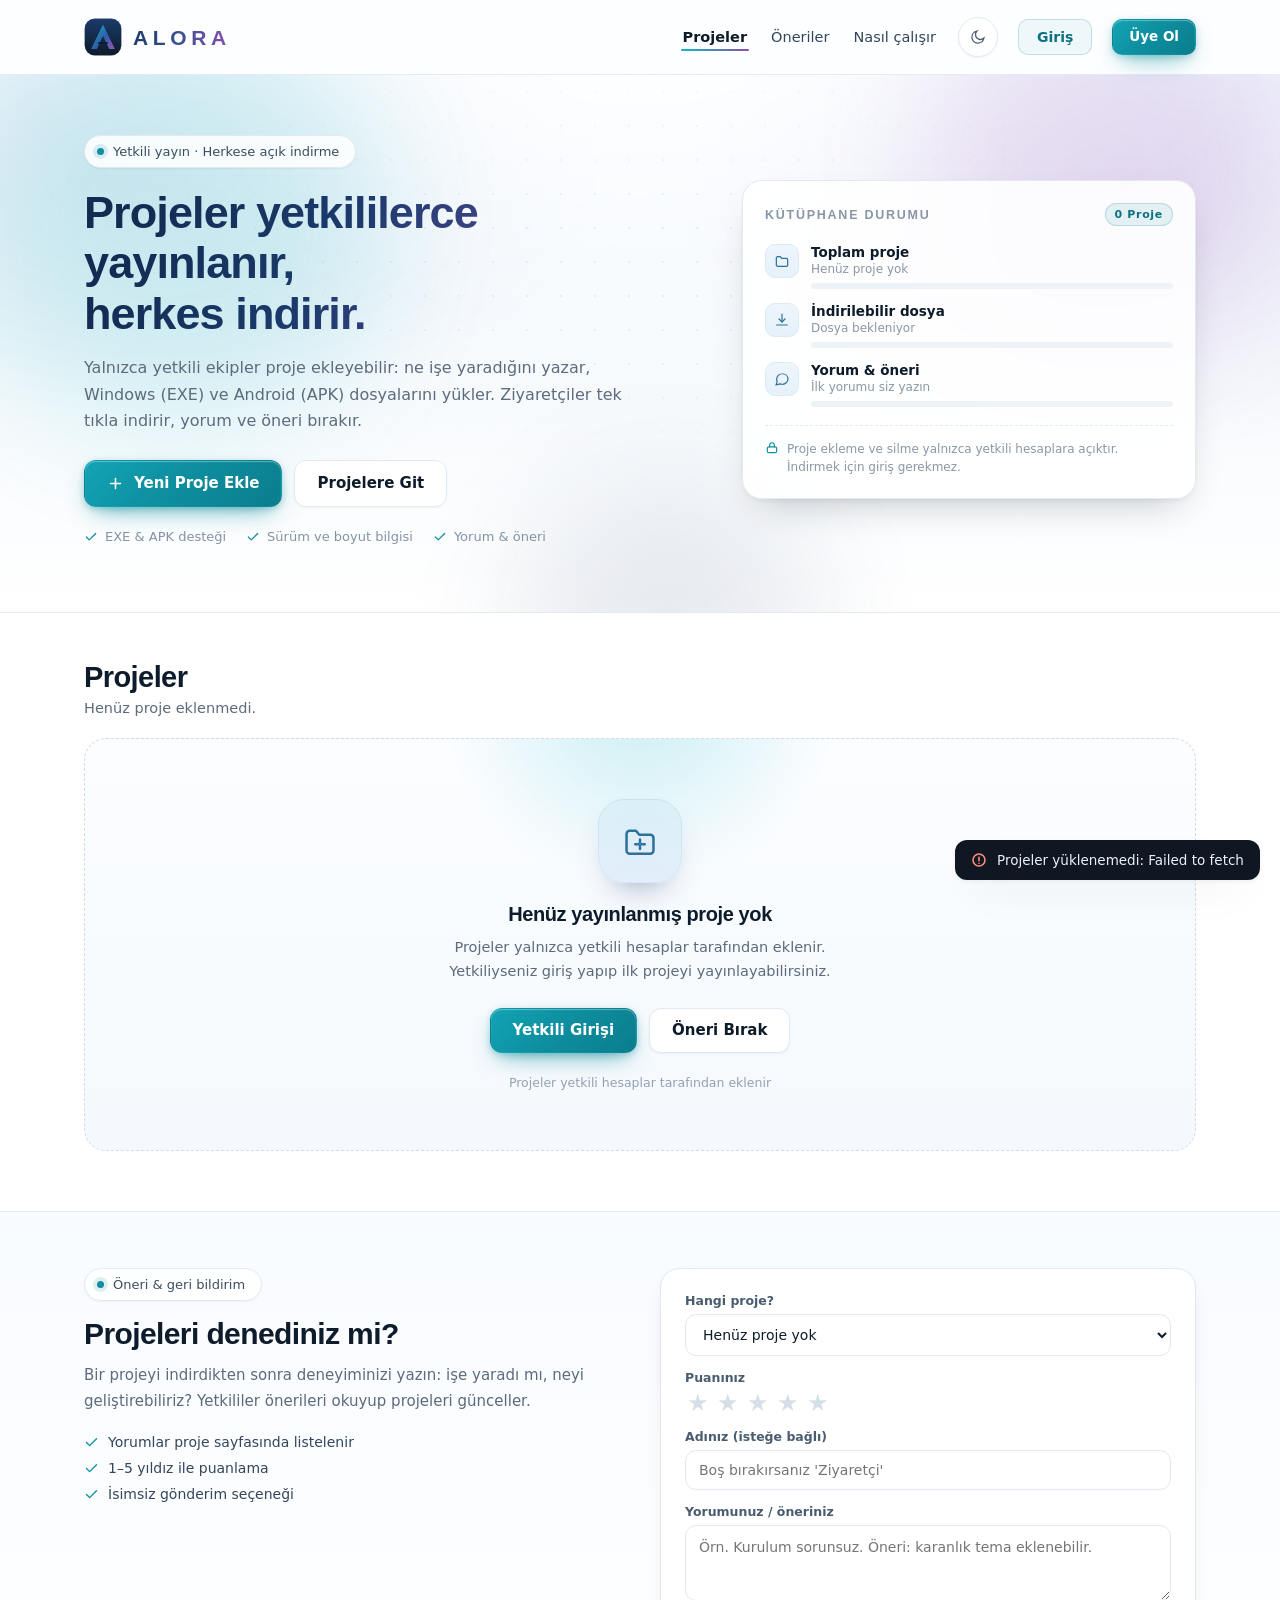
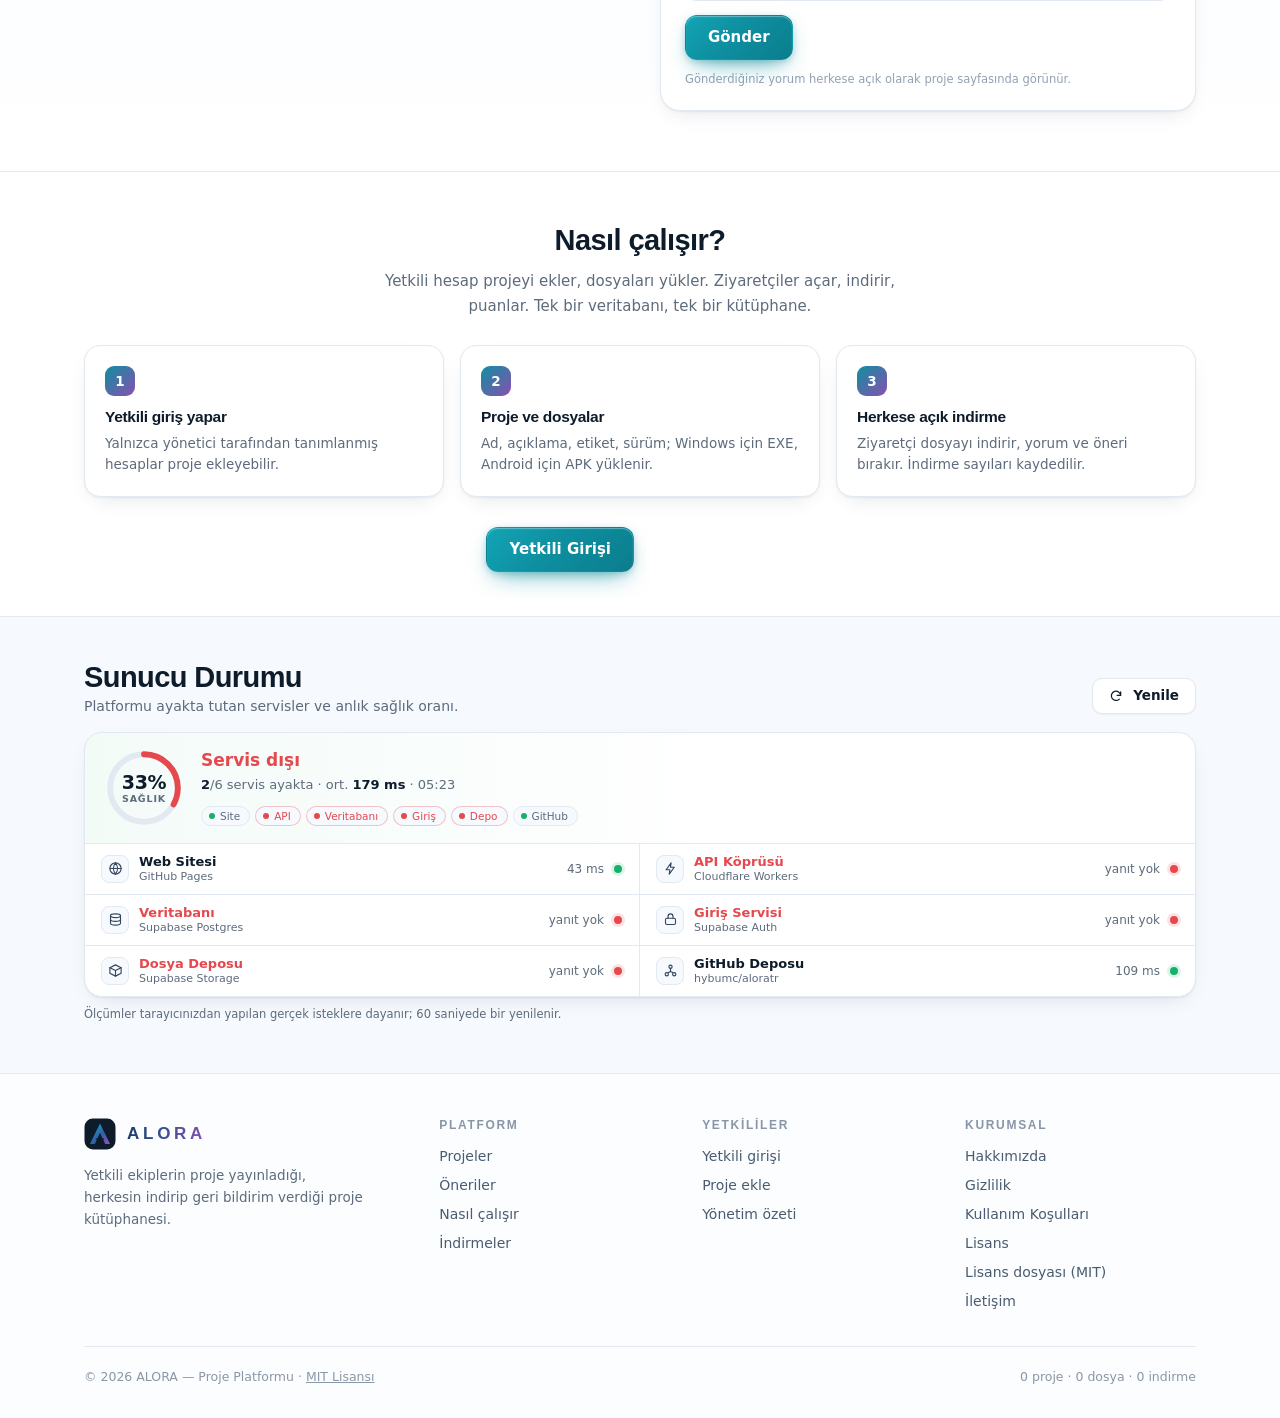
<file: index.html>
<!DOCTYPE html>
<html lang="tr">
<head>
<meta charset="utf-8" />
<meta name="viewport" content="width=device-width, initial-scale=1" />
<title>ALORA — Proje Kütüphanesi</title>
<meta name="description" content="ALORA proje kütüphanesi: yetkili ekip tarafından yayınlanan projeleri keşfedin, indirin ve geri bildirim bırakın." />
<link rel="icon" href="data:image/svg+xml,%3Csvg xmlns='http://www.w3.org/2000/svg' viewBox='0 0 64 64'%3E%3Crect width='64' height='64' rx='16' fill='%230d1b2a'/%3E%3Cpath d='M32 12 51 51h-9.4L32 31 22.4 51H13Z' fill='%2357c7d6'/%3E%3C/svg%3E" />
<style>
/* ALORA — stil dosyası */
:root{
  --ink:#0d1b2a;--ink-2:#33465c;--muted:#5d6b7c;--line:#e3e9f0;--bg:#f6f9fd;--card:#fff;
  --teal:#0e8fa0;--teal-l:#12b8c8;--teal-d:#0a7280;--navy:#1b3a6b;--purple:#8a4fb0;
  --shadow-sm:0 1px 2px rgba(13,27,42,.06), 0 8px 24px -12px rgba(13,27,42,.18);
  --shadow-md:0 2px 4px rgba(13,27,42,.05), 0 18px 40px -18px rgba(13,27,42,.28);
  --shadow-lg:0 30px 70px -30px rgba(13,27,42,.45);
  --r:14px;--ease:cubic-bezier(.2,.8,.3,1);
}
*{box-sizing:border-box}
section[id]{scroll-margin-top:88px}
html{scroll-behavior:smooth}
body{margin:0;font-family:'Inter',system-ui,-apple-system,sans-serif;color:var(--ink);background:var(--bg);-webkit-font-smoothing:antialiased;overflow-x:hidden}
h1,h2,h3,h4,.display{font-family:'Space Grotesk','Inter',sans-serif;letter-spacing:-.02em;margin:0}
a{color:inherit;text-decoration:none}
.wrap{max-width:1160px;margin:0 auto;padding:0 24px}
::selection{background:rgba(14,143,160,.22)}
.is-hidden{display:none!important}
.muted-small{color:var(--muted);font-size:13px}

#progress{position:fixed;top:0;left:0;height:2.5px;width:0%;z-index:100;background:linear-gradient(90deg,var(--teal-l),var(--navy) 55%,var(--purple));box-shadow:0 0 14px rgba(14,143,160,.7)}

/* header */
header{position:sticky;top:0;z-index:50;background:rgba(255,255,255,.8);backdrop-filter:blur(16px) saturate(150%);border-bottom:1px solid rgba(227,233,240,.9);transition:box-shadow .25s ease}
header.scrolled{box-shadow:0 10px 30px -22px rgba(13,27,42,.6)}
.nav{display:flex;align-items:center;gap:24px;height:74px}
.brand{display:flex;align-items:center;gap:11px;flex:0 0 auto}
.brand svg.logo{width:38px;height:38px;display:block;transition:transform .5s var(--ease)}
.brand:hover svg.logo{transform:rotate(-8deg) scale(1.06)}
.brand-name{font-family:'Space Grotesk',sans-serif;font-weight:700;font-size:21px;letter-spacing:.22em;line-height:1;background:linear-gradient(100deg,#1b3a6b,#3a4f92 45%,#8a4fb0);-webkit-background-clip:text;background-clip:text;color:transparent}
.nav-links{display:flex;gap:20px;margin-left:auto;align-items:center}
.nav-links a.navlink{font-size:14.5px;color:var(--ink-2);font-weight:500;padding:8px 2px;position:relative;transition:color .15s ease}
.nav-links a.navlink::after{content:"";position:absolute;left:0;right:0;bottom:2px;height:2px;border-radius:2px;background:linear-gradient(90deg,var(--teal-l),var(--purple));transform:scaleX(0);transform-origin:left;transition:transform .25s var(--ease)}
.nav-links a.navlink:hover{color:var(--ink)}
.nav-links a.navlink:hover::after{transform:scaleX(1)}
.nav-links a.navlink.active{color:var(--ink);font-weight:600}
.nav-links a.navlink.active::after{transform:scaleX(1)}

/* butonlar */
.btn{position:relative;display:inline-flex;align-items:center;justify-content:center;gap:10px;font-weight:600;font-size:15px;line-height:1;padding:14px 22px;border-radius:12px;border:1px solid transparent;cursor:pointer;text-decoration:none;white-space:nowrap;font-family:inherit;transition:transform .16s var(--ease),box-shadow .22s ease,background-color .22s ease,border-color .22s ease,color .22s ease,opacity .2s ease;-webkit-tap-highlight-color:transparent;overflow:hidden;isolation:isolate}
.btn:focus-visible{outline:none;box-shadow:0 0 0 3px #fff,0 0 0 5.5px var(--teal)}
.btn:active{transform:translateY(1px) scale(.995)}
.btn svg{flex:0 0 auto}
.btn-primary{color:#fff;background:linear-gradient(135deg,#12a4b5 0%,#0e8fa0 45%,#0b7d8d 100%);box-shadow:0 1px 1px rgba(255,255,255,.35) inset,0 10px 24px -10px rgba(14,143,160,.85),0 2px 6px rgba(11,125,141,.25)}
.btn-primary::before{content:"";position:absolute;inset:0;z-index:-1;background:linear-gradient(110deg,transparent 20%,rgba(255,255,255,.4) 45%,transparent 65%);transform:translateX(-120%);transition:transform .7s cubic-bezier(.3,.7,.2,1)}
.btn-primary:hover{transform:translateY(-2px);box-shadow:0 1px 1px rgba(255,255,255,.4) inset,0 18px 34px -12px rgba(14,143,160,.9),0 4px 10px rgba(11,125,141,.28)}
.btn-primary:hover::before{transform:translateX(120%)}
.arrow{transition:transform .22s var(--ease)}
.btn-primary:hover .arrow{transform:translateX(4px)}
.btn-secondary{color:var(--ink);background:#fff;border-color:var(--line);box-shadow:0 1px 2px rgba(13,27,42,.05)}
.btn-secondary:hover{transform:translateY(-2px);border-color:#c8d6e5;box-shadow:0 10px 22px -14px rgba(13,27,42,.5),0 2px 6px rgba(13,27,42,.06)}
.btn-ghost{padding:10px 18px;font-size:14px;border-radius:10px;color:#0b7180;background:rgba(14,143,160,.06);border-color:rgba(14,143,160,.22)}
.btn-ghost:hover{background:rgba(14,143,160,.12);border-color:rgba(14,143,160,.4);transform:translateY(-1px)}
.btn-icon{width:40px;height:40px;padding:0;border-radius:50%;color:#4a5c70;background:#fff;border-color:var(--line);box-shadow:0 1px 2px rgba(13,27,42,.05);overflow:visible}
.btn-icon:hover{color:var(--ink);transform:translateY(-1px);box-shadow:var(--shadow-sm)}
.btn-icon svg{transition:transform .45s var(--ease)}
.btn-icon:hover svg{transform:rotate(-28deg)}
.btn-sm{padding:10px 16px;font-size:13.5px;border-radius:10px}
.btn[disabled],.btn.is-disabled{opacity:.5;cursor:not-allowed;transform:none!important;box-shadow:none!important}
.btn[disabled]::before,.btn.is-disabled::before{display:none}

/* kullanıcı çipi */
.user-chip{display:flex;align-items:center;gap:10px;padding:6px 8px 6px 6px;border-radius:999px;background:#fff;border:1px solid var(--line);box-shadow:0 1px 2px rgba(13,27,42,.05)}
.uc-avatar{width:32px;height:32px;border-radius:50%;display:grid;place-items:center;font-weight:700;font-size:13px;color:#fff;background:linear-gradient(135deg,#12a4b5,#8a4fb0)}
.uc-main{display:flex;flex-direction:column;line-height:1.15}
.uc-main strong{font-size:13px}
.uc-main small{font-size:11px;color:var(--muted)}
.uc-out{width:28px;height:28px;border-radius:50%;border:1px solid var(--line);background:#fff;color:#6b7787;cursor:pointer;display:grid;place-items:center;transition:all .18s ease}
.uc-out:hover{color:#c0392b;border-color:#f0c4bd;background:#fdf3f2}

/* hero */
.hero{position:relative;overflow:hidden;padding:60px 0 68px;background:radial-gradient(900px 420px at 50% -8%,#fff 0%,rgba(255,255,255,0) 70%),radial-gradient(700px 380px at 12% 18%,rgba(27,58,107,.07),transparent 65%),radial-gradient(700px 380px at 88% 24%,rgba(138,79,176,.09),transparent 65%),linear-gradient(180deg,#f4f9ff 0%,#f7fafd 60%,#fff 100%);border-bottom:1px solid var(--line)}
.hero::before{content:"";position:absolute;inset:0;background-image:radial-gradient(rgba(27,58,107,.13) 1px,transparent 1px);background-size:34px 34px;-webkit-mask-image:radial-gradient(ellipse 70% 60% at 50% 35%,#000 20%,transparent 78%);mask-image:radial-gradient(ellipse 70% 60% at 50% 35%,#000 20%,transparent 78%);opacity:.55;pointer-events:none}
.aurora{position:absolute;inset:-20% -10%;pointer-events:none;filter:blur(60px);opacity:.5}
.aurora span{position:absolute;display:block;border-radius:50%;animation:float 18s ease-in-out infinite}
.aurora .a1{width:420px;height:420px;left:6%;top:6%;background:rgba(18,184,200,.3)}
.aurora .a2{width:360px;height:360px;right:8%;top:2%;background:rgba(138,79,176,.26);animation-delay:-6s}
.aurora .a3{width:300px;height:300px;left:42%;bottom:-8%;background:rgba(27,58,107,.2);animation-delay:-12s}
@keyframes float{0%,100%{transform:translate3d(0,0,0) scale(1)}33%{transform:translate3d(30px,-26px,0) scale(1.08)}66%{transform:translate3d(-24px,18px,0) scale(.95)}}
.particles{position:absolute;inset:0;overflow:hidden;pointer-events:none}
.particles i{position:absolute;width:4px;height:4px;border-radius:50%;background:radial-gradient(circle at 30% 30%,#7fd8e4,#1b6f9a);opacity:0;animation:rise 12s linear infinite}
@keyframes rise{0%{opacity:0;transform:translateY(20px) scale(.6)}12%{opacity:.9}80%{opacity:.5}100%{opacity:0;transform:translateY(-320px) scale(1.1)}}

.hero-inner{position:relative;z-index:2;display:grid;grid-template-columns:1.15fr .85fr;gap:44px;align-items:center}
.hero-copy{text-align:left}
.pill{display:inline-flex;align-items:center;gap:9px;padding:8px 16px 8px 12px;border-radius:999px;background:rgba(255,255,255,.85);border:1px solid var(--line);font-size:13px;font-weight:500;color:#3b4d61;box-shadow:0 1px 2px rgba(13,27,42,.05),0 10px 24px -18px rgba(13,27,42,.5);backdrop-filter:blur(8px)}
.pill .dot{width:7px;height:7px;border-radius:50%;background:var(--teal);box-shadow:0 0 0 4px rgba(14,143,160,.14);animation:pulse 2.4s ease-in-out infinite}
@keyframes pulse{0%,100%{box-shadow:0 0 0 3px rgba(14,143,160,.18)}50%{box-shadow:0 0 0 7px rgba(14,143,160,.04)}}
.hero h1{font-size:clamp(29px,4.3vw,45px);line-height:1.12;font-weight:700;margin:20px 0 0;background:linear-gradient(120deg,#132b52 10%,#1b3a6b 40%,#5b4a9e 80%);-webkit-background-clip:text;background-clip:text;color:transparent;animation:tiltIn .8s var(--ease) both}
@keyframes tiltIn{from{opacity:0;transform:translateY(16px)}to{opacity:1;transform:none}}
.hero p.lead{margin:16px 0 0;color:var(--muted);font-size:16px;line-height:1.65;max-width:54ch}
.hero-cta{display:flex;gap:12px;flex-wrap:wrap;margin-top:26px}
.hero-note{margin-top:22px;display:flex;gap:20px;flex-wrap:wrap;font-size:13px;color:#8493a4}
.hero-note span{display:inline-flex;align-items:center;gap:7px}
.hero-note svg{color:var(--teal)}

.hero-panel{position:relative;background:rgba(255,255,255,.88);border:1px solid var(--line);border-radius:20px;padding:22px;box-shadow:var(--shadow-md);backdrop-filter:blur(10px);animation:panelIn .9s var(--ease) .15s both}
@keyframes panelIn{from{opacity:0;transform:translateY(22px) scale(.98)}to{opacity:1;transform:none}}
.panel-head{display:flex;align-items:center;justify-content:space-between;gap:12px;margin-bottom:18px}
.panel-head h3{font-size:12.5px;letter-spacing:.14em;text-transform:uppercase;color:#8896a6;font-weight:600}
.panel-badge{font-size:11px;font-weight:700;letter-spacing:.06em;padding:4px 9px;border-radius:999px;background:rgba(14,143,160,.1);color:#0b7180;border:1px solid rgba(14,143,160,.22);white-space:nowrap}
.panel-rows{display:flex;flex-direction:column;gap:14px}
.panel-row{display:flex;align-items:flex-start;gap:12px}
.panel-row .pr-icon{width:34px;height:34px;border-radius:10px;display:grid;place-items:center;flex:0 0 auto;background:linear-gradient(180deg,#eef6fc,#e6f1fa);border:1px solid #dceaf6;color:#2f6f9a}
.panel-row .pr-main{flex:1;min-width:0}
.panel-row .pr-title{font-size:13.5px;font-weight:600;color:var(--ink)}
.panel-row .pr-sub{font-size:12px;color:#8a97a6;margin-top:2px}
.panel-bar{height:6px;border-radius:999px;background:#eef3f8;overflow:hidden;margin-top:7px}
.panel-bar i{display:block;height:100%;border-radius:999px;width:0;background:linear-gradient(90deg,var(--teal-l),var(--purple));transition:width 1s var(--ease)}
.panel-foot{margin-top:18px;padding-top:14px;border-top:1px dashed var(--line);font-size:12px;color:#8a97a6;display:flex;align-items:flex-start;gap:8px;line-height:1.5}
.panel-foot .lock{color:var(--teal);flex:0 0 auto;margin-top:1px}

/* projeler */
.projects{padding:48px 0 60px;background:#fff;border-bottom:1px solid var(--line)}
.bar-top{display:flex;align-items:flex-end;justify-content:space-between;gap:24px;flex-wrap:wrap;margin-bottom:22px}
.bar-top h2{font-size:clamp(23px,3.1vw,29px);font-weight:600}
.bar-top p{margin:6px 0 0;color:var(--muted);font-size:14.5px}
.toolbar{display:flex;gap:12px;align-items:center;flex-wrap:wrap;padding:14px;background:var(--bg);border:1px solid var(--line);border-radius:16px;margin-bottom:22px}
.search{position:relative;flex:1;min-width:200px}
.search svg{position:absolute;left:13px;top:50%;transform:translateY(-50%);color:#9aa8b6;pointer-events:none}
.search input{width:100%;height:42px;border-radius:11px;border:1px solid var(--line);background:#fff;padding:0 14px 0 40px;font-size:14px;color:var(--ink);font-family:inherit;transition:border-color .18s ease,box-shadow .18s ease}
.search input::placeholder{color:#9aa8b6}
.search input:focus{outline:none;border-color:rgba(14,143,160,.55);box-shadow:0 0 0 3px rgba(14,143,160,.14)}
.chips{display:flex;gap:8px;flex-wrap:wrap}
.chip{height:42px;padding:0 15px;border-radius:11px;border:1px solid var(--line);background:#fff;font-size:13.5px;font-weight:500;color:#4a5c70;cursor:pointer;font-family:inherit;display:inline-flex;align-items:center;gap:7px;transition:all .18s var(--ease)}
.chip:hover{border-color:#c8d6e5;color:var(--ink);transform:translateY(-1px)}
.chip:focus-visible{outline:none;box-shadow:0 0 0 3px rgba(14,143,160,.3)}
.chip[aria-pressed="true"]{background:linear-gradient(135deg,#12a4b5,#0b7d8d);color:#fff;border-color:transparent;box-shadow:0 8px 18px -10px rgba(14,143,160,.9)}
.chip .cnt{font-size:11px;font-weight:700;padding:1px 6px;border-radius:6px;background:rgba(13,27,42,.06);color:#4a5c70}
.chip[aria-pressed="true"] .cnt{background:rgba(255,255,255,.22);color:#fff}

.grid{display:grid;grid-template-columns:repeat(3,minmax(0,1fr));gap:18px}
.skeleton-grid{display:grid;grid-template-columns:repeat(3,minmax(0,1fr));gap:18px}
.sk-card{height:216px;border-radius:18px;border:1px solid var(--line);background:linear-gradient(100deg,#f4f7fb 30%,#eaf1f8 50%,#f4f7fb 70%);background-size:220% 100%;animation:shimmer 1.3s linear infinite}
@keyframes shimmer{to{background-position:-120% 0}}

.p-card{position:relative;background:#fff;border:1px solid var(--line);border-radius:18px;padding:20px;display:flex;flex-direction:column;gap:12px;box-shadow:var(--shadow-sm);transition:transform .25s var(--ease),box-shadow .25s ease,border-color .25s ease}
.p-card::before{content:"";position:absolute;inset:-1px;border-radius:inherit;padding:1px;background:linear-gradient(135deg,rgba(18,184,200,.7),rgba(138,79,176,.55),transparent 70%);-webkit-mask:linear-gradient(#000 0 0) content-box,linear-gradient(#000 0 0);mask:linear-gradient(#000 0 0) content-box,linear-gradient(#000 0 0);-webkit-mask-composite:xor;mask-composite:exclude;opacity:0;transition:opacity .3s ease;pointer-events:none}
.p-card:hover{transform:translateY(-5px);box-shadow:var(--shadow-md);border-color:transparent}
.p-card:hover::before{opacity:1}
.p-top{display:flex;align-items:flex-start;gap:12px}
.p-thumb{width:44px;height:44px;border-radius:13px;flex:0 0 auto;display:grid;place-items:center;color:#fff;font-family:'Space Grotesk',sans-serif;font-weight:700;font-size:17px;background:linear-gradient(135deg,#12a4b5,#2f5fa8 55%,#8a4fb0);box-shadow:0 10px 20px -12px rgba(27,58,107,.8);transition:transform .3s var(--ease)}
.p-card:hover .p-thumb{transform:rotate(-6deg) scale(1.05)}
.p-title{font-family:'Space Grotesk',sans-serif;font-size:16.5px;font-weight:600;line-height:1.25;word-break:break-word}
.p-meta{margin-top:6px;font-size:12px;color:#8a97a6;display:flex;gap:8px;flex-wrap:wrap;align-items:center}
.p-meta .sep{width:3px;height:3px;border-radius:50%;background:#c3ced9}
.p-desc{margin:0;font-size:14px;color:var(--muted);line-height:1.6;flex:1;display:-webkit-box;-webkit-line-clamp:3;-webkit-box-orient:vertical;overflow:hidden}
.tags{display:flex;gap:6px;flex-wrap:wrap}
.tag{font-size:11.5px;font-weight:500;padding:4px 9px;border-radius:7px;background:#f2f6fa;border:1px solid #e5edf5;color:#5d6b7c}
.p-actions{display:flex;gap:8px;margin-top:2px;align-items:center;flex-wrap:wrap}
.p-actions .btn{flex:1;min-width:0}
.os{display:inline-flex;align-items:center;gap:5px;font-size:11px;font-weight:700;padding:3px 7px;border-radius:6px;border:1px solid}
.os.windows{color:#1f6feb;background:#eff5ff;border-color:#d6e6ff}
.os.android{color:#0f9d58;background:#eefaf2;border-color:#cdeeda}
.os.other{color:#6b5bd2;background:#f4f2ff;border-color:#e2ddff}
.status{display:inline-flex;align-items:center;gap:6px;font-size:11.5px;font-weight:600;padding:4px 9px;border-radius:999px;letter-spacing:.02em}
.status i{width:6px;height:6px;border-radius:50%;display:block}
.status.yayinda{background:rgba(14,143,160,.1);color:#0b7180}
.status.yayinda i{background:#0e8fa0}
.status.bakimda{background:#fff7e6;color:#9a6b00}
.status.bakimda i{background:#e8a33d}
.notes-box{margin:0 0 16px;padding:14px 16px;border-radius:12px;border:1px solid #e6edf5;background:#f8fbff}
.notes-box strong{display:block;font-size:12px;letter-spacing:.08em;text-transform:uppercase;color:#8a97a6;margin-bottom:6px}
.notes-box p{margin:0;font-size:13.5px;line-height:1.6;color:var(--ink-2);white-space:pre-wrap}
html[data-theme="dark"] .notes-box{background:#0d1721;border-color:#1e2c39}
.status.arsiv{background:#f2f4f7;color:#6b7787}
.status.arsiv i{background:#9aa8b6}
.stars-mini{color:#e8a33d;font-size:12px;letter-spacing:1px}

.empty{position:relative;text-align:center;padding:60px 28px;border-radius:22px;border:1px dashed #cfdcea;background:linear-gradient(180deg,#fbfdff,#f5f9fd);overflow:hidden}
.empty::after{content:"";position:absolute;width:420px;height:420px;left:50%;top:-260px;transform:translateX(-50%);border-radius:50%;background:radial-gradient(circle,rgba(18,184,200,.22),transparent 65%);filter:blur(10px);pointer-events:none}
.empty-illust{position:relative;width:84px;height:84px;margin:0 auto 20px;border-radius:26px;display:grid;place-items:center;color:#2f6f9a;background:linear-gradient(180deg,#eef6fc,#e3eefa);border:1px solid #d9e8f6;box-shadow:0 18px 36px -22px rgba(27,58,107,.7);animation:bob 4.5s ease-in-out infinite}
@keyframes bob{0%,100%{transform:translateY(0)}50%{transform:translateY(-7px)}}
.empty h3{position:relative;font-size:20px;font-weight:600;margin:0 0 10px}
.empty p{position:relative;margin:0 auto 24px;max-width:48ch;color:var(--muted);font-size:14.5px;line-height:1.65}
.empty-actions{position:relative;display:flex;gap:12px;justify-content:center;flex-wrap:wrap}
.empty-hint{position:relative;margin-top:22px;font-size:12.5px;color:#93a1b1}

/* öneriler */
.suggest{padding:56px 0 60px;background:linear-gradient(180deg,#f8fbff,#fff);border-bottom:1px solid var(--line)}
.suggest-inner{display:grid;grid-template-columns:1fr 1fr;gap:40px;align-items:start}
.suggest-copy h2{font-size:clamp(23px,3vw,30px);margin:16px 0 12px;font-weight:600}
.suggest-copy p{color:var(--muted);font-size:15px;line-height:1.7;margin:0}
.suggest-list{list-style:none;padding:0;margin:20px 0 0;display:flex;flex-direction:column;gap:10px}
.suggest-list li{display:flex;align-items:center;gap:9px;font-size:14px;color:var(--ink-2)}
.suggest-list svg{color:var(--teal)}
.suggest-card{background:#fff;border:1px solid var(--line);border-radius:20px;padding:24px;box-shadow:var(--shadow-sm)}
.suggest-note{margin:12px 0 0;font-size:11.5px;color:#93a1b1}
.stars{display:flex;gap:4px}
.stars button{background:none;border:0;padding:0 2px;font-size:24px;line-height:1;color:#d6dfe8;cursor:pointer;transition:transform .15s var(--ease),color .15s ease}
.stars button:hover{transform:scale(1.12)}
.stars button.on{color:#f2b134}
.stars-sm button{font-size:20px}

/* band */
.band{padding:52px 0 44px;background:#fff}
.band-inner{position:relative;text-align:center}
.band-inner h2{position:relative;color:var(--ink);font-size:clamp(22px,3vw,29px);margin:0 0 12px;font-weight:600}
.band-inner p{position:relative;color:var(--muted);margin:0 auto 26px;max-width:56ch;font-size:15px;line-height:1.65}
.band-inner .btn-secondary{background:rgba(255,255,255,.1);color:#fff;border-color:rgba(255,255,255,.28);box-shadow:none;backdrop-filter:blur(6px)}
.band-inner .btn-secondary:hover{background:rgba(255,255,255,.18);border-color:rgba(255,255,255,.5)}
.band-cta{position:relative;display:flex;gap:12px;justify-content:center;flex-wrap:wrap}
.steps{position:relative;display:grid;grid-template-columns:repeat(3,1fr);gap:16px;margin:0 0 30px;text-align:left}
.step{background:var(--card);border:1px solid var(--line);border-radius:16px;padding:20px;box-shadow:var(--shadow-sm);transition:transform .25s var(--ease),box-shadow .25s var(--ease)}
.step:hover{transform:translateY(-3px);box-shadow:var(--shadow-md)}
.step-no{display:inline-grid;place-items:center;width:30px;height:30px;border-radius:9px;background:linear-gradient(135deg,var(--teal),var(--purple));color:#fff;font-weight:700;font-size:13.5px;margin-bottom:12px}
.step h3{color:var(--ink);font-size:15.5px;margin:0 0 7px;font-weight:650}
.step p{color:var(--muted);font-size:13.5px;line-height:1.6;margin:0}

.legal-card{max-width:680px}
.legal-body{max-height:64vh;overflow-y:auto;padding:4px 2px 2px;color:var(--ink-2);font-size:14.5px;line-height:1.75}
.legal-body h4{margin:18px 0 6px;font-size:14.5px;color:var(--ink);font-weight:700}
.legal-body p{margin:0 0 10px}
.legal-body ul{margin:0 0 12px;padding-left:20px}
.legal-body li{margin-bottom:6px}
.legal-body a{color:var(--brand,#2b7fff);text-decoration:underline}
.legal-note{margin-top:18px;padding-top:12px;border-top:1px solid var(--line);font-size:12.5px;color:var(--ink-3,#8794a3)}
html[data-theme="dark"] .legal-body{color:#b9c6d3}
html[data-theme="dark"] .legal-body h4{color:#e8eff6}
/* footer */
footer{border-top:1px solid var(--line);background:#fbfdff;padding:44px 0 34px}
.foot{display:grid;grid-template-columns:1.4fr 1fr 1fr 1fr;gap:32px}
.foot-brand{display:flex;flex-direction:column;gap:14px;max-width:280px}
.foot-brand p{margin:0;font-size:13.5px;color:var(--muted);line-height:1.65}
.foot h4{margin:0 0 14px;font-family:'Space Grotesk',sans-serif;font-size:12px;font-weight:600;letter-spacing:.14em;text-transform:uppercase;color:#8896a6}
.foot ul{list-style:none;margin:0;padding:0;display:flex;flex-direction:column;gap:10px}
.foot ul a{font-size:14px;color:#4a5c70;transition:color .15s ease,transform .2s var(--ease);display:inline-block;cursor:pointer}
.foot ul a:hover{color:var(--teal);transform:translateX(3px)}
.foot-bottom{margin-top:36px;padding-top:22px;border-top:1px solid var(--line);display:flex;justify-content:space-between;gap:16px;flex-wrap:wrap;font-size:12.5px;color:#8a97a6}

/* modal */
.modal{position:fixed;inset:0;z-index:200;display:none;align-items:center;justify-content:center;padding:24px}
.modal.open{display:flex}
.modal-back{position:absolute;inset:0;background:rgba(13,27,42,.5);backdrop-filter:blur(6px);animation:fadeIn .25s ease both}
@keyframes fadeIn{from{opacity:0}to{opacity:1}}
.modal-card{position:relative;width:100%;max-width:520px;background:#fff;border-radius:20px;border:1px solid var(--line);box-shadow:var(--shadow-lg);padding:26px;animation:modalIn .3s var(--ease) both;max-height:calc(100vh - 48px);overflow:auto}
.detail-card{max-width:680px}
@keyframes modalIn{from{opacity:0;transform:translateY(16px) scale(.97)}to{opacity:1;transform:none}}
.modal-head{display:flex;align-items:flex-start;justify-content:space-between;gap:16px;margin-bottom:20px}
.modal-head h3{font-size:19px;font-weight:600}
.modal-head p{margin:6px 0 0;font-size:13.5px;color:var(--muted)}
.field{display:flex;flex-direction:column;gap:6px;margin-bottom:14px}
.field label{font-size:12.5px;font-weight:600;color:#4a5c70}
.field input,.field textarea,.field select{font-family:inherit;font-size:14px;color:var(--ink);background:#fff;border:1px solid var(--line);border-radius:11px;padding:11px 13px;width:100%;transition:border-color .18s ease,box-shadow .18s ease}
.field textarea{resize:vertical;min-height:76px;line-height:1.55}
.field input:focus,.field textarea:focus,.field select:focus{outline:none;border-color:rgba(14,143,160,.55);box-shadow:0 0 0 3px rgba(14,143,160,.14)}
.field .hint{font-size:11.5px;color:#93a1b1}
.field.invalid input,.field.invalid textarea,.field.invalid select{border-color:#e06a6a}
.grid-2{display:grid;grid-template-columns:1fr 140px;gap:12px}
.form-error{background:#fdf1f0;border:1px solid #f3cdc8;color:#a3372b;font-size:13px;padding:10px 12px;border-radius:10px;margin-bottom:12px}
.drop{display:block;border:1.5px dashed #cfdcea;border-radius:13px;padding:14px;text-align:center;background:#f8fbfe;color:#7b8a9a;font-size:12.5px;cursor:pointer;transition:border-color .18s ease,background .18s ease,color .18s ease}
.drop:hover,.drop.dragover{border-color:rgba(14,143,160,.6);background:#f0f8fb;color:#0b7180}
.drop strong{color:var(--ink);font-weight:600}
.drop .fname{display:block;margin-top:6px;font-size:12px;color:#0b7180;font-weight:600;word-break:break-all}
.uploads{display:flex;flex-direction:column;gap:10px;margin:4px 0 16px}
.upload-row{display:grid;grid-template-columns:170px 1fr;gap:12px;align-items:center}
.upload-label{display:flex;align-items:center;gap:10px}
.upload-label div{display:flex;flex-direction:column;line-height:1.25}
.upload-label strong{font-size:12.5px}
.upload-label small{font-size:11px;color:#93a1b1}
.os-badge{width:30px;height:30px;border-radius:9px;display:grid;place-items:center;flex:0 0 auto}
.os-badge.win{background:#eff5ff;color:#1f6feb;border:1px solid #d6e6ff}
.os-badge.and{background:#eefaf2;color:#0f9d58;border:1px solid #cdeeda}
.os-badge.oth{background:#f4f2ff;color:#6b5bd2;border:1px solid #e2ddff}
.modal-foot{display:flex;gap:10px;justify-content:flex-end;margin-top:20px}
.modal-note{margin-top:14px;font-size:11.5px;color:#93a1b1;line-height:1.5;display:flex;gap:8px;align-items:flex-start}
.modal-note svg{margin-top:1px;flex:0 0 auto}

/* detay */
.detail-body p{font-size:14px;color:var(--ink-2);line-height:1.7;margin:0 0 16px;white-space:pre-wrap}
.dl-list{display:flex;flex-direction:column;gap:10px;margin-bottom:22px}
.dl-row{display:flex;align-items:center;gap:12px;padding:12px 14px;border:1px solid var(--line);border-radius:13px;background:#fbfdff;flex-wrap:wrap}
.dl-row .dl-main{flex:1;min-width:140px}
.dl-row .dl-name{font-size:13.5px;font-weight:600;word-break:break-all}
.dl-row .dl-sub{font-size:11.5px;color:#8a97a6;margin-top:3px}
.detail-comments{border-top:1px solid var(--line);padding-top:18px;margin-top:6px}
.detail-comments h4{font-size:14px;font-weight:600;margin:0 0 14px;display:flex;align-items:center;gap:8px}
.mini-count{font-size:11px;font-weight:700;background:#eef3f8;color:#4a5c70;padding:2px 7px;border-radius:999px}
.comment-list{display:flex;flex-direction:column;gap:12px;margin-bottom:18px;max-height:300px;overflow:auto}
.comment{padding:12px 14px;border-radius:12px;background:#f8fbfe;border:1px solid #eaf1f8}
.comment-head{display:flex;align-items:center;gap:8px;flex-wrap:wrap;margin-bottom:6px}
.comment-head strong{font-size:13px}
.comment-head .staff{font-size:10px;font-weight:700;letter-spacing:.04em;text-transform:uppercase;color:#0b7180;background:rgba(14,143,160,.12);padding:2px 6px;border-radius:5px}
.comment-head time{font-size:11.5px;color:#9aa8b6;margin-left:auto}
.comment p{margin:0;font-size:13.5px;color:var(--ink-2);line-height:1.6;white-space:pre-wrap;word-break:break-word}
.comment-form{display:grid;grid-template-columns:1fr;gap:10px}
.comment-form input,.comment-form textarea{font-family:inherit;font-size:13.5px;border:1px solid var(--line);border-radius:11px;padding:10px 12px;background:#fff;color:var(--ink)}
.comment-form textarea{min-height:70px;resize:vertical}
.comment-form .btn{justify-self:start}

/* toast */
.toast-wrap{position:fixed;right:20px;bottom:20px;z-index:300;display:flex;flex-direction:column;gap:10px}
.toast{display:flex;align-items:center;gap:10px;padding:12px 16px;border-radius:12px;background:#0f1822;color:#eaf1f8;font-size:13.5px;box-shadow:var(--shadow-md);animation:toastIn .3s var(--ease) both;max-width:340px}
.toast svg{color:#12b8c8;flex:0 0 auto}
.toast.err svg{color:#ff8b7d}
.toast.out{animation:toastOut .25s ease forwards}
@keyframes toastIn{from{opacity:0;transform:translateY(14px) scale(.97)}to{opacity:1;transform:none}}
@keyframes toastOut{to{opacity:0;transform:translateY(10px) scale(.97)}}


@media (max-width:1080px){
  .grid,.skeleton-grid{grid-template-columns:repeat(2,minmax(0,1fr))}
  .foot{grid-template-columns:1fr 1fr}
  .hero-inner{grid-template-columns:1fr;gap:30px}
  .hero-panel{max-width:520px}
  .suggest-inner{grid-template-columns:1fr;gap:26px}
  .steps{grid-template-columns:1fr}
}
@media (max-width:860px){
  .nav-links{gap:12px}
  .nav-links a.navlink.hide-sm{display:none}
  .uc-main{display:none}
}
@media (max-width:640px){
  .wrap{padding:0 18px}
  .nav{height:64px;gap:10px}
  .nav-links a.navlink{display:none}
  .brand-name{font-size:17px;letter-spacing:.16em}
  .hero{padding:42px 0 50px}
  .hero-cta .btn{width:100%}
  .grid,.skeleton-grid{grid-template-columns:1fr}
  .toolbar{padding:12px}
  .chip{height:38px;font-size:12.5px;padding:0 12px}
  .search input{height:38px}
  .band-inner{padding:38px 22px}
  .foot{grid-template-columns:1fr;gap:26px}
  .modal{padding:12px}
  .modal-card{padding:20px}
  .grid-2{grid-template-columns:1fr}
  .upload-row{grid-template-columns:1fr}
  .empty{padding:46px 18px}
  .btn-ghost{padding:9px 12px;font-size:13px}
}
@media (prefers-reduced-motion:reduce){
  *,*::before,*::after{transition:none!important;animation:none!important}
  .reveal{opacity:1;transform:none}
}

/* karanlık tema */
html[data-theme="dark"]{
  --ink:#eaf1f8;--ink-2:#b7c6d6;--muted:#93a4b7;--line:#22303f;--bg:#080e15;--card:#0f1822;
  --shadow-sm:0 1px 2px rgba(0,0,0,.5),0 8px 24px -12px rgba(0,0,0,.7);
  --shadow-md:0 2px 6px rgba(0,0,0,.5),0 22px 44px -20px rgba(0,0,0,.85);
}
html[data-theme="dark"] body{background:var(--bg);color:var(--ink)}
html[data-theme="dark"] .projects,html[data-theme="dark"] .band,html[data-theme="dark"] .status-sec{background:var(--bg)}
html[data-theme="dark"] .suggest{background:linear-gradient(180deg,#0a1219,#0b141d);border-bottom-color:#1a2733}
html[data-theme="dark"] .suggest-card{background:#0f1822;border-color:#1e2c39}
html[data-theme="dark"] .step{background:#0f1822;border-color:#1e2c39}
html[data-theme="dark"] .status-panel{background:#0f1822;border-color:#1e2c39}
html[data-theme="dark"] footer{background:#0b131c;border-top-color:#1a2733}
html[data-theme="dark"] .foot ul a{color:#b7c6d6}
html[data-theme="dark"] .foot h4{color:#7e8d9d}
html[data-theme="dark"] .foot-bottom{color:#8794a3;border-top-color:#1a2733}
html[data-theme="dark"] .foot-brand p{color:#8794a3}
html[data-theme="dark"] header{background:rgba(8,14,21,.8);border-bottom-color:#1a2733}
html[data-theme="dark"] .nav-links a.navlink{color:#b7c6d6}
html[data-theme="dark"] .nav-links a.navlink.active{color:#eaf1f8}
html[data-theme="dark"] .btn-secondary{background:#111c26;border-color:#25333f;color:#eaf1f8}
html[data-theme="dark"] .btn-secondary:hover{border-color:#3a4d5e;background:#14202c}
html[data-theme="dark"] .btn-icon{background:#111c26;border-color:#25333f;color:#a9bbcb}
html[data-theme="dark"] .btn-ghost{background:rgba(18,184,200,.1);border-color:rgba(18,184,200,.32);color:#6fdfe9}
html[data-theme="dark"] .user-chip{background:#111c26;border-color:#25333f}
html[data-theme="dark"] .uc-out{background:#0f1822;border-color:#25333f;color:#a9bbcb}
html[data-theme="dark"] .hero{background:radial-gradient(900px 420px at 50% -8%,rgba(30,60,90,.55) 0%,rgba(0,0,0,0) 70%),radial-gradient(700px 380px at 12% 18%,rgba(27,110,160,.22),transparent 65%),radial-gradient(700px 380px at 88% 24%,rgba(138,79,176,.2),transparent 65%),linear-gradient(180deg,#070d13 0%,#0a121a 60%,#080e15 100%);border-bottom-color:#1a2733}
html[data-theme="dark"] .hero::before{background-image:radial-gradient(rgba(120,190,220,.16) 1px,transparent 1px)}
html[data-theme="dark"] .hero h1{background:linear-gradient(120deg,#9fe4ee 10%,#7fb0e8 45%,#c79bea 90%);-webkit-background-clip:text;background-clip:text}
html[data-theme="dark"] .pill{background:rgba(20,32,44,.85);border-color:#25333f;color:#c4d3e1}
html[data-theme="dark"] .hero-panel{background:rgba(15,24,34,.9);border-color:#1e2c39}
html[data-theme="dark"] .panel-row .pr-icon{background:linear-gradient(180deg,#132330,#101c26);border-color:#1f3141;color:#6fbfd8}
html[data-theme="dark"] .panel-bar{background:#182634}
html[data-theme="dark"] .panel-badge{background:rgba(18,184,200,.12);border-color:rgba(18,184,200,.3);color:#6fdfe9}
html[data-theme="dark"] .projects{background:#0a121a;border-bottom-color:#1a2733}
html[data-theme="dark"] .toolbar{background:#0d1721;border-color:#1e2c39}
html[data-theme="dark"] .search input{background:#111c26;border-color:#25333f;color:#eaf1f8}
html[data-theme="dark"] .chip{background:#111c26;border-color:#25333f;color:#b7c6d6}
html[data-theme="dark"] .chip .cnt{background:rgba(255,255,255,.08);color:#b7c6d6}
html[data-theme="dark"] .p-card{background:#0f1822;border-color:#1e2c39}
html[data-theme="dark"] .p-card:hover{border-color:#2c3f4f}
html[data-theme="dark"] .tag{background:#131f2b;border-color:#22323f;color:#9db0c2}
html[data-theme="dark"] .sk-card{background:linear-gradient(100deg,#0f1a24 30%,#16232f 50%,#0f1a24 70%);background-size:220% 100%;border-color:#1e2c39}
html[data-theme="dark"] .empty{border-color:#25333f;background:linear-gradient(180deg,#0c1620,#0a121a)}
html[data-theme="dark"] .empty-illust{background:linear-gradient(180deg,#132330,#101c26);border-color:#1f3141;color:#6fbfd8}
html[data-theme="dark"] .suggest{background:linear-gradient(180deg,#0a121a,#080e15);border-bottom-color:#1a2733}
html[data-theme="dark"] .suggest-card{background:#0f1822;border-color:#1e2c39}
html[data-theme="dark"] .band{background:#0a121a}
html[data-theme="dark"] .modal-card{background:#0f1822;border-color:#1e2c39}
html[data-theme="dark"] .field input,html[data-theme="dark"] .field textarea,html[data-theme="dark"] .field select{background:#111c26;border-color:#25333f;color:#eaf1f8}
html[data-theme="dark"] .drop{background:#0d1721;border-color:#25333f;color:#8a9cad}
html[data-theme="dark"] .drop:hover{background:#101d29;color:#6fdfe9}
html[data-theme="dark"] .status.arsiv{background:#131f2b;color:#9db0c2}
html[data-theme="dark"] .dl-row{background:#0d1721;border-color:#1e2c39}
html[data-theme="dark"] .comment{background:#0d1721;border-color:#1e2c39}
html[data-theme="dark"] .comment-form input,html[data-theme="dark"] .comment-form textarea{background:#111c26;border-color:#25333f;color:#eaf1f8}
html[data-theme="dark"] .mini-count{background:#16232f;color:#9db0c2}
html[data-theme="dark"] footer{background:#070d13;border-top-color:#1a2733}
html[data-theme="dark"] .foot ul a{color:#a9bbcb}
html[data-theme="dark"] .foot-bottom{border-top-color:#1a2733;color:#6f8194}
html[data-theme="dark"] .hero-note,html[data-theme="dark"] .p-meta{color:#7a8c9e}
html[data-theme="dark"] .toast{background:#152330;color:#eaf1f8}


.legal-card{max-width:680px}
.legal-body{max-height:64vh;overflow-y:auto;padding:4px 2px 2px;color:var(--ink-2);font-size:14.5px;line-height:1.75}
.legal-body h4{margin:18px 0 6px;font-size:14.5px;color:var(--ink);font-weight:700}
.legal-body p{margin:0 0 10px}
.legal-body ul{margin:0 0 12px;padding-left:20px}
.legal-body li{margin-bottom:6px}
.legal-body a{color:#2b7fff;text-decoration:underline}
.legal-note{margin-top:18px;padding-top:12px;border-top:1px solid var(--line);font-size:12.5px;color:var(--muted)}
html[data-theme="dark"] .legal-body{color:#b9c6d3}
html[data-theme="dark"] .legal-body h4{color:#e8eff6}


/* ---- sunucu durumu ---- */
.status-sec{padding:44px 0 52px;border-top:1px solid var(--line);background:var(--bg)}
.status-sec .bar-top{margin-bottom:18px}
.status-sec .bar-top h2{margin:0 0 4px}
.status-sec .bar-top p{margin:0;color:var(--muted);font-size:14px}
.status-panel{background:var(--card);border:1px solid var(--line);border-radius:18px;box-shadow:var(--shadow-sm);overflow:hidden}
.sp-hero{display:flex;align-items:center;gap:18px;padding:16px 20px;border-bottom:1px solid var(--line);background:linear-gradient(90deg,rgba(23,178,106,.05),transparent 60%)}
.sp-gauge{position:relative;width:78px;height:78px;flex:0 0 78px}
.sp-gauge svg{width:78px;height:78px;transform:rotate(-90deg)}
.sp-track{fill:none;stroke:var(--line);stroke-width:9}
.sp-fill{fill:none;stroke:#17b26a;stroke-width:9;stroke-linecap:round;stroke-dasharray:327;stroke-dashoffset:327;transition:stroke-dashoffset .9s cubic-bezier(.4,0,.2,1),stroke .3s}
.sp-gauge-c{position:absolute;inset:0;display:flex;flex-direction:column;align-items:center;justify-content:center}
.sp-gauge-c strong{font-size:19px;font-weight:800;color:var(--ink);letter-spacing:-.02em;font-variant-numeric:tabular-nums}
.sp-gauge-c span{font-size:9.5px;text-transform:uppercase;letter-spacing:.09em;color:var(--muted);font-weight:650}
.sp-hero-txt{min-width:0}
.sp-state{font-size:17px;font-weight:750;color:var(--ink);margin-bottom:5px}
.sp-state.is-bad{color:#e5484d}
.sp-sub{font-size:13px;color:var(--muted);line-height:1.5}
.sp-sub b{color:var(--ink);font-variant-numeric:tabular-nums}
.sp-bars{display:flex;gap:5px;margin-top:11px;flex-wrap:wrap}
.sp-bar{display:flex;align-items:center;gap:5px;font-size:10.5px;color:var(--muted);background:var(--bg);border:1px solid var(--line);border-radius:20px;padding:3px 9px 3px 7px;white-space:nowrap}
.sp-bar i{width:6px;height:6px;border-radius:50%;background:#9aa8b6;flex:0 0 auto}
.sp-bar.up i{background:#17b26a}
.sp-bar.down i{background:#e5484d}
.sp-bar.down{color:#e5484d;border-color:rgba(229,72,77,.3)}
/* duzenleme: dosya listesi */
.edit-files{display:flex;flex-direction:column;gap:7px;margin-bottom:10px}
.edit-files .ef-row{display:flex;align-items:center;gap:9px;padding:8px 10px;border:1px solid var(--line);border-radius:9px;background:var(--bg);font-size:12.5px}
.edit-files .ef-row .ef-n{flex:1;min-width:0;overflow:hidden;text-overflow:ellipsis;white-space:nowrap}
.edit-files .ef-row .ef-s{color:var(--muted);font-size:11.5px;flex:0 0 auto}
.edit-files .ef-row .ef-x{border:0;background:transparent;color:#e5484d;cursor:pointer;font-size:15px;line-height:1;padding:2px 5px;border-radius:6px}
.edit-files .ef-row .ef-x:hover{background:rgba(229,72,77,.12)}
.edit-files .ef-empty{font-size:12.5px;color:var(--muted)}
.edit-addfile{display:flex;gap:8px;align-items:stretch}
.edit-addfile select{flex:0 0 auto;min-width:150px}
.edit-addfile .drop{flex:1;min-height:46px;margin:0}
.drop-sm{font-size:12.5px}
/* yukleme cubugu (modal ici) */
.up-bar{height:6px;border-radius:99px;background:var(--line);overflow:hidden;margin-top:10px}
.up-bar i{display:block;height:100%;width:0;background:linear-gradient(90deg,#0fb6a6,#1f8fdd);transition:width .18s ease}
.up-meta{display:flex;justify-content:space-between;font-size:11.5px;color:var(--muted);margin-top:5px}
.up-meta b{color:var(--text)}
/* dosya satiri boyut etiketi */
.dl-size{font-size:11.5px;color:var(--muted);font-weight:600;white-space:nowrap}
.sp-list{display:grid;grid-template-columns:1fr 1fr;gap:0}
.sp-row{display:grid;grid-template-columns:28px 1fr auto 9px;align-items:center;gap:10px;padding:10px 16px;border-bottom:1px solid var(--line)}
.sp-row:nth-child(odd){border-right:1px solid var(--line)}
.sp-row:nth-last-child(-n+2){border-bottom:none}
.sp-ic{width:28px;height:28px;display:grid;place-items:center;border-radius:8px;background:var(--bg);border:1px solid var(--line);color:var(--ink-2)}
.sp-n{display:flex;flex-direction:column;min-width:0}
.sp-n b,.sp-n{font-size:13px;font-weight:650;color:var(--ink);line-height:1.25}
.sp-n small{font-size:11px;color:var(--muted);font-weight:400}
.sp-v{font-size:12px;color:var(--muted);font-variant-numeric:tabular-nums;white-space:nowrap}
.sp-d{width:8px;height:8px;border-radius:50%;background:var(--line);transition:background .3s}
.sp-row.is-up .sp-d{background:#17b26a;box-shadow:0 0 0 3px rgba(23,178,106,.15)}
.sp-row.is-down .sp-d{background:#e5484d;box-shadow:0 0 0 3px rgba(229,72,77,.15)}
.sp-row.is-down .sp-n{color:#e5484d}
.sp-row.is-wait .sp-d{background:#9aa8b6;animation:spPulse 1.4s infinite}
@keyframes spPulse{0%{opacity:1}50%{opacity:.3}100%{opacity:1}}
.sp-note{margin:10px 0 0;font-size:11.5px;color:var(--muted)}
html[data-theme="dark"] .sp-hero{background:linear-gradient(90deg,rgba(23,178,106,.07),transparent 60%)}
@media(max-width:820px){
  .sp-list{grid-template-columns:1fr}
  .sp-row:nth-child(odd){border-right:none}
  .sp-row:nth-last-child(2){border-bottom:1px solid var(--line)}
  .sp-hero{gap:16px;padding:18px}
  .sp-gauge,.sp-gauge svg{width:80px;height:80px;flex-basis:80px}
}

/* ---- kullanıcı menüsü (v2) ---- */
.um-wrap{position:relative;display:flex;align-items:center;gap:7px}
.um-btn{display:inline-flex;align-items:center;gap:8px;border:1px solid var(--line);background:#fff;color:var(--ink);border-radius:999px;padding:5px 12px 5px 6px;font:inherit;font-size:13px;font-weight:600;cursor:pointer;transition:border-color .16s,box-shadow .16s,transform .16s;text-decoration:none;min-height:38px}
.um-btn:hover{border-color:var(--brand);text-decoration:none}
.um-panel,.um-panel:visited{border-radius:11px;padding:8px 14px;min-height:38px;
  background:linear-gradient(135deg,#12b8c8 0%,#0d8fa0 100%) !important;
  color:#ffffff !important;border:1px solid #0d8fa0 !important;
  font-weight:700;letter-spacing:.01em;
  box-shadow:0 6px 16px -8px rgba(18,184,200,.85);display:inline-flex;align-items:center;gap:6px}
.um-panel span,.um-panel svg{color:#ffffff !important;fill:none}
.um-panel:hover,.um-panel:focus{color:#ffffff !important;background:linear-gradient(135deg,#0f9fb5 0%,#0a7280 100%) !important;
  box-shadow:0 10px 24px -8px rgba(18,184,200,1);text-decoration:none}
.um-panel:active{transform:translateY(1px)}
.um-av{width:28px;height:28px;border-radius:50%;display:grid;place-items:center;font-size:11.5px;font-weight:800;color:#fff;background:linear-gradient(135deg,#12a4b5,#8a4fb0);flex:0 0 auto;letter-spacing:.02em}
.um-av.lg{width:38px;height:38px;font-size:14px}
.um-txt{display:flex;flex-direction:column;line-height:1.15;text-align:left;max-width:120px}
.um-txt strong{font-size:12.5px;white-space:nowrap;overflow:hidden;text-overflow:ellipsis}
.um-role{font-size:10.5px;font-weight:650;text-transform:lowercase;letter-spacing:.02em;color:var(--muted)}
.um-role.admin{color:#8a4fb0}
.um-role.yetkili{color:#0a94a4}
.um-caret{opacity:.6;transition:transform .2s;flex:0 0 auto}
.um-wrap.open .um-caret{transform:rotate(180deg)}
.um-drop{position:absolute;top:calc(100% + 9px);right:0;min-width:230px;background:#fff;border:1px solid var(--line);border-radius:15px;box-shadow:0 18px 44px -18px rgba(13,27,42,.35),0 2px 6px rgba(13,27,42,.06);padding:7px;z-index:200;
  opacity:0;transform:translateY(-8px) scale(.97);pointer-events:none;transition:opacity .17s ease,transform .17s ease;transform-origin:top right}
.um-wrap.open .um-drop{opacity:1;transform:translateY(0) scale(1);pointer-events:auto}
.um-drop-head{display:flex;align-items:center;gap:10px;padding:9px 10px 11px;border-bottom:1px solid var(--line);margin-bottom:6px}
.um-drop-head span:last-child{display:flex;flex-direction:column;line-height:1.25;min-width:0}
.um-drop-head strong{font-size:13px;color:var(--ink);white-space:nowrap;overflow:hidden;text-overflow:ellipsis}
.um-drop-head small{font-size:11.5px;color:var(--muted)}
.um-item{display:flex;align-items:center;gap:9px;width:100%;padding:9px 10px;border-radius:9px;font:inherit;font-size:13px;font-weight:550;color:var(--ink-2);background:transparent;border:0;cursor:pointer;text-decoration:none;text-align:left;transition:background .14s,color .14s}
.um-item:hover{background:rgba(18,184,200,.09);color:var(--brand);text-decoration:none}
.um-item svg{flex:0 0 auto;opacity:.85}
.um-sep{height:1px;background:var(--line);margin:6px 4px}
.um-out{color:#c62b30}
.um-out:hover{background:rgba(229,72,77,.1);color:#c62b30}
html[data-theme="dark"] .um-btn{background:#111c26;border-color:#25333f;color:var(--ink)}
html[data-theme="dark"] .um-panel{background:linear-gradient(135deg,var(--brand),#0f9fb5);border-color:transparent;color:#fff}
html[data-theme="dark"] .um-drop{background:#0f1822;border-color:#25333f;box-shadow:0 22px 50px -18px rgba(0,0,0,.9)}
html[data-theme="dark"] .um-item:hover{background:rgba(94,230,242,.11)}
@media(max-width:560px){ .um-txt{display:none} .um-panel .hide-sm{display:none} }

/* ---- kullanıcı menüsü: mobil ve tema garantileri ---- */
@media (max-width:900px){
  .um-txt{display:none}
  .um-panel{padding:8px 11px;border-radius:10px}
  .um-panel .hide-sm{display:none}
  .um-drop{min-width:212px}
}
@media (max-width:640px){
  .nav-links{gap:8px}
  .um-wrap{margin-left:auto}
  .um-btn{min-height:34px}
  .um-av{width:26px;height:26px;font-size:11px}
}
html[data-theme="dark"] .um-btn{background:#111c26;border-color:#25333f;color:#eaf1f8}
html[data-theme="dark"] .um-txt strong{color:#eaf1f8}
html[data-theme="dark"] .um-panel{background:linear-gradient(135deg,#12b8c8,#0d8fa0) !important;border-color:#0d8fa0 !important;color:#fff !important}
html[data-theme="dark"] .um-panel:hover{color:#fff}
html[data-theme="dark"] .um-drop{background:#0f1822;border-color:#25333f}
html[data-theme="dark"] .um-drop-head{border-color:#25333f}
html[data-theme="dark"] .um-drop-head strong{color:#eaf1f8}
html[data-theme="dark"] .um-item{color:#b7c6d6}
html[data-theme="dark"] .um-item:hover{background:rgba(94,230,242,.12);color:#5ee6f2}
html[data-theme="dark"] .um-sep{background:#25333f}

/* yukleme ilerlemesi */
.up-bar{height:7px;border-radius:6px;background:#e3eaf2;overflow:hidden;margin-top:9px}
.up-bar>i{display:block;height:100%;width:0;border-radius:6px;background:linear-gradient(90deg,#12b8c8,#0d8fa0);transition:width .18s ease}
.up-meta{display:flex;justify-content:space-between;font-size:11.5px;color:#5d6b7c;margin-top:5px;font-variant-numeric:tabular-nums}
.up-meta b{color:#0d8fa0}
</style>
</head>
<body>

<div id="progress" aria-hidden="true"></div>

<header id="hdr">
  <div class="wrap nav">
    <a class="brand" href="#top" aria-label="ALORA ana sayfa">
      <svg class="logo" viewBox="0 0 64 64" role="img" aria-label="ALORA logosu">
        <defs>
          <linearGradient id="lg" x1="0" y1="0" x2="1" y2="1">
            <stop offset="0" stop-color="#12b8c8"/><stop offset=".55" stop-color="#2f5fa8"/><stop offset="1" stop-color="#9a52b8"/>
          </linearGradient>
          <linearGradient id="lg2" x1="0" y1="0" x2="0" y2="1">
            <stop offset="0" stop-color="#1b3a6b"/><stop offset="1" stop-color="#0d1b2a"/>
          </linearGradient>
        </defs>
        <rect x="1" y="1" width="62" height="62" rx="17" fill="url(#lg2)"/>
        <rect x="1" y="1" width="62" height="62" rx="17" fill="none" stroke="rgba(255,255,255,.14)"/>
        <path d="M32 11 52 52h-9.6L32 30.2 21.6 52H12Z" fill="url(#lg)"/>
        <path d="M25 42h14" stroke="#0d1b2a" stroke-width="3.2" stroke-linecap="round" opacity=".85"/>
      </svg>
      <span class="brand-name">ALORA</span>
    </a>

    <nav class="nav-links" aria-label="Ana menü">
      <a href="#projeler" class="navlink active">Projeler</a>
      <a href="#oneriler" class="navlink hide-sm">Öneriler</a>
      <a href="#nasil" class="navlink hide-sm">Nasıl çalışır</a>
      <button class="btn btn-icon" type="button" aria-label="Tema değiştir" id="themeBtn">
        <svg width="17" height="17" viewBox="0 0 24 24" fill="none" stroke="currentColor" stroke-width="1.8" stroke-linecap="round">
          <path d="M21 12.8A8.5 8.5 0 1 1 11.2 3a6.6 6.6 0 0 0 9.8 9.8Z"/>
        </svg>
      </button>

      <a class="btn btn-ghost" href="giris.html" id="loginBtn">
        <svg width="15" height="15" viewBox="0 0 24 24" fill="none" stroke="currentColor" stroke-width="1.8" stroke-linecap="round">
          <rect x="4" y="10" width="16" height="10" rx="2.5"/><path d="M8 10V7a4 4 0 0 1 8 0v3"/>
        </svg>
        Giriş
      </a>
      <a class="btn btn-primary btn-sm" href="kayit.html" id="signupBtn">Üye Ol</a>
      <a class="btn btn-ghost is-hidden" href="ayarlar.html" id="navSettings">Ayarlar</a>
      <button class="btn btn-ghost is-hidden" type="button" id="navLogout">Çıkış</button>
    </nav>
  </div>
</header>

<main id="top">
  <!-- HERO -->
  <section class="hero">
    <div class="aurora" aria-hidden="true"><span class="a1"></span><span class="a2"></span><span class="a3"></span></div>
    <div class="particles" id="particles" aria-hidden="true"></div>

    <div class="wrap hero-inner">
      <div class="hero-copy">
        <span class="pill"><span class="dot"></span> Yetkili yayın · Herkese açık indirme</span>
        <h1>Projeler yetkililerce yayınlanır,<br>herkes indirir.</h1>
        <p class="lead">Yalnızca yetkili ekipler proje ekleyebilir: ne işe yaradığını yazar, Windows (EXE) ve Android (APK) dosyalarını yükler. Ziyaretçiler tek tıkla indirir, yorum ve öneri bırakır.</p>
        <div class="hero-cta">
          <button class="btn btn-primary" type="button" id="heroAddBtn" data-open-add>
            <svg width="17" height="17" viewBox="0 0 24 24" fill="none" stroke="currentColor" stroke-width="2.2" stroke-linecap="round"><path d="M12 5v14M5 12h14"/></svg>
            Yeni Proje Ekle
          </button>
          <a href="#projeler" class="btn btn-secondary">Projelere Git</a>
        </div>
        <div class="hero-note">
          <span><svg width="14" height="14" viewBox="0 0 24 24" fill="none" stroke="currentColor" stroke-width="2.2" stroke-linecap="round" stroke-linejoin="round"><path d="M20 6 9 17l-5-5"/></svg> EXE &amp; APK desteği</span>
          <span><svg width="14" height="14" viewBox="0 0 24 24" fill="none" stroke="currentColor" stroke-width="2.2" stroke-linecap="round" stroke-linejoin="round"><path d="M20 6 9 17l-5-5"/></svg> Sürüm ve boyut bilgisi</span>
          <span><svg width="14" height="14" viewBox="0 0 24 24" fill="none" stroke="currentColor" stroke-width="2.2" stroke-linecap="round" stroke-linejoin="round"><path d="M20 6 9 17l-5-5"/></svg> Yorum &amp; öneri</span>
        </div>
      </div>

      <aside class="hero-panel" aria-label="Kütüphane durumu">
        <div class="panel-head">
          <h3>Kütüphane Durumu</h3>
          <span class="panel-badge" id="libBadge">0 Proje</span>
        </div>
        <div class="panel-rows">
          <div class="panel-row">
            <span class="pr-icon"><svg width="16" height="16" viewBox="0 0 24 24" fill="none" stroke="currentColor" stroke-width="1.8" stroke-linecap="round" stroke-linejoin="round"><path d="M3.5 7.5A2 2 0 0 1 5.5 5.5h4l2 2.5h7a2 2 0 0 1 2 2v8a2 2 0 0 1-2 2h-13a2 2 0 0 1-2-2Z"/></svg></span>
            <div class="pr-main">
              <div class="pr-title">Toplam proje</div>
              <div class="pr-sub" id="statProjects">Yükleniyor…</div>
              <div class="panel-bar"><i id="barProjects" style="--w:0%"></i></div>
            </div>
          </div>
          <div class="panel-row">
            <span class="pr-icon"><svg width="16" height="16" viewBox="0 0 24 24" fill="none" stroke="currentColor" stroke-width="1.8" stroke-linecap="round" stroke-linejoin="round"><path d="M12 3v12"/><path d="M7.5 10.5 12 15l4.5-4.5"/><path d="M4 19.5h16"/></svg></span>
            <div class="pr-main">
              <div class="pr-title">İndirilebilir dosya</div>
              <div class="pr-sub" id="statFiles">Hesaplanıyor…</div>
              <div class="panel-bar"><i id="barFiles" style="--w:0%"></i></div>
            </div>
          </div>
          <div class="panel-row">
            <span class="pr-icon"><svg width="16" height="16" viewBox="0 0 24 24" fill="none" stroke="currentColor" stroke-width="1.8" stroke-linecap="round" stroke-linejoin="round"><path d="M21 11.5a8.4 8.4 0 0 1-9 8.4 9 9 0 0 1-3.3-.6L3 21l1.7-5.1a8.4 8.4 0 0 1-.7-3.4 8.4 8.4 0 0 1 8.4-8.4 8.4 8.4 0 0 1 8.6 7.4Z"/></svg></span>
            <div class="pr-main">
              <div class="pr-title">Yorum &amp; öneri</div>
              <div class="pr-sub" id="statComments">—</div>
              <div class="panel-bar"><i id="barComments" style="--w:0%"></i></div>
            </div>
          </div>
        </div>
        <div class="panel-foot">
          <svg class="lock" width="14" height="14" viewBox="0 0 24 24" fill="none" stroke="currentColor" stroke-width="2" stroke-linecap="round"><rect x="4" y="10" width="16" height="10" rx="2.5"/><path d="M8 10V7a4 4 0 0 1 8 0v3"/></svg>
          <span>Proje ekleme ve silme yalnızca yetkili hesaplara açıktır. İndirmek için giriş gerekmez.</span>
        </div>
      </aside>
    </div>
  </section>

  <!-- PROJECTS -->
  <section class="projects" id="projeler">
    <div class="wrap">
      <div class="bar-top">
        <div>
          <h2>Projeler</h2>
          <p id="projSub">Yükleniyor…</p>
        </div>
        <button class="btn btn-primary btn-sm is-hidden" type="button" id="addProjectBtn" data-open-add>
          <svg width="15" height="15" viewBox="0 0 24 24" fill="none" stroke="currentColor" stroke-width="2.4" stroke-linecap="round"><path d="M12 5v14M5 12h14"/></svg>
          Yeni Proje
        </button>
      </div>

      <div class="toolbar is-hidden" id="toolbar">
        <div class="search">
          <svg width="16" height="16" viewBox="0 0 24 24" fill="none" stroke="currentColor" stroke-width="2" stroke-linecap="round"><circle cx="11" cy="11" r="7"/><path d="M16.5 16.5 21 21"/></svg>
          <input type="search" id="searchInput" placeholder="Proje adı, açıklama veya etiket ara…" aria-label="Projelerde ara" />
        </div>
        <div class="chips" role="group" aria-label="Platforma göre filtrele">
          <button class="chip" type="button" data-platform="all" aria-pressed="true">Tümü <span class="cnt" id="cntAll">0</span></button>
          <button class="chip" type="button" data-platform="windows" aria-pressed="false">
            <svg width="13" height="13" viewBox="0 0 24 24" fill="currentColor"><path d="M3 5.5 10.5 4.4v7.2H3Zm9 -1.4L21 3v8.6h-9ZM3 12.6h7.5v7.1L3 18.6Zm9 0h9V21l-9-1.3Z"/></svg>
            Windows
          </button>
          <button class="chip" type="button" data-platform="android" aria-pressed="false">
            <svg width="13" height="13" viewBox="0 0 24 24" fill="currentColor"><path d="M7 9h10a1 1 0 0 1 1 1v8a2 2 0 0 1-2 2H8a2 2 0 0 1-2-2v-8a1 1 0 0 1 1-1Zm-3 .5a1.5 1.5 0 0 1 3 0v6a1.5 1.5 0 0 1-3 0Zm13 0a1.5 1.5 0 0 1 3 0v6a1.5 1.5 0 0 1-3 0ZM9 19.5h1.5v2a1.5 1.5 0 0 1-3 0Zm4.5 0H15v2a1.5 1.5 0 0 1-3 0ZM7.2 7.5c.3-1.8 1.6-3.2 3.3-3.8l-.8-1.4.7-.4.9 1.5a6.4 6.4 0 0 1 3.4 0l.9-1.5.7.4-.8 1.4c1.7.6 3 2 3.3 3.8Zm3-1.4a.7.7 0 1 0 0-1.4.7.7 0 0 0 0 1.4Zm3.6 0a.7.7 0 1 0 0-1.4.7.7 0 0 0 0 1.4Z"/></svg>
            Android
          </button>
        </div>
      </div>

      <div class="skeleton-grid" id="skeleton">
        <div class="sk-card"></div><div class="sk-card"></div><div class="sk-card"></div>
      </div>

      <div class="empty is-hidden" id="emptyState">
        <div class="empty-illust" aria-hidden="true">
          <svg width="38" height="38" viewBox="0 0 24 24" fill="none" stroke="currentColor" stroke-width="1.6" stroke-linecap="round" stroke-linejoin="round">
            <path d="M3.5 7.5A2 2 0 0 1 5.5 5.5h4l2 2.5h7a2 2 0 0 1 2 2v8a2 2 0 0 1-2 2h-13a2 2 0 0 1-2-2Z"/>
            <path d="M12 11v6M9 14h6" stroke-dasharray="2 2"/>
          </svg>
        </div>
        <h3>Henüz yayınlanmış proje yok</h3>
        <p>Projeler yalnızca yetkili hesaplar tarafından eklenir. Yetkiliyseniz giriş yapıp ilk projeyi yayınlayabilirsiniz.</p>
        <div class="empty-actions">
          <button class="btn btn-primary" type="button" data-open-login id="emptyLoginBtn">Yetkili Girişi</button>
          <a href="#oneriler" class="btn btn-secondary">Öneri Bırak</a>
        </div>
        <div class="empty-hint">Projeler yetkili hesaplar tarafından eklenir</div>
      </div>

      <div class="grid is-hidden" id="grid"></div>

      <div class="empty is-hidden" id="noResults">
        <div class="empty-illust" aria-hidden="true">
          <svg width="36" height="36" viewBox="0 0 24 24" fill="none" stroke="currentColor" stroke-width="1.7" stroke-linecap="round"><circle cx="11" cy="11" r="7"/><path d="M16.5 16.5 21 21"/></svg>
        </div>
        <h3>Aramanıza uygun proje bulunamadı</h3>
        <p>Farklı bir kelime deneyin veya filtreyi "Tümü" yapın.</p>
        <div class="empty-actions"><button class="btn btn-secondary" type="button" id="clearFilters">Filtreleri Temizle</button></div>
      </div>
    </div>
  </section>

  <!-- ÖNERİLER -->
  <section class="suggest" id="oneriler">
    <div class="wrap suggest-inner">
      <div class="suggest-copy">
        <span class="pill"><span class="dot"></span> Öneri &amp; geri bildirim</span>
        <h2>Projeleri denediniz mi?</h2>
        <p>Bir projeyi indirdikten sonra deneyiminizi yazın: işe yaradı mı, neyi geliştirebiliriz? Yetkililer önerileri okuyup projeleri günceller.</p>
        <ul class="suggest-list">
          <li><svg width="15" height="15" viewBox="0 0 24 24" fill="none" stroke="currentColor" stroke-width="2.2" stroke-linecap="round" stroke-linejoin="round"><path d="M20 6 9 17l-5-5"/></svg> Yorumlar proje sayfasında listelenir</li>
          <li><svg width="15" height="15" viewBox="0 0 24 24" fill="none" stroke="currentColor" stroke-width="2.2" stroke-linecap="round" stroke-linejoin="round"><path d="M20 6 9 17l-5-5"/></svg> 1–5 yıldız ile puanlama</li>
          <li><svg width="15" height="15" viewBox="0 0 24 24" fill="none" stroke="currentColor" stroke-width="2.2" stroke-linecap="round" stroke-linejoin="round"><path d="M20 6 9 17l-5-5"/></svg> İsimsiz gönderim seçeneği</li>
        </ul>
      </div>

      <form class="suggest-card" id="suggestForm">
        <div class="field">
          <label for="sgProject">Hangi proje?</label>
          <select id="sgProject"></select>
        </div>
        <div class="field">
          <label>Puanınız</label>
          <div class="stars" id="starRow" role="radiogroup" aria-label="Puan">
            <button type="button" data-star="1" aria-label="1 yıldız">★</button>
            <button type="button" data-star="2" aria-label="2 yıldız">★</button>
            <button type="button" data-star="3" aria-label="3 yıldız">★</button>
            <button type="button" data-star="4" aria-label="4 yıldız">★</button>
            <button type="button" data-star="5" aria-label="5 yıldız">★</button>
            <input type="hidden" id="sgRating" value="0" />
          </div>
        </div>
        <div class="field">
          <label for="sgName">Adınız (isteğe bağlı)</label>
          <input id="sgName" type="text" maxlength="40" placeholder="Boş bırakırsanız 'Ziyaretçi'" />
        </div>
        <div class="field">
          <label for="sgBody">Yorumunuz / öneriniz</label>
          <textarea id="sgBody" maxlength="1200" placeholder="Örn. Kurulum sorunsuz. Öneri: karanlık tema eklenebilir."></textarea>
        </div>
        <button class="btn btn-primary" type="submit" id="sgSubmit">Gönder</button>
        <p class="suggest-note">Gönderdiğiniz yorum herkese açık olarak proje sayfasında görünür.</p>
      </form>
    </div>
  </section>

  <!-- NASIL ÇALIŞIR -->
  <section class="band" id="nasil">
    <div class="wrap">
      <div class="band-inner">
        <h2>Nasıl çalışır?</h2>
        <p>Yetkili hesap projeyi ekler, dosyaları yükler. Ziyaretçiler açar, indirir, puanlar. Tek bir veritabanı, tek bir kütüphane.</p>
        <div class="steps">
          <div class="step"><span class="step-no">1</span><h3>Yetkili giriş yapar</h3><p>Yalnızca yönetici tarafından tanımlanmış hesaplar proje ekleyebilir.</p></div>
          <div class="step"><span class="step-no">2</span><h3>Proje ve dosyalar</h3><p>Ad, açıklama, etiket, sürüm; Windows için EXE, Android için APK yüklenir.</p></div>
          <div class="step"><span class="step-no">3</span><h3>Herkese açık indirme</h3><p>Ziyaretçi dosyayı indirir, yorum ve öneri bırakır. İndirme sayıları kaydedilir.</p></div>
        </div>
        <div class="band-cta">
          <button class="btn btn-primary" type="button" data-open-add>Yeni Proje Ekle
            <svg class="arrow" width="16" height="16" viewBox="0 0 24 24" fill="none" stroke="currentColor" stroke-width="2" stroke-linecap="round" stroke-linejoin="round"><path d="M5 12h14M13 6l6 6-6 6"/></svg>
          </button>
          <button class="btn btn-secondary" type="button" data-open-login>Yetkili Girişi</button>
        </div>
      </div>
    </div>
  </section>

  <!-- SYSTEM STATUS -->
  <section class="status-sec" id="durum">
    <div class="wrap">
      <div class="bar-top">
        <div>
          <h2>Sunucu Durumu</h2>
          <p>Platformu ayakta tutan servisler ve anlık sağlık oranı.</p>
        </div>
        <button class="btn btn-secondary btn-sm" type="button" id="spRefresh">
          <svg width="14" height="14" viewBox="0 0 24 24" fill="none" stroke="currentColor" stroke-width="2.2" stroke-linecap="round" stroke-linejoin="round"><path d="M20 11a8 8 0 1 0-2.3 6.3M20 5v6h-6"/></svg>
          Yenile
        </button>
      </div>
      <div class="status-panel" id="statusPanel">
        <div class="sp-hero">
          <div class="sp-gauge">
            <svg viewBox="0 0 120 120" aria-hidden="true">
              <circle class="sp-track" cx="60" cy="60" r="52"></circle>
              <circle class="sp-fill" id="spRing" cx="60" cy="60" r="52"></circle>
            </svg>
            <div class="sp-gauge-c"><strong id="spPct">…</strong><span>sağlık</span></div>
          </div>
          <div class="sp-hero-txt">
            <div class="sp-state" id="spWord">Ölçülüyor…</div>
            <div class="sp-sub"><b id="spUp">0</b>/<span id="spTotal">6</span> servis ayakta · ort. <b id="spAvg">—</b> · <span id="spTime">—</span></div>
            <div class="sp-bars" id="spBars"></div>
          </div>
        </div>
        <div class="sp-list">
          <div class="sp-row is-wait" data-svc="site">
            <span class="sp-ic"><svg width="15" height="15" viewBox="0 0 24 24" fill="none" stroke="currentColor" stroke-width="1.8" stroke-linecap="round"><circle cx="12" cy="12" r="9"/><path d="M3 12h18M12 3a15 15 0 0 1 0 18 15 15 0 0 1 0-18"/></svg></span>
            <span class="sp-n">Web Sitesi<small>GitHub Pages</small></span>
            <span class="sp-v">…</span><span class="sp-d"></span>
          </div>
          <div class="sp-row is-wait" data-svc="bridge">
            <span class="sp-ic"><svg width="15" height="15" viewBox="0 0 24 24" fill="none" stroke="currentColor" stroke-width="1.8" stroke-linecap="round" stroke-linejoin="round"><path d="M13 3 5 14h6l-1 7 8-11h-6l1-7Z"/></svg></span>
            <span class="sp-n">API Köprüsü<small>Cloudflare Workers</small></span>
            <span class="sp-v">…</span><span class="sp-d"></span>
          </div>
          <div class="sp-row is-wait" data-svc="db">
            <span class="sp-ic"><svg width="15" height="15" viewBox="0 0 24 24" fill="none" stroke="currentColor" stroke-width="1.8" stroke-linecap="round"><ellipse cx="12" cy="6" rx="8" ry="3"/><path d="M4 6v6c0 1.7 3.6 3 8 3s8-1.3 8-3V6"/><path d="M4 12v6c0 1.7 3.6 3 8 3s8-1.3 8-3v-6"/></svg></span>
            <span class="sp-n">Veritabanı<small>Supabase Postgres</small></span>
            <span class="sp-v">…</span><span class="sp-d"></span>
          </div>
          <div class="sp-row is-wait" data-svc="auth">
            <span class="sp-ic"><svg width="15" height="15" viewBox="0 0 24 24" fill="none" stroke="currentColor" stroke-width="1.8" stroke-linecap="round"><rect x="4" y="10" width="16" height="10" rx="2.5"/><path d="M8 10V7a4 4 0 0 1 8 0v3"/></svg></span>
            <span class="sp-n">Giriş Servisi<small>Supabase Auth</small></span>
            <span class="sp-v">…</span><span class="sp-d"></span>
          </div>
          <div class="sp-row is-wait" data-svc="storage">
            <span class="sp-ic"><svg width="15" height="15" viewBox="0 0 24 24" fill="none" stroke="currentColor" stroke-width="1.8" stroke-linecap="round" stroke-linejoin="round"><path d="M12 3 3 7.5v9L12 21l9-4.5v-9L12 3Z"/><path d="M3 7.5 12 12l9-4.5M12 12v9"/></svg></span>
            <span class="sp-n">Dosya Deposu<small>Supabase Storage</small></span>
            <span class="sp-v">…</span><span class="sp-d"></span>
          </div>
          <div class="sp-row is-wait" data-svc="github">
            <span class="sp-ic"><svg width="15" height="15" viewBox="0 0 24 24" fill="none" stroke="currentColor" stroke-width="1.8" stroke-linecap="round"><circle cx="12" cy="6" r="2.6"/><circle cx="6" cy="18" r="2.6"/><circle cx="18" cy="18" r="2.6"/><path d="M12 8.6v3.4a3 3 0 0 1-3 3H8.6M12 12a3 3 0 0 0 3 3h.4"/></svg></span>
            <span class="sp-n">GitHub Deposu<small>hybumc/aloratr</small></span>
            <span class="sp-v">…</span><span class="sp-d"></span>
          </div>
        </div>
      </div>
      <p class="sp-note">Ölçümler tarayıcınızdan yapılan gerçek isteklere dayanır; 60 saniyede bir yenilenir.</p>
    </div>
  </section>

</main>

<footer id="kaynaklar">
  <div class="wrap">
    <div class="foot">
      <div class="foot-brand">
        <a class="brand" href="#top" aria-label="ALORA">
          <svg class="logo" viewBox="0 0 64 64" aria-hidden="true" style="width:32px;height:32px">
            <rect x="1" y="1" width="62" height="62" rx="17" fill="#0d1b2a"/>
            <path d="M32 11 52 52h-9.6L32 30.2 21.6 52H12Z" fill="url(#lg)"/>
            <path d="M25 42h14" stroke="#0d1b2a" stroke-width="3.2" stroke-linecap="round" opacity=".85"/>
          </svg>
          <span class="brand-name" style="font-size:17px">ALORA</span>
        </a>
        <p>Yetkili ekiplerin proje yayınladığı, herkesin indirip geri bildirim verdiği proje kütüphanesi.</p>
      </div>
      <div>
        <h4>Platform</h4>
        <ul>
          <li><a href="#projeler">Projeler</a></li>
          <li><a href="#oneriler">Öneriler</a></li>
          <li><a href="#nasil">Nasıl çalışır</a></li>
          <li><a href="#projeler">İndirmeler</a></li>
        </ul>
      </div>
      <div>
        <h4>Yetkililer</h4>
        <ul>
          <li><a href="#" data-open-login>Yetkili girişi</a></li>
          <li><a href="#" data-open-add>Proje ekle</a></li>
          <li><a href="#" id="adminStatsLink">Yönetim özeti</a></li>
        </ul>
      </div>
      <div>
        <h4>Kurumsal</h4>
        <ul>
          <li><a href="#" data-legal="hakkimizda">Hakkımızda</a></li>
          <li><a href="#" data-legal="gizlilik">Gizlilik</a></li>
          <li><a href="#" data-legal="kosullar">Kullanım Koşulları</a></li>
          <li><a href="#" data-legal="lisans">Lisans</a></li>
          <li><a href="LICENSE">Lisans dosyası (MIT)</a></li>
          <li><a href="#" data-legal="iletisim">İletişim</a></li>
        </ul>
      </div>
    </div>
    <div class="foot-bottom">
      <span>© <span id="year">2026</span> ALORA — Proje Platformu · <a href="#" data-legal="lisans" style="color:inherit;text-decoration:underline">MIT Lisansı</a></span>
      <span id="footStats">Sunucuya bağlanılıyor…</span>
    </div>
  </div>
</footer>

<!-- GİRİŞ MODALI -->
<div class="modal" id="loginModal" role="dialog" aria-modal="true" aria-labelledby="loginTitle">
  <div class="modal-back" data-close-modal></div>
  <div class="modal-card" style="max-width:420px">
    <div class="modal-head">
      <div>
        <h3 id="loginTitle">Yetkili girişi</h3>
        <p>Proje eklemek için yetkili hesabınızla giriş yapın.</p>
      </div>
      <button class="btn btn-icon" type="button" aria-label="Kapat" data-close-modal style="width:34px;height:34px">
        <svg width="16" height="16" viewBox="0 0 24 24" fill="none" stroke="currentColor" stroke-width="2.2" stroke-linecap="round"><path d="M6 6l12 12M18 6 6 18"/></svg>
      </button>
    </div>
    <form id="loginForm" novalidate>
      <div class="field">
        <label for="lgUser">Kullanıcı adı</label>
        <input id="lgUser" type="text" autocomplete="username" required />
      </div>
      <div class="field">
        <label for="lgPass">Şifre</label>
        <input id="lgPass" type="password" autocomplete="current-password" required />
      </div>
      <div class="form-error is-hidden" id="loginError"></div>
      <div class="modal-foot">
        <button class="btn btn-secondary btn-sm" type="button" data-close-modal>Vazgeç</button>
        <button class="btn btn-primary btn-sm" type="submit" id="loginSubmit">Giriş Yap</button>
      </div>
      <div class="modal-note">
        <svg width="14" height="14" viewBox="0 0 24 24" fill="none" stroke="currentColor" stroke-width="2" stroke-linecap="round"><circle cx="12" cy="12" r="9"/><path d="M12 11v5M12 8h.01"/></svg>
        <span>Hesabınız yok mu? Yönetici sizin için hesap açar. İndirmek için giriş gerekmez.</span>
      </div>
    </form>
  </div>
</div>

<!-- PROJE EKLEME MODALI -->
<div class="modal" id="addModal" role="dialog" aria-modal="true" aria-labelledby="addTitle">
  <div class="modal-back" data-close-modal></div>
  <div class="modal-card" style="max-width:620px">
    <div class="modal-head">
      <div>
        <h3 id="addTitle">Yeni proje ekle</h3>
        <p>Projenin ne işe yaradığını yazın, EXE ve/veya APK dosyalarını yükleyin.</p>
      </div>
      <button class="btn btn-icon" type="button" aria-label="Kapat" data-close-modal style="width:34px;height:34px">
        <svg width="16" height="16" viewBox="0 0 24 24" fill="none" stroke="currentColor" stroke-width="2.2" stroke-linecap="round"><path d="M6 6l12 12M18 6 6 18"/></svg>
      </button>
    </div>

    <form id="projectForm" novalidate>
      <div class="grid-2">
        <div class="field">
          <label for="fName">Proje adı *</label>
          <input id="fName" type="text" placeholder="Örn. Saha Görüntü Analizi" required maxlength="80" />
        </div>
        <div class="field">
          <label for="fVersion">Sürüm</label>
          <input id="fVersion" type="text" placeholder="1.0.0" maxlength="24" />
        </div>
      </div>

      <div class="field">
        <label for="fDesc">Ne işe yarar? *</label>
        <textarea id="fDesc" placeholder="Projenin amacını, kimlerin kullanacağını ve nasıl çalıştığını anlatın." maxlength="2000" style="min-height:92px"></textarea>
      </div>

      <div class="field">
        <label for="fTags">Etiketler</label>
        <input id="fTags" type="text" placeholder="görüntü işleme, yapay zeka, depo" />
        <span class="hint">Virgülle ayırın (en fazla 6 etiket).</span>
      </div>

      <div class="field">
        <label for="fStatus">Durum</label>
        <select id="fStatus">
          <option value="yayinda">Yayında (herkes görür)</option>
          <option value="bakimda">Bakımda (uyarı etiketiyle görünür)</option>
          <option value="arsiv">Arşiv (yalnızca yetkililer görür)</option>
        </select>
      </div>

      <div class="field">
        <label for="fNotes">Güncelleme notları</label>
        <textarea id="fNotes" maxlength="4000" placeholder="- Yeni özellikler&#10;- Hata düzeltmeleri" style="min-height:80px"></textarea>
        <span class="hint">Ziyaretçiler proje detayında görür.</span>
      </div>

      <div class="uploads">
        <div class="upload-row">
          <div class="upload-label">
            <span class="os-badge win">
              <svg width="14" height="14" viewBox="0 0 24 24" fill="currentColor"><path d="M3 5.5 10.5 4.4v7.2H3Zm9 -1.4L21 3v8.6h-9ZM3 12.6h7.5v7.1L3 18.6Zm9 0h9V21l-9-1.3Z"/></svg>
            </span>
            <div><strong>Windows (EXE)</strong><small>.exe, .msi, .zip</small></div>
          </div>
          <label class="drop" for="fileWindows">
            <strong>Dosya seç</strong> veya sürükle
            <span class="fname" data-fname="windows"></span>
            <input id="fileWindows" type="file" class="is-hidden" data-platform="windows" accept=".exe,.msi,.zip,.msix,.7z" />
          </label>
        </div>

        <div class="upload-row">
          <div class="upload-label">
            <span class="os-badge and">
              <svg width="14" height="14" viewBox="0 0 24 24" fill="currentColor"><path d="M7 9h10a1 1 0 0 1 1 1v8a2 2 0 0 1-2 2H8a2 2 0 0 1-2-2v-8a1 1 0 0 1 1-1Zm-3 .5a1.5 1.5 0 0 1 3 0v6a1.5 1.5 0 0 1-3 0Zm13 0a1.5 1.5 0 0 1 3 0v6a1.5 1.5 0 0 1-3 0ZM9 19.5h1.5v2a1.5 1.5 0 0 1-3 0Zm4.5 0H15v2a1.5 1.5 0 0 1-3 0ZM7.2 7.5c.3-1.8 1.6-3.2 3.3-3.8l-.8-1.4.7-.4.9 1.5a6.4 6.4 0 0 1 3.4 0l.9-1.5.7.4-.8 1.4c1.7.6 3 2 3.3 3.8Zm3-1.4a.7.7 0 1 0 0-1.4.7.7 0 0 0 0 1.4Zm3.6 0a.7.7 0 1 0 0-1.4.7.7 0 0 0 0 1.4Z"/></svg>
            </span>
            <div><strong>Android (APK)</strong><small>.apk, .aab, .zip</small></div>
          </div>
          <label class="drop" for="fileAndroid">
            <strong>Dosya seç</strong> veya sürükle
            <span class="fname" data-fname="android"></span>
            <input id="fileAndroid" type="file" class="is-hidden" data-platform="android" accept=".apk,.aab,.zip" />
          </label>
        </div>

        <div class="upload-row">
          <div class="upload-label">
            <span class="os-badge oth">
              <svg width="14" height="14" viewBox="0 0 24 24" fill="none" stroke="currentColor" stroke-width="1.9" stroke-linecap="round" stroke-linejoin="round"><path d="M3.5 7.5A2 2 0 0 1 5.5 5.5h4l2 2.5h7a2 2 0 0 1 2 2v8a2 2 0 0 1-2 2h-13a2 2 0 0 1-2-2Z"/></svg>
            </span>
            <div><strong>Diğer</strong><small>Linux, macOS, doküman…</small></div>
          </div>
          <label class="drop" for="fileOther">
            <strong>Dosya seç</strong> veya sürükle
            <span class="fname" data-fname="other"></span>
            <input id="fileOther" type="file" class="is-hidden" data-platform="other" />
          </label>
        </div>
      </div>

      <div class="form-error is-hidden" id="addError"></div>
      <div class="modal-foot">
        <button class="btn btn-secondary btn-sm" type="button" data-close-modal>Vazgeç</button>
        <button class="btn btn-primary btn-sm" type="submit" id="addSubmit">Projeyi Yayınla</button>
      </div>
      <div class="modal-note">
        <svg width="14" height="14" viewBox="0 0 24 24" fill="none" stroke="currentColor" stroke-width="2" stroke-linecap="round"><circle cx="12" cy="12" r="9"/><path d="M12 11v5M12 8h.01"/></svg>
        <span>Dosyalar sunucudaki veritabanına ve disk alanına kaydedilir. Tek dosya sınırı 200 MB.</span>
      </div>
    </form>
  </div>
</div>

<!-- PROJE DUZENLEME MODALI (tam) -->
<div class="modal" id="editModal" role="dialog" aria-modal="true" aria-labelledby="editTitle">
  <div class="modal-back" data-close-modal></div>
  <div class="modal-card" style="max-width:640px">
    <div class="modal-head">
      <div>
        <h3 id="editTitle">Projeyi düzenle</h3>
        <p>Tüm alanları değiştirebilirsiniz. Dosyalar aşağıdan eklenir/silinir.</p>
      </div>
      <button class="btn btn-icon" type="button" aria-label="Kapat" data-close-modal style="width:34px;height:34px">
        <svg width="16" height="16" viewBox="0 0 24 24" fill="none" stroke="currentColor" stroke-width="2.2" stroke-linecap="round"><path d="M6 6l12 12M18 6 6 18"/></svg>
      </button>
    </div>

    <form id="editForm" novalidate>
      <input type="hidden" id="eId" />
      <div class="grid-2">
        <div class="field">
          <label for="eName">Proje adı *</label>
          <input id="eName" type="text" required maxlength="80" />
        </div>
        <div class="field">
          <label for="eVersion">Sürüm</label>
          <input id="eVersion" type="text" maxlength="24" />
        </div>
      </div>

      <div class="field">
        <label for="eDesc">Ne işe yarar? *</label>
        <textarea id="eDesc" maxlength="2000" style="min-height:92px"></textarea>
      </div>

      <div class="field">
        <label for="eTags">Etiketler</label>
        <input id="eTags" type="text" />
        <span class="hint">Virgülle ayırın (en fazla 6 etiket).</span>
      </div>

      <div class="field">
        <label for="eStatus">Durum</label>
        <select id="eStatus">
          <option value="yayinda">Yayında (herkes görür)</option>
          <option value="bakimda">Bakımda (uyarı etiketiyle görünür)</option>
          <option value="arsiv">Arşiv (yalnızca yetkililer görür)</option>
        </select>
      </div>

      <div class="field">
        <label for="eNotes">Güncelleme notları</label>
        <textarea id="eNotes" maxlength="4000" style="min-height:80px"></textarea>
      </div>

      <div class="field">
        <label>Dosyalar</label>
        <div id="editFileList" class="edit-files"></div>
        <div class="edit-addfile">
          <select id="eFilePlatform">
            <option value="windows">Windows (EXE)</option>
            <option value="android">Android (APK)</option>
            <option value="other">Diğer</option>
          </select>
          <label class="drop drop-sm" for="eFileInput">
            <strong>Dosya seç</strong> veya sürükle
            <span class="fname" id="eFileName"></span>
            <input id="eFileInput" type="file" class="is-hidden" />
          </label>
        </div>
        <div class="up-bar" id="eBar" style="display:none"><i></i></div>
        <div class="up-meta" id="eMeta" style="display:none"></div>
      </div>

      <div class="form-error is-hidden" id="editError"></div>
      <div class="modal-foot">
        <button class="btn btn-secondary btn-sm" type="button" data-close-modal>Vazgeç</button>
        <button class="btn btn-primary btn-sm" type="submit" id="editSubmit">Kaydet</button>
      </div>
    </form>
  </div>
</div>

<!-- PROJE DETAY MODALI -->
<div class="modal" id="detailModal" role="dialog" aria-modal="true" aria-labelledby="detailTitle">
  <div class="modal-back" data-close-modal></div>
  <div class="modal-card detail-card">
    <div class="modal-head">
      <div>
        <h3 id="detailTitle">Proje</h3>
        <p id="detailMeta"></p>
      </div>
      <button class="btn btn-icon" type="button" aria-label="Kapat" data-close-modal style="width:34px;height:34px">
        <svg width="16" height="16" viewBox="0 0 24 24" fill="none" stroke="currentColor" stroke-width="2.2" stroke-linecap="round"><path d="M6 6l12 12M18 6 6 18"/></svg>
      </button>
    </div>
    <div id="detailBody"></div>

    <div class="detail-comments">
      <h4>Yorumlar ve öneriler <span id="detailCommentCount" class="mini-count">0</span></h4>
      <div id="commentList" class="comment-list"><p class="muted-small">Yükleniyor…</p></div>

      <form id="commentForm" class="comment-form">
        <div class="stars stars-sm" data-stars="detail" role="radiogroup" aria-label="Puan">
          <button type="button" data-star="1" aria-label="1 yıldız">★</button>
          <button type="button" data-star="2" aria-label="2 yıldız">★</button>
          <button type="button" data-star="3" aria-label="3 yıldız">★</button>
          <button type="button" data-star="4" aria-label="4 yıldız">★</button>
          <button type="button" data-star="5" aria-label="5 yıldız">★</button>
          <input type="hidden" class="rating-input" value="0" />
        </div>
        <input type="text" class="c-author" maxlength="40" placeholder="Adınız (isteğe bağlı)" />
        <textarea class="c-body" maxlength="1200" placeholder="İşe yaradı mı? Ne geliştirilebilir?" required></textarea>
        <button class="btn btn-primary btn-sm" type="submit">Yorumu Gönder</button>
      </form>
    </div>
  </div>
</div>

<div class="toast-wrap" id="toasts" aria-live="polite"></div>


<script src="alora-api.js"></script>
<script src="alora-auth.js"></script>
<script src="user-menu.js"></script>
<script>
/* tema düğmesi — erken ve garantili bağlama */
document.addEventListener("click", function (e) {
  var btn = e.target.closest && e.target.closest("#themeBtn");
  if (!btn) return;
  e.preventDefault();
  var root = document.documentElement;
  var dark = root.getAttribute("data-theme") === "dark";
  if (dark) root.removeAttribute("data-theme");
  else root.setAttribute("data-theme", "dark");
  try { localStorage.setItem("alora.theme", dark ? "light" : "dark"); } catch (err) {}
});
try { if (localStorage.getItem("alora.theme") === "dark") document.documentElement.setAttribute("data-theme", "dark"); } catch (e) {}
</script>
<script>
/* ============================================================
   ALORA — sayfa içeriği: yasal metinler (Gizlilik, Koşullar,
   Hakkımızda, İletişim, Lisans) + modal davranışları
   ============================================================ */
(function () {
  'use strict';

  const LEGAL = {
    hakkimizda: {
      title: 'Hakkımızda',
      html:
        '<p><strong>ALORA</strong>, yetkili ekiplerin kendi projelerini yayınladığı, herkesin indirip geri bildirim bıraktığı bir proje kütüphanesidir.</p>' +
        '<p>Amacımız basit: aradığın programı bulmak, tek tıkla indirmek ve indirdiğin şeyin gerçekten ne olduğunu bilmek. Bu yüzden her projede açıklama, sürüm, güncelleme notu ve dosya boyutu görünür.</p>' +
        '<h4>Kimler proje ekleyebilir?</h4>' +
        '<p>Yalnızca yönetici tarafından tanımlanmış yetkili hesaplar. Ziyaretçiler giriş yapmadan tüm projeleri görüntüleyip indirebilir, yorum ve öneri bırakabilir.</p>' +
        '<h4>Nasıl çalışır?</h4>' +
        '<p>Proje bilgileri bir veritabanında, dosyalar güvenli bir depolama alanında tutulur. Site statik olarak yayınlanır; tarayıcın doğrudan veri servisine bağlanır.</p>'
    },
    gizlilik: {
      title: 'Gizlilik Politikası',
      html:
        '<p>Bu sayfa, ALORA kullanılırken hangi verilerin işlendiğini açıklar.</p>' +
        '<h4>Topladığımız veriler</h4>' +
        '<ul>' +
        '<li><strong>Yetkili hesapları:</strong> e-posta adresi ve şifre. Şifreler asla okunabilir şekilde saklanmaz, servis sağlayıcı tarafından geri döndürülemez biçimde şifrelenir.</li>' +
        '<li><strong>Yorumlar:</strong> yazdığın görünen ad (boş bırakırsan "Ziyaretçi"), yorum metni, verdiğin puan ve tarih. Bu bilgiler proje sayfasında <em>herkese açık</em> görünür.</li>' +
        '<li><strong>İndirme sayıları:</strong> hangi dosyanın kaç kez indirildiğine dair toplu sayaç. Kişisel kimlik bilgisi tutulmaz.</li>' +
        '</ul>' +
        '<h4>Çerezler ve yerel depolama</h4>' +
        '<p>Reklam veya izleme çerezi kullanılmıyor. Tarayıcında yalnızca oturum bilgisi (giriş yaptıysan) ve tema tercihin saklanır. Bunları tarayıcı ayarlarından silebilirsin.</p>' +
        '<h4>Verilerin saklandığı yer</h4>' +
        '<p>Veritabanı ve dosyalar Supabase altyapısında (AB sunucuları) barındırılır. Site GitHub Pages üzerinden yayınlanır. Bu sağlayıcılar kendi gizlilik politikalarına tabidir.</p>' +
        '<h4>Haklarınız</h4>' +
        '<p>Yazdığın bir yorumun kaldırılmasını istersen iletişim bölümünden bize ulaş. Talebin makul süre içinde yerine getirilir.</p>' +
        '<h4>Çocuklar</h4>' +
        '<p>Platform 13 yaş altı kullanıcılardan bilerek veri toplamaz.</p>' +
        '<p class="legal-note">Son güncelleme: 26 Kasım 2026</p>'
    },
    kosullar: {
      title: 'Kullanım Koşulları',
      html:
        '<p>ALORA\'yı kullanarak aşağıdaki koşulları kabul etmiş olursun.</p>' +
        '<h4>1. Hizmetin kapsamı</h4>' +
        '<p>ALORA, yetkili kişilerin yüklediği yazılım dosyalarını listeleyen bir kütüphanedir. Dosyaların sahibi veya geliştiricisi değiliz; yalnızca yayınlandıkları alanı sağlıyoruz.</p>' +
        '<h4>2. İndirilen dosyalar</h4>' +
        '<p>Bir dosyayı indirip çalıştırmak tamamen senin sorumluluğundadır. Dosyaları kendi bilgisayarında, kendi antivirüs taramanla kontrol etmeni öneririz. Yüklenen bir dosyanın içeriğinden yükleyen yetkili sorumludur.</p>' +
        '<h4>3. Yetkili hesapları</h4>' +
        '<p>Proje ekleme hakkı yalnızca yönetici tarafından verilir. Hesabını başkasıyla paylaşamazsın; hesabın altında yapılan tüm işlemlerden sen sorumlusun.</p>' +
        '<h4>4. Yasak içerik</h4>' +
        '<p>Zararlı yazılım (virüs, fidye, casus yazılım), telif hakkı ihlali, kişisel veri sızdırma veya yasa dışı içerik yüklenemez. Tespit edilen içerik uyarı yapılmadan kaldırılır ve hesap kapatılır.</p>' +
        '<h4>5. Yorumlar</h4>' +
        '<p>Hakaret, spam ve reklam içeren yorumlar silinir. Yorumların herkese açık olduğunu unutma; kişisel bilgi yazma.</p>' +
        '<h4>6. Sorumluluk sınırı</h4>' +
        '<p>Hizmet "olduğu gibi" sunulur. Kesintisiz veya hatasız çalışacağı garanti edilmez. Veri kaybı, indirilen dosyadan doğan zarar veya hizmet kesintisinden doğan zararlar için sorumluluk kabul edilmez.</p>' +
        '<h4>7. Değişiklikler</h4>' +
        '<p>Bu koşullar güncellenebilir. Güncel sürüm her zaman bu sayfada yayınlanır.</p>' +
        '<p class="legal-note">Son güncelleme: 26 Kasım 2026</p>'
    },
    iletisim: {
      title: 'İletişim',
      html:
        '<p>Hata bildirimi, kaldırma talebi veya iş birliği için bize ulaşabilirsin.</p>' +
        '<ul>' +
        '<li><strong>E-posta:</strong> <a href="mailto:hybumc@proton.me">hybumc@proton.me</a></li>' +
        '<li><strong>GitHub:</strong> <a href="https://github.com/hybumc" target="_blank" rel="noopener">github.com/hybumc</a></li>' +
        '</ul>' +
        '<h4>Hangi durumlarda yazmalısın?</h4>' +
        '<ul>' +
        '<li>Bir proje hatalı çalışıyorsa veya dosyası bozuksa</li>' +
        '<li>Telif hakkı ihlali olduğunu düşündüğün bir dosya varsa</li>' +
        '<li>Yorumunun kaldırılmasını istiyorsan</li>' +
        '<li>Yetkili hesabı talep ediyorsan</li>' +
        '</ul>' +
        '<p>Ortalama yanıt süresi 2–3 iş günüdür.</p>'
    },
    lisans: {
      title: 'Lisans',
      html:
        '<p>ALORA platformunun kendi arayüz ve kodları <strong>MIT Lisansı</strong> ile sunulur: kopyalayabilir, değiştirebilir ve kendi projenizde kullanabilirsiniz; tek şart telif bildirimini korumanızdır.</p>' +
        '<h4>Yüklenen projeler ayrı lisanslıdır</h4>' +
        '<p>Platform üzerinde listelenen her yazılım kendi lisansına sahiptir. Bir projeyi indirmek, onu yeniden dağıtma hakkı vermez. Projenin lisansı açıklamasında veya dosyası içindeki LICENSE dosyasında belirtilir.</p>' +
        '<h4>Ticari markalar</h4>' +
        '<p>Windows, Microsoft Corporation\'ın; Android, Google LLC\'nin tescilli markalarıdır. ALORA bu şirketlerle bağlantılı değildir.</p>' +
        '<p class="legal-note">MIT License — Copyright (c) 2026 ALORA</p>'
    }
  };

  function openLegal(key) {
    const d = LEGAL[key];
    if (!d) return;
    let box = document.getElementById('legalModal');
    if (!box) {
      box = document.createElement('div');
      box.id = 'legalModal';
      box.className = 'modal';
      box.innerHTML =
        '<div class="modal-card legal-card" role="dialog" aria-modal="true" aria-labelledby="legalTitle">' +
          '<div class="modal-head">' +
            '<div><h3 id="legalTitle"></h3><p id="legalSub"></p></div>' +
            '<button class="btn btn-icon" type="button" aria-label="Kapat" id="legalClose" style="width:34px;height:34px">' +
              '<svg width="16" height="16" viewBox="0 0 24 24" fill="none" stroke="currentColor" stroke-width="2.2" stroke-linecap="round"><path d="M6 6l12 12M18 6 6 18"/></svg>' +
            '</button>' +
          '</div>' +
          '<div class="legal-body" id="legalBody"></div>' +
        '</div>';
      document.body.appendChild(box);
      box.addEventListener('click', (e) => {
        if (e.target === box || e.target.closest('#legalClose')) {
          box.classList.remove('open');
          document.body.style.overflow = '';
        }
      });
    }
    document.getElementById('legalTitle').textContent = d.title;
    document.getElementById('legalSub').textContent = 'ALORA — Proje Kütüphanesi';
    document.getElementById('legalBody').innerHTML = d.html;
    box.classList.add('open');
    document.body.style.overflow = 'hidden';
    document.getElementById('legalBody').scrollTop = 0;
  }

  window.openLegal = openLegal;

  document.addEventListener('click', (e) => {
    const link = e.target.closest('[data-legal]');
    if (link) { e.preventDefault(); openLegal(link.getAttribute('data-legal')); }
  });
  document.addEventListener('keydown', (e) => {
    if (e.key === 'Escape') {
      const box = document.getElementById('legalModal');
      if (box && box.classList.contains('open')) { box.classList.remove('open'); document.body.style.overflow = ''; }
    }
  });
})();



/* ============================================================
   ALORA — Supabase istemcisi
   Güvenlik: bu dosya tarayıcıya gönderilmez. index.html içine
   sadece PROXY_URL ve PUBLIC_TOKEN gömülür; secret key burada kalır.
   ============================================================ */
(function () {
  'use strict';

  /* ---- derleme sırasında doldurulur ---- */
  const PROXY_URL = 'https://alora-bridge.bold-yew-bb8.workers.dev';
  const PUBLIC_TOKEN = '41ca9eb5f3a5747a2a6a5c7c9c9a46ddc205eca7274db5ae';
  const BUCKET = 'proje-dosyalari';
  const SESSION_KEY = 'alora.session';

  function readSession() {
    try {
      var v2 = localStorage.getItem('alora.session.v2') || sessionStorage.getItem('alora.session.v2');
      if (v2) { var s2 = JSON.parse(v2); if (s2 && s2.access_token) return s2; }
      return JSON.parse(localStorage.getItem(SESSION_KEY) || 'null');
    } catch (e) { return null; }
  }
  function writeSession(s) {
    try {
      if (s) localStorage.setItem(SESSION_KEY, JSON.stringify(s));
      else localStorage.removeItem(SESSION_KEY);
    } catch (e) {}
  }

  let session = readSession();
  // expires_at ms cinsinden tutulur; eski kayitlarla uyum icin iki bicimi de destekle
  function expired(s) {
    if (!s || !s.expires_at) return false;
    var exp = s.expires_at;
    if (exp < 1e12) exp = exp * 1000;
    return exp < Date.now() - 30000;
  }
  if (session && expired(session)) {
    // süresi geçmiş olsa da token'ı tut; worker 401 derse yenilenir
    session = session;
  }

  function qs(obj) {
    const p = [];
    Object.keys(obj || {}).forEach((k) => {
      const v = obj[k];
      if (v === undefined || v === null) return;
      p.push(encodeURIComponent(k) + '=' + encodeURIComponent(v));
    });
    return p.length ? '?' + p.join('&') : '';
  }

  /* ---- proxy üzerinden REST ---- */
  async function rest(path, opts) {
    const o = opts || {};
    session = readSession();
    const headers = Object.assign({
      'x-alora-key': PUBLIC_TOKEN
    }, session && session.access_token ? { 'x-alora-token': session.access_token } : {}, o.headers || {});
    if (o.json !== undefined) {
      headers['Content-Type'] = 'application/json';
      headers['Prefer'] = o.prefer || 'return=representation';
    }
    const res = await fetch(PROXY_URL + '/rest/' + path, {
      method: o.method || (o.json !== undefined ? 'POST' : 'GET'),
      headers,
      body: o.json !== undefined ? JSON.stringify(o.json) : o.body
    });
    const txt = await res.text();
    let data = null;
    try { data = txt ? JSON.parse(txt) : null; } catch (e) { data = null; }
    if (!res.ok) {
      const msg = (data && (data.message || data.error_description || data.hint)) || ('İstek başarısız (' + res.status + ')');
      throw new Error(msg);
    }
    return data;
  }

  /* ---- auth ---- */
  async function signIn(email, password) {
    const res = await fetch(PROXY_URL + '/auth/token', {
      method: 'POST',
      headers: { 'x-alora-key': PUBLIC_TOKEN, 'Content-Type': 'application/json' },
      body: JSON.stringify({ email, password })
    });
    const data = await res.json().catch(() => null);
    if (!res.ok) throw new Error((data && (data.error_description || data.msg || data.message || data.error)) || 'Giriş başarısız');
    session = {
      access_token: data.access_token,
      refresh_token: data.refresh_token,
      expires_at: Math.floor(Date.now() / 1000) + (data.expires_in || 3600),
      user: data.user
    };
    writeSession(session);
    return session.user;
  }

  async function refresh() {
    if (!session || !session.refresh_token) return null;
    const res = await fetch(PROXY_URL + '/auth/refresh', {
      method: 'POST',
      headers: { 'x-alora-key': PUBLIC_TOKEN, 'Content-Type': 'application/json' },
      body: JSON.stringify({ refresh_token: session.refresh_token })
    });
    const data = await res.json().catch(() => null);
    if (!res.ok) { session = null; writeSession(null); return null; }
    session.access_token = data.access_token;
    session.refresh_token = data.refresh_token;
    session.expires_at = Math.floor(Date.now() / 1000) + (data.expires_in || 3600);
    session.user = data.user || session.user;
    writeSession(session);
    return session;
  }

  async function currentUser() {
    if (!session) return null;
    if (session.expires_at && session.expires_at * 1000 < Date.now() + 30000) {
      if (!(await refresh())) return null;
    }
    const res = await fetch(PROXY_URL + '/auth/user', {
      headers: { 'x-alora-key': PUBLIC_TOKEN, 'x-alora-token': session.access_token }
    });
    if (!res.ok) { session = null; writeSession(null); return null; }
    return res.json();
  }

  async function signOut() {
    if (session) {
      try {
        await fetch(PROXY_URL + '/auth/logout', {
          method: 'POST',
          headers: { 'x-alora-key': PUBLIC_TOKEN, 'x-alora-token': session.access_token }
        });
      } catch (e) {}
    }
    session = null;
    writeSession(null);
  }

  async function profile(userId) {
    const rows = await rest('profiles?id=eq.' + userId + '&select=*');
    return (rows && rows[0]) || null;
  }

  /* ---- storage (proxy üzerinden) ---- */
  const SUPABASE_URL = 'https://mwmeqcdjeyuflkobezby.supabase.co';

  // Indirme: dogrudan Supabase public storage (anahtar gerekmez, herkese acik)
  function publicUrl(path, parts) {
    if (parts && parts > 1) {
      var nm = path.split('/').pop().split('-').slice(1).join('-') || path.split('/').pop();
      return PROXY_URL + '/filechunks/' + path.split('/').map(encodeURIComponent).join('/') + '?parts=' + parts + '&name=' + encodeURIComponent(nm);
    }
    return PROXY_URL + '/file/' + path.split('/').map(encodeURIComponent).join('/');
  }

  var CHUNK = 40 * 1024 * 1024;

  function putChunk(urlPath, blob, onProgress) {
    session = readSession();
    if (!session || !session.access_token) {
      return Promise.reject(new Error('Oturum bulunamadı. Lütfen tekrar giriş yapın.'));
    }
    return new Promise(function (resolve, reject) {
      var xhr = new XMLHttpRequest();
      xhr.open('PUT', PROXY_URL + urlPath, true);
      xhr.setRequestHeader('x-alora-key', PUBLIC_TOKEN);
      xhr.setRequestHeader('x-alora-token', session.access_token);
      xhr.setRequestHeader('Content-Type', 'application/octet-stream');
      if (typeof onProgress === 'function') {
        xhr.upload.onprogress = function (ev) {
          if (ev.lengthComputable) onProgress(ev.loaded, ev.total);
        };
      }
      xhr.onload = function () {
        if (xhr.status >= 200 && xhr.status < 300) { resolve(true); return; }
        var msg = 'Parça yüklenemedi (' + xhr.status + ')';
        try { var jj = JSON.parse(xhr.responseText); msg = jj.error || jj.message || msg; } catch (e) {}
        reject(new Error(msg));
      };
      xhr.onerror = function () { reject(new Error('Bağlantı hatası — parça yüklenemedi.')); };
      xhr.send(blob);
    });
  }

  // Büyük dosyaları 40 MB'lık parçalara bölerek yükler
  async function uploadFile(path, file, onProgress) {
    var parts = Math.ceil(file.size / CHUNK);
    if (parts <= 1) return upload(path, file, onProgress);
    var sentBase = 0;
    for (var i = 1; i <= parts; i++) {
      var start = (i - 1) * CHUNK;
      var end = Math.min(file.size, start + CHUNK);
      var blob = file.slice(start, end);
      var base = sentBase;
      await putChunk('/upload/' + path.split('/').map(encodeURIComponent).join('/') + '.part' + i, blob, function (loaded) {
        if (onProgress) onProgress(base + loaded, file.size);
      });
      sentBase += blob.size;
      if (onProgress) onProgress(sentBase, file.size);
    }
    return { parts: parts, storagePath: path };
  }

  function upload(path, file, onProgress) {
    session = readSession();
    if (!session || !session.access_token) {
      return Promise.reject(new Error('Oturum bulunamadı. Lütfen tekrar giriş yapın.'));
    }
    return new Promise(function (resolve, reject) {
      var xhr = new XMLHttpRequest();
      xhr.open('POST', PROXY_URL + '/upload/' + path.split('/').map(encodeURIComponent).join('/'), true);
      xhr.setRequestHeader('x-alora-key', PUBLIC_TOKEN);
      xhr.setRequestHeader('x-alora-token', session.access_token);
      xhr.setRequestHeader('Content-Type', 'application/octet-stream');
      if (typeof onProgress === 'function') {
        xhr.upload.onprogress = function (ev) {
          if (ev.lengthComputable) onProgress(ev.loaded, ev.total);
        };
      }
      xhr.onload = function () {
        if (xhr.status >= 200 && xhr.status < 300) { resolve(true); return; }
        var msg = 'Yüklenemedi (' + xhr.status + ')';
        try { var jj = JSON.parse(xhr.responseText); msg = jj.error || jj.message || msg; } catch (e) {}
        reject(new Error(msg));
      };
      xhr.onerror = function () { reject(new Error('Bağlantı hatası — dosya yüklenemedi.')); };
      xhr.send(file);
    });
  }

  async function remove(path) {
    session = readSession();
    try {
      await fetch(PROXY_URL + '/remove/' + path.split('/').map(encodeURIComponent).join('/'), {
        method: 'DELETE',
        headers: { 'x-alora-key': PUBLIC_TOKEN, 'x-alora-token': session ? session.access_token : '' }
      });
    } catch (e) {}
  }

  async function bump(fileId) {
    try {
      await fetch(PROXY_URL + '/bump', {
        method: 'POST',
        headers: {
          'x-alora-key': PUBLIC_TOKEN,
          'x-alora-token': session ? session.access_token : '',
          'Content-Type': 'application/json'
        },
        body: JSON.stringify({ file_id: fileId })
      });
    } catch (e) {}
  }

  window.AloraAPI = {
    PROXY_URL, BUCKET,
    rest, signIn, signOut, currentUser, profile,
    upload, uploadFile, remove, publicUrl, bump,
    hasSession: () => !!session,
    sessionUser: () => (session ? session.user : null)
  };
})();


/* ============================================================
   ALORA — arayüz yardımcıları (modal, tema, toasts, efektler)
   ============================================================ */
(function () {
  'use strict';
  const $ = (sel, root) => (root || document).querySelector(sel);
  const $$ = (sel, root) => Array.prototype.slice.call((root || document).querySelectorAll(sel));
  const reduce = window.matchMedia('(prefers-reduced-motion: reduce)').matches;

  const state = { user: null };

  /* ---------------- modal yönetimi ---------------- */
  const modals = ['loginModal', 'addModal', 'detailModal', 'editModal'];
  let lastFocus = null;

  window.__aloraModalState = state;

  window.openModal = function (id) {
    if (id === 'addModal' && !window.__aloraUser) {
      if (window.__aloraToast) window.__aloraToast('Proje eklemek için yetkili girişi yapın', 'err');
      id = 'loginModal';
    }
    lastFocus = document.activeElement;
    modals.forEach((m) => {
      const el = $('#' + m);
      if (!el) return;
      el.classList.remove('open');
      el.style.display = '';
    });
    const target = $('#' + id);
    if (!target) return;
    target.style.display = 'flex';
    target.classList.add('open');
    document.body.style.overflow = 'hidden';
    document.body.style.paddingRight = '';
    setTimeout(() => {
      const first = $('#' + id + ' input:not([type=hidden]):not([type=file]), #' + id + ' textarea, #' + id + ' select');
      if (first) first.focus();
    }, 80);
  };

  window.closeModals = function () {
    modals.forEach((m) => {
      const el = $('#' + m);
      if (!el) return;
      el.classList.remove('open');
      el.style.display = '';
    });
    document.body.style.overflow = '';
    document.body.style.paddingRight = '';
    if (lastFocus && lastFocus.focus) lastFocus.focus();
  };

  document.addEventListener('click', (e) => {
    const open = e.target.closest('[data-open-login]');
    const add = e.target.closest('[data-open-add]');
    const close = e.target.closest('[data-close-modal]');
    if (open) { e.preventDefault(); window.openModal('loginModal'); return; }
    if (add) {
      e.preventDefault();
      // giriş yoksa ya da yetkisizse giriş modalına yönlendir
      const u = window.__aloraUser || state.user;
      const staff = !!(u && (u.role === 'admin' || u.role === 'yetkili'));
      if (!staff) {
        window.openModal('loginModal');
        const le = $('#loginError');
        if (le && u) { le.textContent = 'Proje eklemek için yetkili hesabıyla giriş yapın.'; le.classList.remove('is-hidden'); }
        return;
      }
      window.openModal('addModal');
      return;
    }
    if (close) { e.preventDefault(); window.closeModals(); }
  });
  document.addEventListener('keydown', (e) => { if (e.key === 'Escape') window.closeModals(); });

  /* ---------------- toasts ---------------- */
  window.__aloraToast = function (msg, kind) {
    const wrap = $('#toasts');
    if (!wrap) return;
    const el = document.createElement('div');
    el.className = 'toast' + (kind === 'err' ? ' err' : '');
    const icon = kind === 'err'
      ? '<svg width="16" height="16" viewBox="0 0 24 24" fill="none" stroke="currentColor" stroke-width="2.4" stroke-linecap="round"><path d="M12 8v5M12 17h.01"/><circle cx="12" cy="12" r="9"/></svg>'
      : '<svg width="16" height="16" viewBox="0 0 24 24" fill="none" stroke="currentColor" stroke-width="2.4" stroke-linecap="round" stroke-linejoin="round"><path d="M20 6 9 17l-5-5"/></svg>';
    el.innerHTML = icon + '<span></span>';
    el.querySelector('span').textContent = msg;
    wrap.appendChild(el);
    setTimeout(() => { el.classList.add('out'); setTimeout(() => el.remove(), 260); }, 3200);
  };

  /* ---------------- tema + yıl + ilerleme çubuğu ---------------- */
  const themeBtn = $('#themeBtn');
  if (localStorage.getItem('alora.theme') === 'dark') document.documentElement.setAttribute('data-theme', 'dark');
  if (themeBtn) themeBtn.addEventListener('click', () => {
    const dark = document.documentElement.getAttribute('data-theme') === 'dark';
    if (dark) document.documentElement.removeAttribute('data-theme');
    else document.documentElement.setAttribute('data-theme', 'dark');
    localStorage.setItem('alora.theme', dark ? 'light' : 'dark');
  });

  const yearEl = $('#year');
  if (yearEl) yearEl.textContent = new Date().getFullYear();

  const bar = $('#progress');
  const hdr = $('#hdr');
  function onScroll() {
    const h = document.documentElement;
    const max = h.scrollHeight - h.clientHeight;
    if (bar) bar.style.width = (max > 0 ? (h.scrollTop / max) * 100 : 0) + '%';
    if (hdr) hdr.classList.toggle('scrolled', h.scrollTop > 8);
  }
  window.addEventListener('scroll', onScroll, { passive: true });
  onScroll();

  /* ---------------- parçacık efekti ---------------- */
  const field = $('#particles');
  if (field && !reduce) {
    const n = window.innerWidth < 700 ? 14 : 28;
    let html = '';
    for (let i = 0; i < n; i++) {
      const x = Math.random() * 100, y = Math.random() * 100;
      const s = 1 + Math.random() * 2.4;
      const d = 6 + Math.random() * 10;
      html += '<i style="left:' + x + '%;top:' + y + '%;width:' + s + 'px;height:' + s + 'px;animation-duration:' + d + 's;animation-delay:-' + (Math.random() * d) + 's"></i>';
    }
    field.innerHTML = html;
  }
})();

/* ALORA — arayüz mantığı (Supabase sürümü) */
(function () {
  'use strict';

  const API = window.AloraAPI;
  const openModal = (id) => { if (typeof window.openModal === 'function') window.openModal(id); };
  const closeModals = () => { if (typeof window.closeModals === 'function') window.closeModals(); };

  const $$ = (sel, root) => Array.prototype.slice.call((root || document).querySelectorAll(sel));
  const $ = (sel, root) => (root || document).querySelector(sel);
  const reduce = window.matchMedia('(prefers-reduced-motion: reduce)').matches;

  const state = {
    projects: [],
    user: null,
    platform: 'all',
    query: '',
    detailId: null,
    sgRating: 0
  };

  const esc = (s) => String(s == null ? '' : s).replace(/[&<>"']/g, (c) => ({ '&': '&amp;', '<': '&lt;', '>': '&gt;', '"': '&quot;', "'": '&#39;' }[c]));
  const fmtBytes = (n) => {
    if (!n) return '';
    if (n < 1024) return n + ' B';
    if (n < 1048576) return (n / 1024).toFixed(1).replace('.', ',') + ' KB';
    if (n < 1073741824) return (n / 1048576).toFixed(1).replace('.', ',') + ' MB';
    return (n / 1073741824).toFixed(2).replace('.', ',') + ' GB';
  };
  const fmtDate = (ts) => {
    try { return new Date(ts).toLocaleDateString('tr-TR', { day: '2-digit', month: 'short', year: 'numeric' }); }
    catch (e) { return ''; }
  };
  const fmtDateTime = (ts) => {
    try { return new Date(ts).toLocaleString('tr-TR', { day: '2-digit', month: 'short', year: 'numeric', hour: '2-digit', minute: '2-digit' }); }
    catch (e) { return ''; }
  };
  const initials = (name) => {
    const parts = String(name || '').trim().split(/\s+/);
    if (!parts[0]) return '?';
    if (parts.length === 1) return parts[0].slice(0, 2).toUpperCase();
    return (parts[0][0] + parts[1][0]).toUpperCase();
  };
  const stars = (n) => {
    const full = Math.round(n || 0);
    return '★★★★★'.slice(0, full) + '☆☆☆☆☆'.slice(0, 5 - full);
  };

  const toast = (msg, kind) => { if (typeof window.__aloraToast === 'function') window.__aloraToast(msg, kind); };

  /* ---------------- oturum ---------------- */
  async function paintUser() {
    const loginBtn = $('#loginBtn');
    const signupBtn = $('#signupBtn');
    const staff = !!(state.user && (state.user.role === 'admin' || state.user.role === 'yetkili'));
    if (state.user) {
      /* giris/kayit dugmeleri HER ZAMAN gorunur kalir; kullanici cikis yapip hesap degistirebilsin */
      if (loginBtn) { loginBtn.classList.remove('is-hidden'); loginBtn.innerHTML = 'Hesap'; loginBtn.href = 'hesabim.html'; }
      if (signupBtn) { signupBtn.classList.add('is-hidden'); }
      const ns = $('#navSettings'), nl = $('#navLogout');
      if (ns) ns.classList.remove('is-hidden');
      if (nl) nl.classList.remove('is-hidden');
      if ($('#addProjectBtn')) $('#addProjectBtn').classList.remove('is-hidden');
      if ($('#heroAddBtn')) $('#heroAddBtn').classList.remove('is-hidden');
      $('#emptyLoginBtn').textContent = 'Yeni Proje Ekle';
      $('#emptyLoginBtn').setAttribute('data-open-add', '');
      $('#emptyLoginBtn').removeAttribute('data-open-login');
      document.querySelectorAll('[data-open-login]').forEach((b) => {
        if (b.id === 'loginBtn' || b.id === 'signupBtn') return;
        b.setAttribute('data-open-add', '');
        b.removeAttribute('data-open-login');
        if (/Yetkili/i.test(b.textContent || '')) b.textContent = 'Yeni Proje Ekle';
      });
    } else {
      if (loginBtn) { loginBtn.classList.remove('is-hidden'); loginBtn.innerHTML = 'Giriş'; loginBtn.href = 'giris.html'; }
      if (signupBtn) { signupBtn.classList.remove('is-hidden'); signupBtn.textContent = 'Üye Ol'; signupBtn.href = 'kayit.html'; }
      const ns2 = $('#navSettings'), nl2 = $('#navLogout');
      if (ns2) ns2.classList.add('is-hidden');
      if (nl2) nl2.classList.add('is-hidden');
      if ($('#addProjectBtn')) $('#addProjectBtn').classList.add('is-hidden');
      /* hero düğmesi her zaman görünür: giriş yoksa giriş modalını açar */
      $('#emptyLoginBtn').textContent = 'Yetkili Girişi';
      $('#emptyLoginBtn').setAttribute('data-open-login', '');
      $('#emptyLoginBtn').removeAttribute('data-open-add');
      document.querySelectorAll('[data-open-add]').forEach((b) => {
        if (b.id === 'addProjectBtn' || b.id === 'heroAddBtn' || b.id === 'modalAdd') return;
        if (!/Yeni Proje Ekle/i.test(b.textContent || '')) return;
        b.setAttribute('data-open-login', '');
        b.removeAttribute('data-open-add');
        b.textContent = 'Yetkili Girişi';
      });
    }
  }

  async function loadMe() {
    state.user = null;
    try {
      // 0) yerel oturum: hem alora.session.v2 hem alora.session anahtarını dene
      let raw = null;
      try { raw = JSON.parse(localStorage.getItem('alora.session.v2') || sessionStorage.getItem('alora.session.v2') || 'null'); } catch (e0) {}
      if (!raw || !raw.access_token) {
        try { raw = JSON.parse(localStorage.getItem('alora.session') || 'null'); } catch (e0) {}
      }
      // token yoksa hiç uğraşma
      let unused = null;
      if (raw && raw.access_token) {
        try {
          const r = await fetch((window.AloraAPI ? window.AloraAPI.PROXY_URL : 'https://alora-bridge.bold-yew-bb8.workers.dev') + '/auth/user', {
            headers: {
              'x-alora-key': (window.AloraAPI ? window.AloraAPI.PUBLIC_TOKEN : '41ca9eb5f3a5747a2a6a5c7c9c9a46ddc205eca7274db5ae'),
              'x-alora-token': raw.access_token
            },
            cache: 'no-store'
          });
          if (r.ok) {
            const d = await r.json();
            const pr = d.profile || {};
            if (d.user) {
              state.user = {
                id: d.user.id,
                email: d.user.email || '',
                username: pr.username || (d.user.email || '').split('@')[0],
                full_name: pr.full_name || '',
                role: pr.role || 'uye',
                banned: !!pr.banned
              };
            }
          }
        } catch (e1) {}
      }

      // 1) yeni kimlik modülü (alora-auth.js)
      if (!state.user && window.AloraAuth && typeof window.AloraAuth.me === 'function') {
        const s = await window.AloraAuth.me();
        if (s && s.user) {
          const pr = s.profile || {};
          state.user = {
            id: s.user.id,
            email: s.user.email || '',
            username: pr.username || (s.user.email || '').split('@')[0],
            full_name: pr.full_name || '',
            role: pr.role || 'uye',
            banned: !!pr.banned
          };
        }
      }
      // 2) eski API (Supabase oturumu varsa)
      if (!state.user) {
        const u = await API.currentUser();
        if (u) {
          let p = null;
          try { p = await API.profile(u.id); } catch (e) { p = null; }
          state.user = {
            id: u.id,
            email: u.email || '',
            username: (p && p.username) || (u.email || '').split('@')[0],
            full_name: (p && p.full_name) || '',
            role: (p && p.role) || 'uye',
            banned: !!(p && p.banned)
          };
        }
      }
    } catch (e) { state.user = null; }

    if (state.user && state.user.banned) {
      toast('Hesabınız askıya alınmış.', 'error');
      state.user = null;
    }
    window.__aloraUser = state.user;
    window.__aloraStaff = !!(state.user && (state.user.role === 'admin' || state.user.role === 'yetkili'));
    paintUser();
    return state.user;
  }

  const loginForm = $('#loginForm');
  if (loginForm) loginForm.addEventListener('submit', async (e) => {
    e.preventDefault();
    const btn = $('#loginSubmit');
    const err = $('#loginError');
    err.classList.add('is-hidden');
    btn.disabled = true;
    btn.textContent = 'Giriş yapılıyor…';
    try {
      let who = $('#lgUser').value.trim();
      // kullanıcı adı yazıldıysa e-postaya çevir
      if (who && who.indexOf('@') === -1) who = who.toLowerCase() + '@alora.app';
      if (window.AloraAuth && window.AloraAuth.signIn) {
        await window.AloraAuth.signIn(who, $('#lgPass').value);
      } else {
        await API.signIn(who, $('#lgPass').value);
      }
      const me = await loadMe();
      if (!me) throw new Error('Giriş yapıldı ama profil okunamadı. Sayfayı yenileyin.');
      loginForm.reset();
      closeModals();
      toast('Hoş geldiniz, ' + (me.full_name || me.username));
      loadProjects();
      // yetkili ise doğrudan proje ekleme formunu aç
      if (me.role === 'admin' || me.role === 'yetkili') {
        setTimeout(() => window.openModal('addModal'), 220);
      }
    } catch (e2) {
      const msg = String((e2 && e2.message) || '');
      err.textContent =
        /invalid login credentials|400|401/i.test(msg) ? 'Kullanıcı adı veya şifre hatalı.' :
        /405/i.test(msg) ? 'Sunucu bu isteği kabul etmedi (405). Sayfayı yenileyip tekrar deneyin.' :
        /failed to fetch|network/i.test(msg) ? 'Sunucuya ulaşılamadı. İnternet bağlantınızı kontrol edin.' :
        msg || 'Giriş yapılamadı.';
      err.classList.remove('is-hidden');
    } finally {
      btn.disabled = false;
      btn.textContent = 'Giriş Yap';
    }
  });

  const logoutBtn = $('#logoutBtn');
  if (logoutBtn) logoutBtn.addEventListener('click', async () => {
    await API.signOut();
    state.user = null;
    paintUser();
    toast('Çıkış yapıldı');
    loadProjects();
  });

  /* ---------------- projeler ---------------- */
  function platformBadge(p) {
    if (p === 'windows') return '<span class="os windows">EXE</span>';
    if (p === 'android') return '<span class="os android">APK</span>';
    return '<span class="os other">' + esc(p === 'other' ? 'Dosya' : String(p).toUpperCase()) + '</span>';
  }

  function visibleProjects() {
    const q = state.query.toLowerCase();
    return state.projects.filter((p) => {
      if (state.platform !== 'all' && !(p.platforms || []).includes(state.platform)) return false;
      if (!q) return true;
      const hay = (p.name + ' ' + p.description + ' ' + (p.tags || []).join(' ')).toLowerCase();
      return hay.indexOf(q) !== -1;
    });
  }

  function renderStats() {
    const total = state.projects.length;
    const files = state.projects.reduce((a, p) => a + (p.files ? p.files.length : 0), 0);
    const comments = state.projects.reduce((a, p) => a + (p.commentCount || 0), 0);
    const downloads = state.projects.reduce((a, p) => a + (p.downloads || 0), 0);

    const set = (id, v) => { const el = $('#' + id); if (el) el.textContent = v; };
    set('libBadge', total + ' Proje');
    set('statProjects', total ? total + ' proje yayında' : 'Henüz proje yok');
    const bytes = state.projects.reduce((a, p) => a + (p.files || []).reduce((b, f) => b + (Number(f.size) || 0), 0), 0);
    set('statFiles', files ? files + ' dosya · ' + fmtBytes(bytes) + ' · ' + downloads + ' indirme' : 'Dosya bekleniyor');
    set('statComments', comments ? comments + ' yorum / öneri' : 'İlk yorumu siz yazın');
    set('cntAll', total);
    set('footStats', total + ' proje · ' + files + ' dosya · ' + downloads + ' indirme');

    const projSub = $('#projSub');
    if (projSub) projSub.textContent = total
      ? total + ' proje yayında · ' + files + ' indirilebilir dosya · ' + fmtBytes(bytes)
      : 'Henüz proje eklenmedi.';

    const sel = $('#sgProject');
    if (sel) {
      const cur = sel.value;
      sel.innerHTML = '<option value="">' + (state.projects.length ? 'Proje seçin…' : 'Henüz proje yok') + '</option>' +
        state.projects.map((p) => '<option value="' + p.id + '">' + esc(p.name) + '</option>').join('');
      if (cur) sel.value = cur;
    }
  }

  function render() {
    const grid = $('#grid');
    if (!grid) return;

    // yükleniyor iskeletini her zaman gizle
    const sk = $('#skeleton');
    if (sk) sk.classList.add('is-hidden');

    const list = visibleProjects();
    const emptyState = $('#emptyState');
    const noResults = $('#noResults');
    const toolbar = $('#toolbar');

    if (!state.projects.length) {
      // hiç proje yok
      grid.classList.add('is-hidden');
      grid.innerHTML = '';
      if (noResults) noResults.classList.add('is-hidden');
      if (toolbar) toolbar.classList.add('is-hidden');
      if (emptyState) emptyState.classList.remove('is-hidden');
      paintUser();
      renderStats();
      return;
    }

    if (!list.length) {
      // proje var ama filtreye uyan yok
      grid.classList.add('is-hidden');
      grid.innerHTML = '';
      if (emptyState) emptyState.classList.add('is-hidden');
      if (noResults) noResults.classList.remove('is-hidden');
      if (toolbar) toolbar.classList.remove('is-hidden');
      paintUser();
      renderStats();
      return;
    }

    if (emptyState) emptyState.classList.add('is-hidden');
    if (noResults) noResults.classList.add('is-hidden');
    if (toolbar) toolbar.classList.remove('is-hidden');
    grid.classList.remove('is-hidden');

    grid.innerHTML = list.map((p, i) => {
      const st = p.status === 'yayinda'
        ? '<span class="status yayinda"><i></i>Yayında</span>'
        : p.status === 'bakimda'
          ? '<span class="status bakimda"><i></i>Bakımda</span>'
          : '<span class="status arsiv"><i></i>Arşiv</span>';
      const plats = (p.platforms || []).map(platformBadge).join('');
      const tags = (p.tags || []).slice(0, 4).map((t) => '<span class="tag">' + esc(t) + '</span>').join('');
      const first = (p.files || [])[0];
      const bakim = p.status === 'bakimda';
      const arsiv = p.status === 'arsiv';
      let dl;
      if (!first) {
        dl = '<button class="btn btn-secondary btn-sm is-disabled" type="button" disabled>Dosya yok</button>';
      } else if (bakim) {
        dl = '<button class="btn btn-secondary btn-sm is-disabled" type="button" disabled title="Proje bakımda — indirme kapalı">Bakımda</button>';
      } else if (arsiv && !isStaff()) {
        dl = '<button class="btn btn-secondary btn-sm is-disabled" type="button" disabled>Arşivde</button>';
      } else {
        dl = '<a class="btn btn-primary btn-sm" href="' + esc(API.publicUrl(first.storage_path, first.parts)) + '" data-dl="' + first.id + '" target="_blank" rel="noopener">İndir</a>';
      }
      const totalBytes = (p.files || []).reduce((a, f) => a + (Number(f.size) || 0), 0);
      const sizeTxt = totalBytes ? fmtBytes(totalBytes) : '';
      const anim = reduce ? '' : 'style="animation:panelIn .5s cubic-bezier(.2,.8,.3,1) ' + (i * 55) + 'ms both"';
      return '' +
        '<article class="p-card" data-id="' + p.id + '" ' + anim + '>' +
          '<div class="p-top">' +
            '<div class="p-thumb" aria-hidden="true">' + esc(initials(p.name)) + '</div>' +
            '<div style="min-width:0;flex:1">' +
              '<div class="p-title">' + esc(p.name) + '</div>' +
              '<div class="p-meta">' + st + '<span class="sep"></span><span>v' + esc(p.version) + '</span>' +
                (p.rating ? '<span class="sep"></span><span class="stars-mini" title="' + p.rating + '/5">' + stars(p.rating) + '</span>' : '') +
              '</div>' +
            '</div>' +
          '</div>' +
          '<p class="p-desc">' + (p.description ? esc(p.description) : '<span style="color:#a3b0be">Açıklama eklenmedi.</span>') + '</p>' +
          (tags ? '<div class="tags">' + tags + '</div>' : '') +
          '<div class="p-meta" style="margin:0">' + plats +
            '<span class="sep"></span><span>' + (p.commentCount || 0) + ' yorum</span>' +
            '<span class="sep"></span><span>' + (p.downloads || 0) + ' indirme</span>' +
            (sizeTxt ? '<span class="sep"></span><span class="p-size">' + sizeTxt + '</span>' : '') +
          '</div>' +
          '<div class="p-actions">' + dl +
            '<button class="btn btn-secondary btn-sm" type="button" data-detail="' + p.id + '">Detay</button>' +
            (isStaff() ? '<button class="btn btn-secondary btn-sm" type="button" data-edit="' + p.id + '">Düzenle</button>' : '') +
            (isStaff() ? '<button class="btn btn-secondary btn-sm" type="button" data-toggle-status="' + p.id + '">' + (bakim ? 'Yayına al' : 'Bakıma al') + '</button>' : '') +
            (isStaff() ? '<button class="btn btn-icon" type="button" data-remove="' + p.id + '" title="Projeyi sil" aria-label="Projeyi sil" style="width:36px;height:36px;flex:0 0 auto">✕</button>' : '') +
          '</div>' +
        '</article>';
    }).join('');

    paintUser();
    renderStats();
  }

  async function loadProjects() {
    const sk0 = $('#skeleton');
    if (sk0) sk0.classList.add('is-hidden');
    const t0 = setTimeout(() => { if (!state.projects.length) render(); }, 1200);
    try {
      const rows = await API.rest('projects?select=*,files(*),comments(id)&order=created_at.desc');
      state.projects = (rows || []).map((p) => {
        const files = (p.files || []).map((f) => Object.assign({}, f, { sizeText: fmtBytes(f.size) }));
        const ratings = (p.comments || []).length;
        return Object.assign({}, p, {
          files,
          platforms: (p.platforms && p.platforms.length) ? p.platforms : files.map((f) => f.platform),
          commentCount: ratings,
          rating: 0
        });
      });
    } catch (e) {
      state.projects = [];
      toast('Projeler yüklenemedi: ' + e.message, 'err');
    }
    clearTimeout(t0);
    render();
  }

  /* ---------------- filtreler ---------------- */
  $$('.chip').forEach((c) => {
    c.addEventListener('click', () => {
      $$('.chip').forEach((x) => x.setAttribute('aria-pressed', 'false'));
      c.setAttribute('aria-pressed', 'true');
      state.platform = c.getAttribute('data-platform');
      render();
    });
  });
  const searchInput = $('#searchInput');
  if (searchInput) searchInput.addEventListener('input', function () {
    state.query = this.value.trim();
    render();
  });
  const clearFilters = $('#clearFilters');
  if (clearFilters) clearFilters.addEventListener('click', () => {
    if (searchInput) searchInput.value = '';
    state.query = '';
    state.platform = 'all';
    $$('.chip').forEach((x) => x.setAttribute('aria-pressed', x.getAttribute('data-platform') === 'all' ? 'true' : 'false'));
    render();
  });

  /* ---------------- kart işlemleri ---------------- */
  const gridEl = $('#grid');
  if (gridEl) {
    gridEl.addEventListener('click', async (e) => {
      const dl = e.target.closest('[data-dl]');
      if (dl) { API.bump(Number(dl.getAttribute('data-dl'))); return; }

      const det = e.target.closest('[data-detail]');
      if (det) return openDetail(Number(det.getAttribute('data-detail')));

      const ed = e.target.closest('[data-edit]');
      if (ed) { e.preventDefault(); openEdit(Number(ed.getAttribute('data-edit'))); return; }

      const tg = e.target.closest('[data-toggle-status]');
      if (tg) {
        e.preventDefault();
        if (!isStaff()) return;
        const id2 = Number(tg.getAttribute('data-toggle-status'));
        const p2 = state.projects.find((x) => x.id === id2);
        if (!p2) return;
        const yeni = p2.status === 'bakimda' ? 'yayinda' : 'bakimda';
        tg.disabled = true;
        try {
          await API.rest('projects?id=eq.' + id2, { method: 'PATCH', prefer: 'return=minimal', json: { status: yeni } });
          p2.status = yeni;
          toast(yeni === 'bakimda' ? 'Proje bakıma alındı — indirme kapandı' : 'Proje yayına alındı');
          render();
          await loadProjects();
        } catch (e5) { toast(e5.message, 'err'); tg.disabled = false; }
        return;
      }

      const df = e.target.closest('[data-delfile]');
      if (df) {
        e.preventDefault();
        if (!isStaff()) return;
        const fid = df.getAttribute('data-delfile');
        const proj = state.projects.find((x) => (x.files || []).some((f) => String(f.id) === String(fid)));
        const fobj = proj && proj.files.find((f) => String(f.id) === String(fid));
        if (!fobj) return;
        if (!window.confirm('Bu dosya silinsin mi?\n' + fobj.name)) return;
        try {
          if (fobj.storage_path) { try { await API.remove(fobj.storage_path); } catch (e3) {} }
          await API.rest('files?id=eq.' + fid, { method: 'DELETE', prefer: 'return=minimal' });
          toast('Dosya silindi');
          if (proj) proj.files = proj.files.filter((f) => String(f.id) !== String(fid));
          openDetail(proj ? proj.id : state.detailId);
          await loadProjects();
        } catch (e4) { toast(e4.message, 'err'); }
        return;
      }

      const rm = e.target.closest('[data-remove]');
      if (rm) {
        const id = Number(rm.getAttribute('data-remove'));
        const p = state.projects.find((x) => x.id === id);
        if (!p) return;
        if (!window.confirm('"' + p.name + '" projesi ve dosyaları silinsin mi?')) return;
        try {
          for (const f of (p.files || [])) await API.remove(f.storage_path);
          await API.rest('projects?id=eq.' + id, { method: 'DELETE', headers: { Prefer: 'return=minimal' } });
          toast('Proje silindi');
          await loadProjects();
        } catch (e2) { toast(e2.message, 'err'); }
      }
    });
  }

  /* ---------------- proje ekleme ---------------- */
  const fileInputs = $$('#addModal input[type=file]');
  fileInputs.forEach((input) => {
    const label = input.closest('.drop');
    const fname = label ? label.querySelector('[data-fname]') : null;
    const paint = () => {
      const f = input.files && input.files[0];
      if (fname) fname.textContent = f ? f.name + ' · ' + fmtBytes(f.size) : '';
    };
    input.addEventListener('change', paint);
    if (!label) return;
    ['dragenter', 'dragover'].forEach((ev) => label.addEventListener(ev, (ev2) => { ev2.preventDefault(); label.classList.add('dragover'); }));
    ['dragleave', 'drop'].forEach((ev) => label.addEventListener(ev, (ev2) => { ev2.preventDefault(); label.classList.remove('dragover'); }));
    label.addEventListener('drop', (ev2) => {
      if (ev2.dataTransfer && ev2.dataTransfer.files && ev2.dataTransfer.files.length) {
        try { input.files = ev2.dataTransfer.files; paint(); } catch (err) {}
      }
    });
  });

  const projectForm = $('#projectForm');
  if (projectForm) projectForm.addEventListener('submit', async (e) => {
    e.preventDefault();
    const err = $('#addError');
    err.classList.add('is-hidden');
    if (!state.user) {
      try { const me2 = await loadMe(); if (me2) state.user = me2; } catch (e0) {}
    }
    const who0 = state.user || window.__aloraUser;
    if (!who0) { err.textContent = 'Yetkili girişi gerekli.'; err.classList.remove('is-hidden'); return; }
    if (who0.role !== 'admin' && who0.role !== 'yetkili') {
      err.textContent = 'Yetkiniz yok. Proje eklemek için yetkili ya da yönetici hesabı gerekir.';
      err.classList.remove('is-hidden'); return;
    }

    const name = $('#fName').value.trim();
    const desc = $('#fDesc').value.trim();
    if (name.length < 2) { err.textContent = 'Proje adı en az 2 karakter olmalı.'; err.classList.remove('is-hidden'); $('#fName').focus(); return; }
    if (desc.length < 5) { err.textContent = 'Projenin ne işe yaradığını yazın (en az 5 karakter).'; err.classList.remove('is-hidden'); $('#fDesc').focus(); return; }

    const picked = [];
    fileInputs.forEach((input) => {
      if (input.files && input.files[0]) picked.push({ platform: input.getAttribute('data-platform') || 'other', file: input.files[0] });
    });
    if (!picked.length) { err.textContent = 'En az bir dosya (EXE veya APK) seçin.'; err.classList.remove('is-hidden'); return; }

    const btn = $('#addSubmit');
    btn.disabled = true;
    btn.textContent = 'Yükleniyor…';
    let bar = $('#addProgBar'), meta = $('#addProgMeta');
    if (!bar) {
      bar = document.createElement('div'); bar.className = 'up-bar'; bar.id = 'addProgBar';
      meta = document.createElement('div'); meta.className = 'up-meta'; meta.id = 'addProgMeta';
      const anchor = $('#addError');
      if (anchor && anchor.parentNode) { anchor.parentNode.insertBefore(bar, anchor); anchor.parentNode.insertBefore(meta, anchor); }
    }
    bar.style.display = 'block'; meta.style.display = 'flex';
    let totals = picked.reduce((a, x) => a + x.file.size, 0);
    let done = 0;
    const mb = (b) => (b / 1048576).toFixed(1);
    try {
      const tags = $('#fTags').value.split(',').map((t) => t.trim()).filter(Boolean);
      const rows = await API.rest('projects', {
        json: {
          name,
          description: desc,
          tags,
          platforms: picked.map((p) => p.platform),
          version: $('#fVersion').value.trim() || '1.0.0',
          status: $('#fStatus').value,
          release_notes: $('#fNotes').value,
          created_by: who0.id,
          author: (state.user && (state.user.full_name || state.user.username)) || 'Yetkili'
        }
      });
      const project = Array.isArray(rows) ? rows[0] : rows;
      const projectId = project.id;

      const uploaded = [];
      for (let pi = 0; pi < picked.length; pi++) {
        const p = picked[pi];
        const safe = p.file.name.replace(/[^\w.\-]+/g, '_');
        const path = projectId + '/' + Date.now() + '-' + safe;
        const parts = Math.ceil(p.file.size / (40 * 1024 * 1024));
        const parcaTxt = parts > 1 ? ' · ' + parts + ' parça' : '';
        btn.textContent = 'Dosya yükleniyor… (' + safe + ')';
        try {
          const base = done;
          let sawProgress = false;
          let lastPct = 0;
          const paintUp = (curBytes, pct, extra) => {
            if (bar) bar.querySelector('i').style.width = pct + '%';
            if (meta) {
              meta.innerHTML = '<span>' + mb(curBytes) + ' MB / ' + mb(totals) + ' MB' +
                (extra || '') + '</span><b>' + pct + '%</b>';
            }
            btn.textContent = pct + '% yükleniyor…';
          };
          const fakeTick = setInterval(() => {
            if (sawProgress) return;
            lastPct = Math.min(90, lastPct + 3);
            paintUp(base + (p.file.size * lastPct / 100), lastPct, '');
          }, 500);
          const upRes = await API.uploadFile(path, p.file, (loaded, total) => {
            if (loaded > 0) sawProgress = true;
            const cur = base + loaded;
            const pct = totals ? Math.min(100, Math.round((cur / totals) * 100)) : 0;
            lastPct = pct;
            paintUp(cur, pct, parcaTxt);
          });
          clearInterval(fakeTick);
          done += p.file.size;
          paintUp(done, totals ? Math.round((done / totals) * 100) : 100, parcaTxt);
          await API.rest('files', {
            json: {
              project_id: projectId,
              platform: p.platform,
              name: p.file.name,
              storage_path: path,
              size: p.file.size,
              parts: (upRes && upRes.parts) || 1
            }
          });
          uploaded.push(safe);
        } catch (upErr) {
          throw new Error('Dosya yüklenemedi: ' + safe + ' — ' + upErr.message);
        }
      }

      projectForm.reset();
      $$('[data-fname]').forEach((el) => { el.textContent = ''; });
      closeModals();
      toast('Proje yayınlandı');
      await loadProjects();
      const target = document.getElementById('projeler');
      if (target) target.scrollIntoView({ behavior: reduce ? 'auto' : 'smooth', block: 'start' });
    } catch (e2) {
      err.textContent = e2.message;
      err.classList.remove('is-hidden');
    } finally {
      btn.disabled = false;
      btn.textContent = 'Projeyi Yayınla';
      if (bar) bar.style.display = 'none';
      if (meta) meta.style.display = 'none';
    }
  });

  /* ---------------- detay + yorumlar ---------------- */
  async function openDetail(id) {
    const p = state.projects.find((x) => x.id === id);
    if (!p) return;
    state.detailId = id;
    state.detailRating = 0;

    $('#detailTitle').textContent = p.name;
    $('#detailMeta').textContent = 'v' + p.version + ' · ' + (p.author || 'ALORA') + ' · ' + fmtDate(p.created_at);

    const files = (p.files || []).map((f) =>
      '<div class="dl-row">' +
        platformBadge(f.platform) +
        '<div class="dl-main"><div class="dl-name">' + esc(f.name) + '</div>' +
          '<div class="dl-sub">' + (f.sizeText || fmtBytes(f.size)) + ' · ' + (f.downloads || 0) + ' indirme</div></div>' +
        '<span class="dl-size">' + fmtBytes(f.size) + '</span>' +
        (p.status === 'bakimda'
          ? '<button class="btn btn-secondary btn-sm is-disabled" type="button" disabled title="Proje bakımda">Bakımda</button>'
          : '<a class="btn btn-primary btn-sm" href="' + esc(API.publicUrl(f.storage_path, f.parts)) + '" data-dl="' + f.id + '" target="_blank" rel="noopener">İndir</a>') +
        (isStaff() ? '<button class="btn btn-icon" type="button" data-delfile="' + f.id + '" title="Dosyayı sil" style="width:34px;height:34px">✕</button>' : '') +
      '</div>'
    ).join('');

    $('#detailBody').innerHTML =
      '<div class="detail-body">' +
        '<p>' + (p.description ? esc(p.description) : 'Açıklama eklenmedi.') + '</p>' +
        (p.release_notes ? '<div class="notes-box"><strong>Güncelleme notları</strong><p>' + esc(p.release_notes) + '</p></div>' : '') +
        ((p.tags || []).length ? '<div class="tags" style="margin-bottom:18px">' + p.tags.map((t) => '<span class="tag">' + esc(t) + '</span>').join('') + '</div>' : '') +
        '<div class="dl-list">' + (files || '<p class="muted-small">Bu projede indirilebilir dosya yok.</p>') + '</div>' +
        (isStaff() ? (
          '<div class="notes-box" style="margin-top:16px">' +
            '<strong>Dosya ekle (yetkili)</strong>' +
            '<div style="display:flex;gap:8px;flex-wrap:wrap;margin-top:10px;align-items:center">' +
              '<select id="addFilePlatform" class="input" style="max-width:150px">' +
                '<option value="windows">Windows (EXE)</option>' +
                '<option value="android">Android (APK)</option>' +
                '<option value="other">Diğer</option>' +
              '</select>' +
              '<input id="addFileInput" type="file" style="flex:1;min-width:180px;font-size:13px" />' +
              '<button class="btn btn-primary btn-sm" type="button" id="addFileBtn">Yükle</button>' +
            '</div>' +
            '<div class="up-bar" id="addFileBar" style="display:none"><i></i></div>' +
            '<div class="up-meta" id="addFileMeta" style="display:none"><span>0 MB / 0 MB</span><b>0%</b></div>' +
            '<div class="form-error is-hidden" id="addFileErr" style="margin-top:10px"></div>' +
          '</div>'
        ) : '') +
      '</div>';

    $('#detailCommentCount').textContent = p.commentCount || 0;
    openModal('detailModal');
    bindDetailFiles(p);
    await loadComments(id);
  }

  let editingId = null;

  function openEdit(id) {
    const p = state.projects.find((x) => x.id === id);
    if (!p || !isStaff()) return;
    editingId = id;
    $('#eId').value = id;
    $('#eName').value = p.name || '';
    $('#eVersion').value = p.version || '';
    $('#eDesc').value = p.description || '';
    $('#eTags').value = Array.isArray(p.tags) ? p.tags.join(', ') : (p.tags || '');
    $('#eStatus').value = p.status || 'yayinda';
    $('#eNotes').value = p.release_notes || '';
    $('#eFileInput').value = '';
    $('#eFileName').textContent = '';
    const ee = $('#editError');
    if (ee) { ee.textContent = ''; ee.classList.add('is-hidden'); }
    paintEditFiles(p);
    openModal('editModal');
  }

  function paintEditFiles(p) {
    const box = $('#editFileList');
    if (!box) return;
    const files = p.files || [];
    if (!files.length) {
      box.innerHTML = '<div class="ef-empty">Bu projede henüz dosya yok.</div>';
      return;
    }
    box.innerHTML = files.map((f) =>
      '<div class="ef-row">' +
        platformBadge(f.platform) +
        '<span class="ef-n" title="' + esc(f.name) + '">' + esc(f.name) + '</span>' +
        '<span class="ef-s">' + fmtBytes(f.size) + '</span>' +
        '<button type="button" class="ef-x" data-efdel="' + f.id + '" title="Dosyayı sil" aria-label="Dosyayı sil">&times;</button>' +
      '</div>'
    ).join('');
  }

  function bindEditModal() {
    const form = $('#editForm');
    if (!form || form.dataset.bound) return;
    form.dataset.bound = '1';

    const input = $('#eFileInput');
    if (input) {
      input.addEventListener('change', () => {
        const f = input.files && input.files[0];
        const nm = $('#eFileName');
        if (nm) nm.textContent = f ? f.name + ' · ' + fmtBytes(f.size) : '';
      });
    }

    // dosya sil
    form.addEventListener('click', async (e) => {
      const del = e.target.closest('[data-efdel]');
      if (!del) return;
      e.preventDefault();
      const fid = del.getAttribute('data-efdel');
      const p = state.projects.find((x) => (x.files || []).some((f) => String(f.id) === String(fid)));
      const fobj = p && p.files.find((f) => String(f.id) === String(fid));
      if (!fobj) return;
      if (!window.confirm('Bu dosya silinsin mi?\n' + fobj.name)) return;
      del.disabled = true;
      try {
        if (fobj.storage_path) { try { await API.remove(fobj.storage_path); } catch (e3) {} }
        await API.rest('files?id=eq.' + fid, { method: 'DELETE', prefer: 'return=minimal' });
        p.files = p.files.filter((f) => String(f.id) !== String(fid));
        paintEditFiles(p);
        toast('Dosya silindi');
        await loadProjects();
        if (state.detailId === p.id) openDetail(p.id);
      } catch (e4) { toast(e4.message, 'err'); del.disabled = false; }
    });

    // kaydet
    form.addEventListener('submit', async (e) => {
      e.preventDefault();
      const id = Number($('#eId').value);
      const p = state.projects.find((x) => x.id === id);
      if (!p) return;
      const err = $('#editError');
      const btn = $('#editSubmit');
      const name = $('#eName').value.trim();
      const desc = $('#eDesc').value.trim();
      err.classList.add('is-hidden');
      if (!name) { err.textContent = 'Proje adı boş olamaz.'; err.classList.remove('is-hidden'); return; }
      if (!desc) { err.textContent = 'Açıklama boş olamaz.'; err.classList.remove('is-hidden'); return; }

      const tags = $('#eTags').value.split(',').map((t) => t.trim()).filter(Boolean).slice(0, 6);
      const status = $('#eStatus').value;

      btn.disabled = true;
      btn.textContent = 'Kaydediliyor…';
      try {
        // yeni dosya secildiyse once onu yukle
        const f = $('#eFileInput').files && $('#eFileInput').files[0];
        if (f) {
          const bar = $('#eBar'), meta = $('#eMeta');
          const fill = bar ? bar.querySelector('i') : null;
          if (bar) bar.style.display = 'block';
          if (meta) meta.style.display = 'flex';
          const mb2 = (b) => (b / 1048576).toFixed(1);
          const safe = f.name.replace(/[^\w.\-]+/g, '_');
          const path = id + '/' + Date.now() + '-' + safe;
          try {
            const upRes = await API.uploadFile(path, f, (loaded, total) => {
              const pct = total ? Math.round((loaded / total) * 100) : 0;
              if (fill) fill.style.width = pct + '%';
              if (meta) meta.innerHTML = '<span>' + mb2(loaded) + ' MB / ' + mb2(total) + ' MB</span><b>' + pct + '%</b>';
              btn.textContent = pct + '% yükleniyor…';
            });
            await API.rest('files', {
              json: {
                project_id: id,
                platform: $('#eFilePlatform').value,
                name: f.name,
                storage_path: path,
                size: f.size,
                parts: (upRes && upRes.parts) || 1
              }
            });
          } finally {
            if (bar) bar.style.display = 'none';
            if (meta) meta.style.display = 'none';
          }
        }

        await API.rest('projects?id=eq.' + id, {
          method: 'PATCH',
          prefer: 'return=minimal',
          json: {
            name,
            description: desc,
            version: $('#eVersion').value.trim() || p.version || '1.0.0',
            release_notes: $('#eNotes').value,
            status: ['yayinda', 'bakimda', 'arsiv'].includes(status) ? status : 'yayinda',
            tags
          }
        });
        toast('Proje güncellendi');
        closeModals();
        await loadProjects();
        if (state.detailId === id) openDetail(id);
      } catch (e2) {
        err.textContent = e2.message;
        err.classList.remove('is-hidden');
      } finally {
        btn.disabled = false;
        btn.textContent = 'Kaydet';
      }
    });
  }


  function isStaff() {
    const u = state.user || window.__aloraUser;
    return !!(u && (u.role === 'admin' || u.role === 'yetkili'));
  }

  function bindDetailFiles(p) {
    const btn = $('#addFileBtn');
    const input = $('#addFileInput');
    const err = $('#addFileErr');
    if (!btn || !input) return;
    btn.addEventListener('click', async () => {
      const f = input.files && input.files[0];
      err.classList.add('is-hidden');
      if (!f) { err.textContent = 'Önce bir dosya seçin.'; err.classList.remove('is-hidden'); return; }
      if (f.size > 200 * 1024 * 1024) { err.textContent = 'Dosya 200 MB sınırını aşıyor.'; err.classList.remove('is-hidden'); return; }
      const platform = $('#addFilePlatform').value;
      btn.disabled = true;
      btn.textContent = 'Yükleniyor…';
      // yükleme öncesi oturumu tazele
      try { if (window.AloraAuth && window.AloraAuth.me) await window.AloraAuth.me(); } catch (e0) {}
      const rawSess = (() => { try { return JSON.parse(localStorage.getItem('alora.session.v2') || sessionStorage.getItem('alora.session.v2') || 'null'); } catch (e) { return null; } })();
      if (!rawSess || !rawSess.access_token) {
        err.textContent = 'Oturumunuz sona ermiş. Lütfen çıkış yapıp yeniden giriş yapın.';
        err.classList.remove('is-hidden');
        return;
      }
      const bar = $('#addFileBar'), meta = $('#addFileMeta');
      const barFill = bar ? bar.querySelector('i') : null;
      if (bar) bar.style.display = 'block';
      if (meta) meta.style.display = 'flex';
      const mb = (b) => (b / 1048576).toFixed(1);
      try {
        const safe = f.name.replace(/[^\w.\-]+/g, '_');
        const path = p.id + '/' + Date.now() + '-' + safe;
        const ftick = setInterval(() => {
          if (barFill && barFill.style.width && barFill.style.width !== '0%') return;
          if (barFill) barFill.style.width = '45%';
          if (meta) meta.innerHTML = '<span>Gönderiliyor… ' + mb(f.size) + ' MB</span><b>45%</b>';
        }, 500);
        const upRes2 = await API.uploadFile(path, f, (loaded, total) => {
          clearInterval(ftick);
          const pct = total ? Math.round((loaded / total) * 100) : 0;
          if (barFill) barFill.style.width = pct + '%';
          if (meta) meta.innerHTML = '<span>' + mb(loaded) + ' MB / ' + mb(total) + ' MB</span><b>' + pct + '%</b>';
          btn.textContent = pct + '% yüklendi…';
        });
        const rows = await API.rest('files', {
          json: { project_id: p.id, platform: platform, name: f.name, storage_path: path, size: f.size, parts: (upRes2 && upRes2.parts) || 1 }
        });
        const row = Array.isArray(rows) ? rows[0] : rows;
        p.files = p.files || [];
        p.files.push({ id: row && row.id, platform: platform, name: f.name, storage_path: path, size: f.size, downloads: 0 });
        input.value = '';
        toast('Dosya eklendi: ' + f.name);
        openDetail(p.id);
        await loadProjects();
      } catch (e2) {
        err.textContent = e2.message;
        err.classList.remove('is-hidden');
      } finally {
        btn.disabled = false;
        btn.textContent = 'Yükle';
        if (bar) bar.style.display = 'none';
        if (meta) meta.style.display = 'none';
      }
    });
  }

  function commentHtml(c) {
    const star = c.rating ? '<span class="stars-mini">' + stars(c.rating) + '</span>' : '';
    return '<div class="comment">' +
      '<div class="comment-head"><strong>' + esc(c.author) + '</strong>' +
        (c.is_staff ? '<span class="staff">yetkili</span>' : '') +
        star +
        '<time>' + fmtDateTime(c.created_at) + '</time>' +
      '</div><p>' + esc(c.body) + '</p></div>';
  }

  async function loadComments(id) {
    const list = $('#commentList');
    try {
      const rows = await API.rest('comments?project_id=eq.' + id + '&select=*&order=created_at.desc');
      const items = rows || [];
      $('#detailCommentCount').textContent = items.length;
      list.innerHTML = items.length ? items.map(commentHtml).join('') : '<p class="muted-small">Henüz yorum yok. İlk öneriyi siz yazın.</p>';
    } catch (e) {
      list.innerHTML = '<p class="muted-small">Yorumlar yüklenemedi.</p>';
    }
  }

  function bindStars(root, onChange) {
    if (!root) return { reset() {} };
    const buttons = $$('button[data-star]', root);
    const input = $('input[type=hidden]', root);
    let value = 0;
    const paint = () => buttons.forEach((b) => b.classList.toggle('on', Number(b.getAttribute('data-star')) <= value));
    buttons.forEach((b) => {
      b.addEventListener('click', () => {
        value = Number(b.getAttribute('data-star'));
        if (input) input.value = String(value);
        paint();
        if (onChange) onChange(value);
      });
      b.addEventListener('mouseenter', () => buttons.forEach((x) => x.classList.toggle('on', Number(x.getAttribute('data-star')) <= Number(b.getAttribute('data-star')))));
    });
    root.addEventListener('mouseleave', paint);
    return { get value() { return value; }, reset() { value = 0; if (input) input.value = '0'; paint(); } };
  }

  const sgStars = bindStars($('#starRow'), (v) => { state.sgRating = v; });
  const detailStars = bindStars($('#detailModal .stars'), () => {});

  const suggestForm = $('#suggestForm');
  if (suggestForm) suggestForm.addEventListener('submit', async (e) => {
    e.preventDefault();
    const projectId = $('#sgProject').value;
    const body = $('#sgBody').value.trim();
    if (!projectId) { toast(state.projects.length ? 'Önce bir proje seçin' : 'Öneri bırakmak için önce bir proje yayınlanmalı', 'err'); return; }
    if (body.length < 2) { toast('Yorum çok kısa', 'err'); return; }
    const btn = $('#sgSubmit');
    btn.disabled = true;
    btn.textContent = 'Gönderiliyor…';
    try {
      await API.rest('comments', {
        json: {
          project_id: Number(projectId),
          body,
          author: $('#sgName').value.trim() || 'Ziyaretçi',
          rating: Number($('#sgRating').value) || 0,
          is_staff: !!state.user,
          user_id: state.user ? state.user.id : null
        }
      });
      suggestForm.reset();
      sgStars.reset();
      toast('Teşekkürler! Öneriniz kaydedildi.');
      await loadProjects();
    } catch (e2) {
      toast(e2.message, 'err');
    } finally {
      btn.disabled = false;
      btn.textContent = 'Gönder';
    }
  });

  const commentForm = $('#commentForm');
  if (commentForm) commentForm.addEventListener('submit', async (e) => {
    e.preventDefault();
    const body = $('.c-body', e.target).value.trim();
    if (body.length < 2) { toast('Yorum çok kısa', 'err'); return; }
    if (!state.detailId) return;
    try {
      await API.rest('comments', {
        json: {
          project_id: state.detailId,
          body,
          author: $('.c-author', e.target).value.trim() || (state.user ? (state.user.full_name || state.user.username) : 'Ziyaretçi'),
          rating: Number($('.rating-input', e.target).value) || 0,
          is_staff: !!state.user,
          user_id: state.user ? state.user.id : null
        }
      });
      $('.c-body', e.target).value = '';
      detailStars.reset();
      toast('Yorumunuz eklendi');
      await loadComments(state.detailId);
      await loadProjects();
    } catch (e2) { toast(e2.message, 'err'); }
  });

  /* ---------------- yönetim özeti ---------------- */
  const adminLink = $('#adminStatsLink');
  if (adminLink) adminLink.addEventListener('click', async (e) => {
    e.preventDefault();
    if (!state.user) { openModal('loginModal'); return; }
    const total = state.projects.length;
    const files = state.projects.reduce((a, p) => a + (p.files ? p.files.length : 0), 0);
    const bytes = state.projects.reduce((a, p) => a + (p.files || []).reduce((b, f) => b + (f.size || 0), 0), 0);
    const downloads = state.projects.reduce((a, p) => a + (p.downloads || 0), 0);
    const comments = state.projects.reduce((a, p) => a + (p.commentCount || 0), 0);
    toast(total + ' proje · ' + files + ' dosya (' + fmtBytes(bytes) + ') · ' + downloads + ' indirme · ' + comments + ' yorum');
  });

  /* ---------------- görsel efektler ---------------- */
  const bar = $('#progress');
  const hdr = $('#hdr');
  function onScroll() {
    const h = document.documentElement;
    const max = h.scrollHeight - h.clientHeight;
    if (bar) bar.style.width = (max > 0 ? (h.scrollTop / max) * 100 : 0) + '%';
    if (hdr) hdr.classList.toggle('scrolled', h.scrollTop > 8);
  }
  window.addEventListener('scroll', onScroll, { passive: true });
  onScroll();

  const themeBtn = $('#themeBtn');
  const savedTheme = localStorage.getItem('alora.theme');
  if (savedTheme === 'dark') document.documentElement.setAttribute('data-theme', 'dark');
  if (themeBtn) themeBtn.addEventListener('click', () => {
    const dark = document.documentElement.getAttribute('data-theme') === 'dark';
    if (dark) document.documentElement.removeAttribute('data-theme');
    else document.documentElement.setAttribute('data-theme', 'dark');
    localStorage.setItem('alora.theme', dark ? 'light' : 'dark');
  });

  const yearEl = $('#year');
  if (yearEl) yearEl.textContent = new Date().getFullYear();

  /* ---------------- başlat ---------------- */
  const navLogoutBtn = $('#navLogout');
  if (navLogoutBtn) navLogoutBtn.addEventListener('click', async () => {
    try { if (window.AloraAuth && window.AloraAuth.signOut) await window.AloraAuth.signOut(); } catch (e) {}
    try { localStorage.removeItem('alora.session.v2'); localStorage.removeItem('alora.session'); sessionStorage.removeItem('alora.session.v2'); sessionStorage.removeItem('alora.session'); } catch (e) {}
    window.__aloraUser = null; window.__aloraStaff = false;
    toast('Çıkış yapıldı');
    location.reload();
  });

  bindEditModal();

  (async function init() {
    await loadMe();
    await loadProjects();
  })();
})();

/* ============================================================
   ALORA — sunucu durumu
   ============================================================ */
(function () {
  'use strict';
  var BASE = (window.AloraAPI && window.AloraAPI.PROXY_URL) || '';
  var KEY = (window.AloraAPI && window.AloraAPI.PUBLIC_TOKEN) || '';
  var SB = 'https://mwmeqcdjeyuflkobezby.supabase.co';

  function timed(fn) {
    var t0 = performance.now();
    return fn().then(function (ok) {
      return { ok: !!ok, ms: Math.round(performance.now() - t0) };
    }).catch(function () {
      return { ok: false, ms: Math.round(performance.now() - t0) };
    });
  }

  var TESTS = {
    site: function () {
      return timed(function () {
        return fetch(location.pathname + '?p=' + Date.now(), { method: 'HEAD', cache: 'no-store' }).then(function (r) { return r.ok; });
      });
    },
    bridge: function () {
      return timed(function () {
        function get(url, asJson) {
          var ctl = typeof AbortController !== 'undefined' ? new AbortController() : null;
          var to = setTimeout(function () { if (ctl) ctl.abort(); }, 9000);
          return fetch(url, {
            cache: 'no-store',
            headers: { 'x-alora-key': KEY },
            signal: ctl ? ctl.signal : undefined
          }).then(function (r) {
            clearTimeout(to);
            if (!r.ok) return false;
            if (!asJson) return true;
            return r.text().then(function (t) { try { var j = JSON.parse(t); return !!(j && j.ok === true); } catch (e) { return false; } });
          }).catch(function (e) { clearTimeout(to); return false; });
        }
        // 1) /health  2) /health tekrar  3) /rest/projects yedek kontrol
        return get(BASE + '/health?t=' + Date.now(), true).then(function (ok1) {
          if (ok1) return true;
          return new Promise(function (r) { setTimeout(r, 700); })
            .then(function () { return get(BASE + '/health?t=' + Date.now(), true); })
            .then(function (ok2) { return ok2 ? true : get(BASE + '/rest/projects?select=id&limit=1&t=' + Date.now(), false); });
        });
      });
    },
    db: function () {
      return timed(function () {
        var ctl = typeof AbortController !== 'undefined' ? new AbortController() : null;
        var to = setTimeout(function () { if (ctl) ctl.abort(); }, 9000);
        return fetch(BASE + '/rest/projects?select=id&limit=1&t=' + Date.now(), {
          cache: 'no-store', headers: { 'x-alora-key': KEY }, signal: ctl ? ctl.signal : undefined
        }).then(function (r) { clearTimeout(to); return r.ok; })
          .catch(function () { clearTimeout(to); return false; });
      });
    },
    auth: function () {
      return timed(function () {
        return fetch(BASE + '/auth/user', { cache: 'no-store', headers: { 'x-alora-key': KEY } })
          .then(function (r) { return r.status === 200 || r.status === 401; });
      });
    },
    storage: function () {
      return timed(function () {
        return fetch(SB + '/storage/v1/object/public/proje-dosyalari/__ping__', { cache: 'no-store' })
          .then(function (r) { return r.status > 0; });
      });
    },
    github: function () {
      return timed(function () {
        return fetch('https://hybumc.github.io/aloratr/?p=' + Date.now(), { cache: 'no-store', method: 'GET' })
          .then(function (r) { return r.ok; });
      });
    }
  };

  var KEYS = ['site', 'bridge', 'db', 'auth', 'storage', 'github'];
  var TOTAL = KEYS.length;
  var res = {};
  var busy = false;

  function paint() {
    var panel = document.getElementById('statusPanel');
    if (!panel) return;
    var done = KEYS.filter(function (k) { return res[k]; });
    var up = done.filter(function (k) { return res[k].ok; }).length;
    var pct = Math.round((up / TOTAL) * 100);
    var avg = done.length ? Math.round(done.reduce(function (a, k) { return a + res[k].ms; }, 0) / done.length) : 0;

    var ring = document.getElementById('spRing');
    if (ring) {
      var c = 2 * Math.PI * 52;
      ring.style.strokeDasharray = c;
      ring.style.strokeDashoffset = done.length ? c * (1 - pct / 100) : c;
      ring.style.stroke = pct === 100 ? '#17b26a' : pct >= 80 ? '#f5a623' : '#e5484d';
    }
    var bars = document.getElementById('spBars');
    if (bars) {
      var NAMES = { site: 'Site', bridge: 'API', db: 'Veritabanı', auth: 'Giriş', storage: 'Depo', github: 'GitHub' };
      bars.innerHTML = KEYS.map(function (k) {
        var r = res[k];
        var cls = !r ? '' : r.ok ? ' up' : ' down';
        return '<span class="sp-bar' + cls + '"><i></i>' + NAMES[k] + '</span>';
      }).join('');
    }
    var set = function (id, v) { var e = document.getElementById(id); if (e) e.textContent = v; };
    if (up > TOTAL) up = TOTAL;
    set('spPct', done.length ? pct + '%' : '…');
    set('spUp', up);
    set('spTotal', TOTAL);
    set('spAvg', avg ? avg + ' ms' : '—');
    set('spTime', new Date().toLocaleTimeString('tr-TR', { hour: '2-digit', minute: '2-digit' }));

    var word = document.getElementById('spWord');
    if (word) {
      var allDone = done.length === KEYS.length;
      var txt = !allDone ? 'Ölçülüyor…' : pct === 100 ? 'Tüm sistemler çalışıyor' : pct >= 80 ? 'Kısmi kesinti' : pct >= 50 ? 'Ciddi kesinti' : 'Servis dışı';
      word.textContent = txt;
      word.classList.toggle('is-bad', allDone && pct < 100);
    }

    KEYS.forEach(function (k) {
      var row = panel.querySelector('[data-svc="' + k + '"]');
      if (!row) return;
      var r = res[k];
      row.classList.toggle('is-up', !!(r && r.ok));
      row.classList.toggle('is-down', !!(r && !r.ok));
      row.classList.toggle('is-wait', !r);
      var v = row.querySelector('.sp-v');
      if (v) v.textContent = r ? (r.ok ? r.ms + ' ms' : 'yanıt yok') : '…';
    });
  }

  function run() {
    if (busy) return;
    busy = true;
    paint();
    Promise.all(KEYS.map(function (k) {
      return TESTS[k]().then(function (r) { res[k] = r; paint(); });
    })).then(function () { busy = false; paint(); });
  }

  function boot() {
    if (!document.getElementById('statusPanel')) return;
    run();
    setInterval(run, 60000);
    var b = document.getElementById('spRefresh');
    if (b) b.addEventListener('click', function () { res = {}; run(); });
  }

  if (document.readyState === 'loading') document.addEventListener('DOMContentLoaded', boot);
  else boot();
})();

</script>
</body>
</html>
</file>
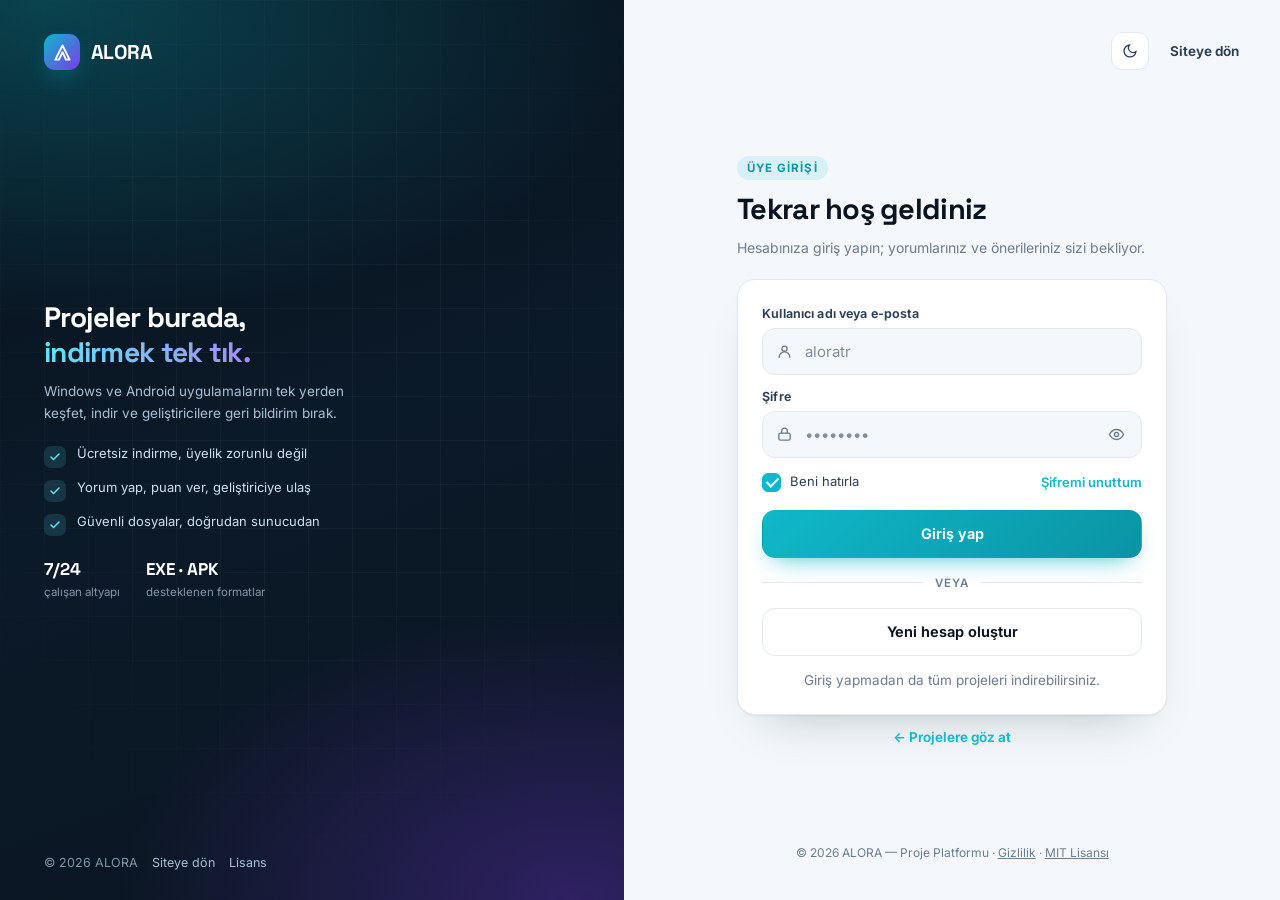
<file: ayarlar.html>
<!DOCTYPE html>
<html lang="tr" data-theme="light">
<head>
<meta charset="utf-8" />
<meta name="viewport" content="width=device-width, initial-scale=1, viewport-fit=cover" />
<meta name="theme-color" content="#12b8c8" />
<meta name="robots" content="noindex, nofollow" />
<title>Ayarlar — ALORA</title>
<link rel="icon" href="data:image/svg+xml,%3Csvg xmlns='http://www.w3.org/2000/svg' viewBox='0 0 64 64'%3E%3Crect width='64' height='64' rx='16' fill='%230d1b2a'/%3E%3Cpath d='M32 12 51 51h-9.4L32 31 22.4 51H13Z' fill='%2312b8c8'/%3E%3C/svg%3E" />
<link rel="stylesheet" href="assets/alora-ui.css" />
<style>
  .set-wrap{max-width:720px;margin:0 auto;padding:26px 16px 60px}
  .set-head{margin-bottom:22px}
  .set-head h1{font-size:clamp(21px,4.4vw,26px);font-weight:750;color:var(--ink)}
  .set-head p{margin:7px 0 0;color:var(--muted);font-size:14px}
  .set-card{background:var(--card);border:1px solid var(--line);border-radius:16px;padding:20px;margin-bottom:16px;box-shadow:0 1px 2px rgba(13,27,42,.04)}
  .set-card h3{font-size:15px;font-weight:700;color:var(--ink);margin-bottom:4px}
  .set-card .sub{font-size:12.5px;color:var(--muted);margin-bottom:16px;line-height:1.55}
  .set-row{display:flex;align-items:center;justify-content:space-between;gap:14px;padding:13px 0;border-bottom:1px solid var(--line)}
  .set-row:last-child{border-bottom:0;padding-bottom:0}
  .set-row .t{flex:1;min-width:0}
  .set-row .t b{display:block;font-size:13.5px;font-weight:600;color:var(--ink)}
  .set-row .t small{display:block;font-size:12px;color:var(--muted);margin-top:3px;line-height:1.5}
  .switch{position:relative;width:46px;height:26px;flex:0 0 auto;cursor:pointer}
  .switch input{position:absolute;opacity:0;width:100%;height:100%;margin:0;cursor:pointer}
  .switch .track{position:absolute;inset:0;border-radius:999px;background:var(--line);transition:background .22s}
  .switch .knob{position:absolute;top:3px;left:3px;width:20px;height:20px;border-radius:50%;background:#fff;box-shadow:0 1px 3px rgba(0,0,0,.25);transition:transform .22s cubic-bezier(.34,1.56,.64,1)}
  .switch input:checked + .track{background:linear-gradient(135deg,var(--brand),#0f9fb5)}
  .switch input:checked + .track .knob{transform:translateX(20px)}
  .seg{display:inline-flex;background:var(--bg);border:1px solid var(--line);border-radius:11px;padding:3px;gap:3px}
  .seg button{border:0;background:transparent;color:var(--ink-2);font:inherit;font-size:12.5px;font-weight:600;padding:7px 14px;border-radius:8px;cursor:pointer;transition:background .16s,color .16s}
  .seg button.on{background:var(--card);color:var(--brand);box-shadow:0 1px 3px rgba(13,27,42,.1)}
  .acc{display:flex;align-items:center;gap:13px;margin-bottom:16px}
  .acc-av{width:54px;height:54px;border-radius:16px;display:grid;place-items:center;font-size:20px;font-weight:800;color:#fff;background:linear-gradient(135deg,var(--brand),var(--brand-2));flex:0 0 auto}
  .acc b{display:block;font-size:15px;color:var(--ink)}
  .acc small{display:block;font-size:12.5px;color:var(--muted);margin-top:2px}
  .save-note{position:fixed;left:50%;bottom:22px;transform:translate(-50%,20px);background:#0d1b2a;color:#fff;padding:10px 18px;border-radius:12px;font-size:13px;font-weight:600;opacity:0;pointer-events:none;transition:opacity .25s,transform .25s;z-index:300}
  .save-note.show{opacity:1;transform:translate(-50%,0)}
</style>
</head>
<body>
<div class="page">
  <header class="topbar">
    <div class="topbar-in">
      <a class="brand" href="index.html">
        <span class="brand-mark"><svg width="16" height="16" viewBox="0 0 24 24" fill="none" stroke="currentColor" stroke-width="2.4" stroke-linecap="round" stroke-linejoin="round"><path d="M12 3 21 21h-4.6L12 11.6 7.6 21H3Z"/></svg></span>
        ALORA
      </a>
      <div class="top-actions" data-user-slot></div>
    </div>
  </header>

  <main class="page-main">
    <div class="set-wrap">
      <div class="set-head">
        <h1>Ayarlar</h1>
        <p>Görünüm, bildirim ve hesap tercihlerinizi buradan yönetin.</p>
      </div>

      <div class="set-card">
        <div class="acc">
          <div class="acc-av" id="accAv">?</div>
          <div>
            <b id="accName">—</b>
            <small id="accSub">—</small>
          </div>
        </div>
        <a class="btn btn-secondary btn-block btn-sm" href="hesabim.html">Profil bilgilerini düzenle</a>
      </div>

      <div class="set-card">
        <h3>Görünüm</h3>
        <div class="sub">Siteyi nasıl görmek istediğinizi seçin.</div>
        <div class="set-row">
          <div class="t"><b>Tema</b><small>Açık, karanlık veya sistem ayarı</small></div>
          <div class="seg" id="themeSeg">
            <button type="button" data-th="light">Açık</button>
            <button type="button" data-th="dark">Karanlık</button>
            <button type="button" data-th="auto">Sistem</button>
          </div>
        </div>
      </div>

      <div class="set-card">
        <h3>Bildirimler</h3>
        <div class="sub">Hangi durumlarda haber verelim.</div>
        <div class="set-row">
          <div class="t"><b>Yeni proje yayınlandığında</b><small>Yeni bir proje eklendiğinde bildirim alın</small></div>
          <label class="switch"><input type="checkbox" id="nNew" checked /><span class="track"><span class="knob"></span></span></label>
        </div>
        <div class="set-row">
          <div class="t"><b>Yorumlarıma yanıt geldiğinde</b><small>Birisi yorumunuza cevap yazdığında</small></div>
          <label class="switch"><input type="checkbox" id="nReply" checked /><span class="track"><span class="knob"></span></span></label>
        </div>
        <div class="set-row">
          <div class="t"><b>E-posta özeti</b><small>Haftalık yeni projeler özeti</small></div>
          <label class="switch"><input type="checkbox" id="nMail" /><span class="track"><span class="knob"></span></span></label>
        </div>
      </div>

      <div class="set-card">
        <h3>Hesap</h3>
        <div class="sub">Oturum ve güvenlik işlemleri.</div>
        <div class="set-row">
          <div class="t"><b>Oturumu kapat</b><small>Bu cihazdaki oturumu sonlandırır</small></div>
          <button class="btn btn-danger btn-sm" id="logoutBtn">Çıkış yap</button>
        </div>
      </div>

      <p style="text-align:center;font-size:12px;color:var(--muted)">
        © 2026 ALORA · <a href="index.html">Siteye dön</a> · <a href="LICENSE">MIT Lisansı</a>
      </p>
    </div>
  </main>
</div>

<div class="save-note" id="saveNote">Kaydedildi</div>

<script src="assets/alora-ui.js"></script>
<script>window.AloraAPI = window.AloraAPI || { PROXY_URL: "https://alora-bridge.bold-yew-bb8.workers.dev", PUBLIC_TOKEN: "41ca9eb5f3a5747a2a6a5c7c9c9a46ddc205eca7274db5ae" };</script>
<script src="alora-auth.js"></script>
<script>
(function () {
  'use strict';
  var TH = 'alora.theme';
  var PREF = 'alora.prefs';

  function prefs() { try { return JSON.parse(localStorage.getItem(PREF) || '{}'); } catch (e) { return {}; } }
  function setPref(k, v) {
    var p = prefs(); p[k] = v;
    try { localStorage.setItem(PREF, JSON.stringify(p)); } catch (e) {}
  }
  function note() {
    var n = document.getElementById('saveNote');
    n.classList.add('show');
    clearTimeout(n._t);
    n._t = setTimeout(function () { n.classList.remove('show'); }, 1600);
  }

  /* tema */
  function paintTheme() {
    var cur = localStorage.getItem(TH) || 'light';
    document.querySelectorAll('#themeSeg button').forEach(function (b) {
      b.classList.toggle('on', b.getAttribute('data-th') === cur);
    });
  }
  document.querySelectorAll('#themeSeg button').forEach(function (b) {
    b.addEventListener('click', function () {
      var v = b.getAttribute('data-th');
      if (v === 'auto') {
        var dark = window.matchMedia('(prefers-color-scheme: dark)').matches;
        localStorage.setItem(TH, dark ? 'dark' : 'light');
      } else {
        localStorage.setItem(TH, v);
      }
      var dark2 = localStorage.getItem(TH) === 'dark';
      if (dark2) document.documentElement.setAttribute('data-theme', 'dark');
      else document.documentElement.removeAttribute('data-theme');
      paintTheme(); note();
    });
  });
  paintTheme();

  /* bildirim tercihleri */
  var p = prefs();
  ['nNew', 'nReply', 'nMail'].forEach(function (id) {
    var el = document.getElementById(id);
    if (p[id] !== undefined) el.checked = !!p[id];
    el.addEventListener('change', function () { setPref(id, el.checked); note(); });
  });

  /* hesap */
  (async function () {
    var s = await AloraAuth.me().catch(function () { return null; });
    if (!s || !s.user) { location.replace('giris.html'); return; }
    var pr = s.profile || {};
    var name = pr.full_name || pr.username || (s.user.email || '').split('@')[0];
    document.getElementById('accAv').textContent = (name || '?').charAt(0).toUpperCase();
    document.getElementById('accName').textContent = name;
    document.getElementById('accSub').textContent = '@' + (pr.username || '') + ' · ' + AloraAuth.roleLabel(pr.role);
  })();

  document.getElementById('logoutBtn').addEventListener('click', async function () {
    await AloraAuth.signOut();
    location.replace('index.html');
  });
})();
</script>
</body>
</html>
</file>
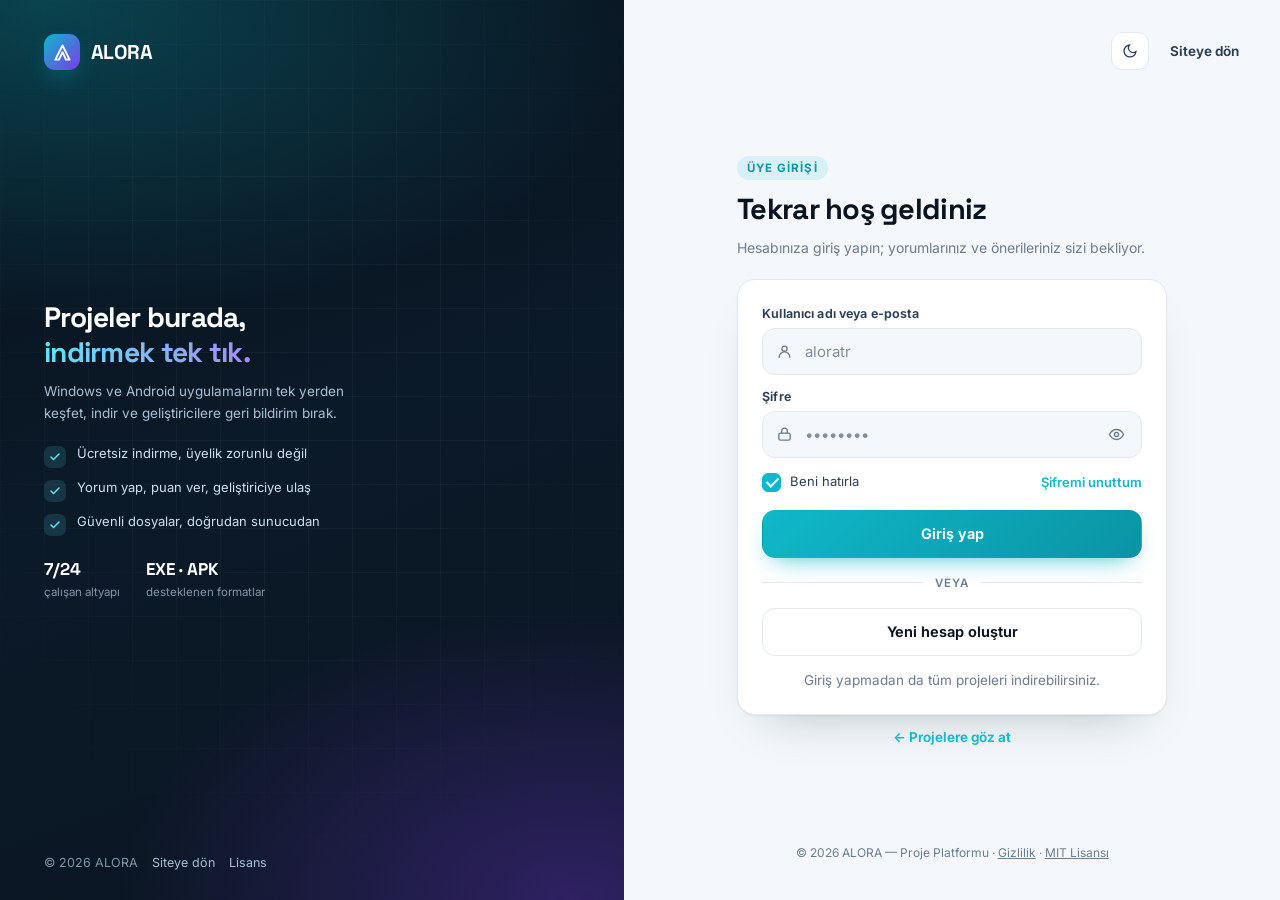
<file: giris.html>
<!DOCTYPE html>
<html lang="tr" data-theme="light">
<head>
<meta charset="utf-8" />
<meta name="viewport" content="width=device-width, initial-scale=1, viewport-fit=cover" />
<meta name="theme-color" content="#0a1420" />
<title>Giriş Yap — ALORA</title>
<meta name="description" content="ALORA hesabınıza giriş yapın; projelerinizi ve yorumlarınızı yönetin." />
<link rel="icon" href="data:image/svg+xml,%3Csvg xmlns='http://www.w3.org/2000/svg' viewBox='0 0 64 64'%3E%3Crect width='64' height='64' rx='16' fill='%230d1b2a'/%3E%3Cpath d='M32 12 51 51h-9.4L32 31 22.4 51H13Z' fill='%2312b8c8'/%3E%3C/svg%3E" />
<link rel="preconnect" href="https://fonts.googleapis.com" />
<link rel="preconnect" href="https://fonts.gstatic.com" crossorigin />
<link href="https://fonts.googleapis.com/css2?family=Inter:wght@400;500;600;700;800&family=Space+Grotesk:wght@500;600;700&display=swap" rel="stylesheet" />
<link rel="stylesheet" href="assets/auth.css" />
<style>
/* sol panel: içeriği dikey ortala, taşmayı engelle */
.auth-aside{justify-content:center !important;gap:26px;padding:38px 44px !important}
.auth-aside .aside-top{position:absolute;top:34px;left:44px;right:44px}
.auth-aside .aside-foot{position:absolute;bottom:30px;left:44px;right:44px}
.aside-mid{margin:0 !important;max-width:430px}
.aside-mid h2{font-size:clamp(23px,2.2vw,29px) !important;line-height:1.25}
.aside-mid p{font-size:13.5px !important;line-height:1.62;margin-top:11px !important}
.aside-list{margin-top:20px !important;gap:11px !important}
.aside-list li{font-size:13px !important}
.aside-stats{margin-top:22px !important;gap:26px !important}
.aside-stats b{font-size:17px !important}
@media(max-width:1250px){ .auth-aside{padding:32px 34px !important} .auth-aside .aside-top,.auth-aside .aside-foot{left:34px;right:34px} }
@media(max-height:760px){ .aside-stats{display:none} .aside-list{margin-top:14px !important} }
</style>
</head>
<body>

<div class="auth-shell">

  <!-- sol marka paneli -->
  <aside class="auth-aside">
    <div class="aside-top">
      <a class="aside-logo" href="index.html">
        <span class="aside-mark">
          <svg width="19" height="19" viewBox="0 0 24 24" fill="none" stroke="currentColor" stroke-width="2.4" stroke-linecap="round" stroke-linejoin="round"><path d="M12 3 21 21h-4.6L12 11.6 7.6 21H3Z"/></svg>
        </span>
        ALORA
      </a>
    </div>

    <div class="aside-mid">
      <h2>Projeler burada,<br><em>indirmek tek tık.</em></h2>
      <p>Windows ve Android uygulamalarını tek yerden keşfet, indir ve geliştiricilere geri bildirim bırak.</p>

      <ul class="aside-list">
        <li>
          <span class="ic"><svg width="12" height="12" viewBox="0 0 24 24" fill="none" stroke="currentColor" stroke-width="3" stroke-linecap="round" stroke-linejoin="round"><path d="M20 6 9 17l-5-5"/></svg></span>
          Ücretsiz indirme, üyelik zorunlu değil
        </li>
        <li>
          <span class="ic"><svg width="12" height="12" viewBox="0 0 24 24" fill="none" stroke="currentColor" stroke-width="3" stroke-linecap="round" stroke-linejoin="round"><path d="M20 6 9 17l-5-5"/></svg></span>
          Yorum yap, puan ver, geliştiriciye ulaş
        </li>
        <li>
          <span class="ic"><svg width="12" height="12" viewBox="0 0 24 24" fill="none" stroke="currentColor" stroke-width="3" stroke-linecap="round" stroke-linejoin="round"><path d="M20 6 9 17l-5-5"/></svg></span>
          Güvenli dosyalar, doğrudan sunucudan
        </li>
      </ul>

      <div class="aside-stats">
        <div><b>7/24</b><small>çalışan altyapı</small></div>
        <div><b>EXE · APK</b><small>desteklenen formatlar</small></div>
      </div>
    </div>

    <div class="aside-foot">
      <span>© 2026 ALORA</span>
      <a href="index.html">Siteye dön</a>
      <a href="LICENSE">Lisans</a>
    </div>
  </aside>

  <!-- sağ form -->
  <main class="auth-main">
    <div class="auth-top">
      <a class="mob-logo" href="index.html">
        <span class="aside-mark" style="width:30px;height:30px;border-radius:9px">
          <svg width="16" height="16" viewBox="0 0 24 24" fill="none" stroke="currentColor" stroke-width="2.4" stroke-linecap="round" stroke-linejoin="round"><path d="M12 3 21 21h-4.6L12 11.6 7.6 21H3Z"/></svg>
        </span>
        ALORA
      </a>
      <div style="display:flex;gap:8px;align-items:center">
        <button class="icon-btn" type="button" data-theme-toggle aria-label="Tema değiştir">
          <svg width="16" height="16" viewBox="0 0 24 24" fill="none" stroke="currentColor" stroke-width="1.9" stroke-linecap="round"><path d="M21 12.8A9 9 0 1 1 11.2 3a7 7 0 0 0 9.8 9.8Z"/></svg>
        </button>
        <a class="btn btn-ghost" href="index.html">Siteye dön</a>
      </div>
    </div>

    <div class="auth-center">
      <div class="auth-box">

        <div class="auth-head">
          <span class="eyebrow">Üye girişi</span>
          <h1>Tekrar hoş geldiniz</h1>
          <p>Hesabınıza giriş yapın; yorumlarınız ve önerileriniz sizi bekliyor.</p>
        </div>

        <div class="card">
          <div class="alert alert-err" id="errBox">
            <span class="ai"><svg width="15" height="15" viewBox="0 0 24 24" fill="none" stroke="currentColor" stroke-width="2.2" stroke-linecap="round"><circle cx="12" cy="12" r="9"/><path d="M12 8v5M12 16h.01"/></svg></span>
            <span id="errText"></span>
          </div>
          <div class="alert alert-ok" id="okBox">
            <span class="ai"><svg width="15" height="15" viewBox="0 0 24 24" fill="none" stroke="currentColor" stroke-width="2.4" stroke-linecap="round" stroke-linejoin="round"><path d="M20 6 9 17l-5-5"/></svg></span>
            <span id="okText"></span>
          </div>

          <form id="loginForm" novalidate autocomplete="on">
            <div class="field" id="fId">
              <label for="identifier">Kullanıcı adı veya e-posta</label>
              <div class="inp has-ic">
                <span class="ic">
                  <svg width="17" height="17" viewBox="0 0 24 24" fill="none" stroke="currentColor" stroke-width="1.9" stroke-linecap="round"><circle cx="12" cy="8" r="3.6"/><path d="M4.5 20a7.5 7.5 0 0 1 15 0"/></svg>
                </span>
                <input id="identifier" name="username" type="text" autocomplete="username"
                       autocapitalize="none" spellcheck="false" placeholder="aloratr" required />
              </div>
              <span class="err">Kullanıcı adınızı veya e-postanızı yazın</span>
            </div>

            <div class="field" id="fPw">
              <label for="password">Şifre</label>
              <div class="inp has-ic">
                <span class="ic">
                  <svg width="17" height="17" viewBox="0 0 24 24" fill="none" stroke="currentColor" stroke-width="1.9" stroke-linecap="round"><rect x="4" y="10" width="16" height="10" rx="2.5"/><path d="M8 10V7a4 4 0 0 1 8 0v3"/></svg>
                </span>
                <input id="password" name="password" type="password" autocomplete="current-password"
                       placeholder="••••••••" required />
                <span class="suffix">
                  <button class="pw-eye" type="button" data-pw="password" aria-label="Şifreyi göster">
                    <svg width="17" height="17" viewBox="0 0 24 24" fill="none" stroke="currentColor" stroke-width="1.9" stroke-linecap="round"><path d="M2 12s3.6-7 10-7 10 7 10 7-3.6 7-10 7-10-7-10-7Z"/><circle cx="12" cy="12" r="3"/></svg>
                  </button>
                </span>
              </div>
              <span class="err">Şifre en az 6 karakter olmalı</span>
            </div>

            <div class="row-between" style="margin:4px 0 18px">
              <label class="check"><input type="checkbox" id="remember" checked /> Beni hatırla</label>
              <a href="#" id="forgotLink" style="font-size:13px;font-weight:600">Şifremi unuttum</a>
            </div>

            <button class="btn btn-primary btn-block" type="submit" id="submitBtn">Giriş yap</button>
          </form>

          <div class="divider">veya</div>

          <a class="btn btn-block" href="kayit.html" style="border-color:var(--line);background:var(--card);color:var(--ink)">Yeni hesap oluştur</a>

          <p class="foot-note">Giriş yapmadan da tüm projeleri indirebilirsiniz.</p>
        </div>

        <p class="foot-note" style="margin-top:14px">
          <a href="index.html">← Projelere göz at</a>
        </p>

      </div>
    </div>

    <footer class="site-foot">
      © 2026 ALORA — Proje Platformu · <a href="index.html">Gizlilik</a> · <a href="LICENSE">MIT Lisansı</a>
    </footer>
  </main>

</div>

<script src="assets/alora-ui.js"></script>
<script>window.AloraAPI = window.AloraAPI || { PROXY_URL: "https://alora-bridge.bold-yew-bb8.workers.dev", PUBLIC_TOKEN: "41ca9eb5f3a5747a2a6a5c7c9c9a46ddc205eca7274db5ae" };</script>
<script src="alora-auth.js"></script>
<script>
(function () {
  'use strict';
  var errBox = document.getElementById('errBox');
  var okBox = document.getElementById('okBox');
  var form = document.getElementById('loginForm');
  var btn = document.getElementById('submitBtn');

  function show(box, textEl, msg) {
    errBox.classList.remove('show'); okBox.classList.remove('show');
    if (!msg) return;
    textEl.textContent = msg;
    box.classList.add('show');
  }
  function mark(id, bad) {
    var el = document.getElementById(id);
    if (el) el.classList.toggle('bad', !!bad);
  }

  // oturum zaten açıksa yönlendir
  AloraAuth.me().then(function (s) {
    if (!s || !s.user) return;
    var p = s.profile;
    if (p && (p.role === 'admin' || p.role === 'yetkili')) location.replace('panel.html');
    else location.replace('hesabim.html');
  }).catch(function () {});

  form.addEventListener('submit', async function (e) {
    e.preventDefault();
    var id = document.getElementById('identifier').value.trim();
    var pw = document.getElementById('password').value;

    mark('fId', !id);
    mark('fPw', pw.length < 6);
    if (!id) { show(errBox, document.getElementById('errText'), 'Kullanıcı adınızı veya e-postanızı yazın'); return; }
    if (pw.length < 6) { show(errBox, document.getElementById('errText'), 'Şifre en az 6 karakter olmalı'); return; }

    btn.disabled = true;
    btn.innerHTML = '<span class="spin"></span> Giriş yapılıyor…';
    show();

    try {
      await AloraAuth.signIn(id, pw, document.getElementById('remember').checked);
      // iki anahtara da yaz (eski ve yeni kod uyumu)
      try {
        var raw = localStorage.getItem('alora.session.v2') || sessionStorage.getItem('alora.session.v2');
        if (raw) localStorage.setItem('alora.session', raw);
      } catch (e0) {}
      var s = await AloraAuth.me();
      var p = s && s.profile;
      if (p && p.banned) {
        await AloraAuth.signOut();
        throw new Error('Hesabınız askıya alınmış. Destek ile iletişime geçin.');
      }
      // giriş başarılı → ana sayfaya dön (menüde kullanıcı çipi görünür)
      location.replace('index.html');
    } catch (err) {
      show(errBox, document.getElementById('errText'), err.message || 'Giriş yapılamadı');
      btn.disabled = false;
      btn.textContent = 'Giriş yap';
    }
  });

  document.getElementById('forgotLink').addEventListener('click', async function (e) {
    e.preventDefault();
    var id = document.getElementById('identifier').value.trim();
    if (!id) {
      mark('fId', true);
      show(errBox, document.getElementById('errText'), 'Önce e-posta adresinizi yazın, sıfırlama bağlantısı gönderelim');
      return;
    }
    btn.disabled = true;
    try {
      await AloraAuth.resetPassword(id.indexOf('@') > 0 ? id : id + '@alora.app');
      show(okBox, document.getElementById('okText'), 'Sıfırlama bağlantısı gönderildi. Gelen kutunuzu kontrol edin.');
    } catch (err) {
      show(errBox, document.getElementById('errText'), err.message || 'Gönderilemedi');
    } finally { btn.disabled = false; }
  });
})();
</script>
</body>
</html>
</file>
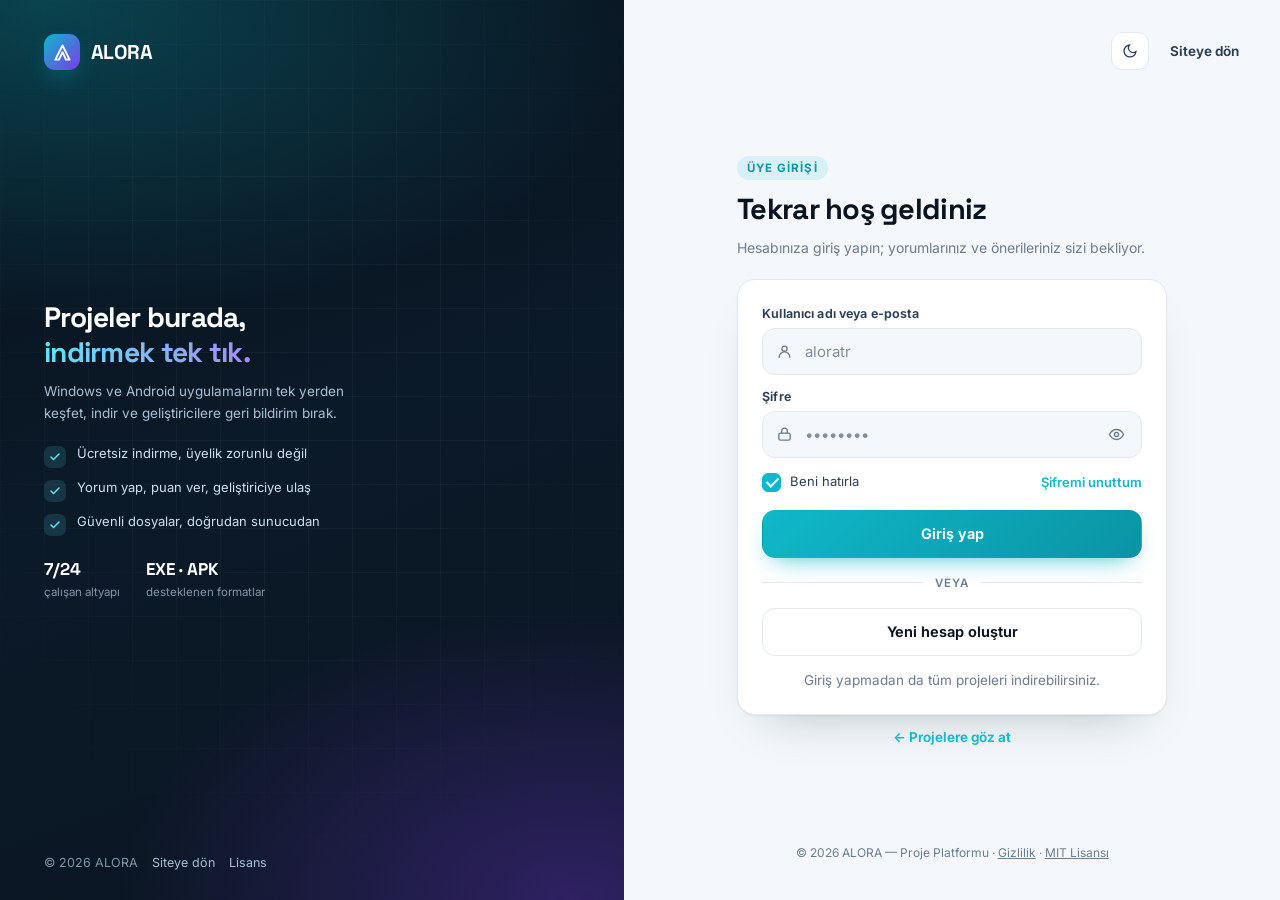
<file: hesabim.html>
<!DOCTYPE html>
<html lang="tr" data-theme="light">
<head>
<meta charset="utf-8" />
<meta name="viewport" content="width=device-width, initial-scale=1, viewport-fit=cover" />
<meta name="theme-color" content="#12b8c8" />
<meta name="robots" content="noindex, nofollow" />
<title>Hesabım — ALORA</title>
<link rel="icon" href="data:image/svg+xml,%3Csvg xmlns='http://www.w3.org/2000/svg' viewBox='0 0 64 64'%3E%3Crect width='64' height='64' rx='16' fill='%230d1b2a'/%3E%3Cpath d='M32 12 51 51h-9.4L32 31 22.4 51H13Z' fill='%2312b8c8'/%3E%3C/svg%3E" />
<link rel="stylesheet" href="assets/alora-ui.css" />
<style>
  .prof-head{display:flex;align-items:center;gap:16px;margin-bottom:20px;flex-wrap:wrap}
  .avatar{width:64px;height:64px;border-radius:20px;display:grid;place-items:center;font-size:26px;font-weight:800;color:#fff;background:linear-gradient(135deg,var(--brand),var(--brand-2));flex:0 0 auto}
  .prof-head h1{font-size:21px;color:var(--ink)}
  .prof-head p{margin:4px 0 0;font-size:13.5px;color:var(--muted)}
  .kv{display:grid;grid-template-columns:1fr;gap:10px}
  @media(min-width:560px){.kv{grid-template-columns:1fr 1fr}}
  .kv div{background:var(--bg);border:1px solid var(--line);border-radius:11px;padding:11px 13px}
  .kv small{display:block;font-size:11px;text-transform:uppercase;letter-spacing:.06em;color:var(--muted);font-weight:650;margin-bottom:4px}
  .kv b{font-size:13.5px;color:var(--ink);font-weight:600;word-break:break-word}
</style>
</head>
<body>
<div class="page">
  <header class="topbar">
    <div class="topbar-in">
      <a class="brand" href="index.html">
        <span class="brand-mark"><svg width="16" height="16" viewBox="0 0 24 24" fill="none" stroke="currentColor" stroke-width="2.4" stroke-linecap="round" stroke-linejoin="round"><path d="M12 3 21 21h-4.6L12 11.6 7.6 21H3Z"/></svg></span>
        ALORA
      </a>
      <div class="top-actions" data-user-slot></div>
    </div>
  </header>

  <main class="page-main">
    <div class="auth-wrap">
      <div class="wrap-narrow" style="max-width:640px">
        <div id="loading" class="card auth-card" style="text-align:center;color:var(--muted);font-size:14px">Yükleniyor…</div>

        <div id="content" style="display:none">
          <div class="prof-head">
            <div class="avatar" id="avatar">B</div>
            <div>
              <h1 id="dispName">—</h1>
              <p id="dispSub">—</p>
            </div>
          </div>

          <div class="card auth-card" style="margin-bottom:16px">
            <div class="alert alert-err" id="errBox"></div>
            <div class="alert alert-ok" id="okBox"></div>

            <h3 style="font-size:15px;margin-bottom:14px;color:var(--ink)">Hesap bilgileri</h3>
            <div class="kv" style="margin-bottom:18px">
              <div><small>Kullanıcı adı</small><b id="kvUser">—</b></div>
              <div><small>E-posta</small><b id="kvMail">—</b></div>
              <div><small>Rol</small><b id="kvRole">—</b></div>
              <div><small>Üyelik tarihi</small><b id="kvDate">—</b></div>
            </div>

            <form id="profForm">
              <div class="field">
                <label for="fullName">Ad soyad</label>
                <input id="fullName" type="text" placeholder="Berat Yıldız" />
              </div>
              <div class="field">
                <label for="phone">Telefon (isteğe bağlı)</label>
                <input id="phone" type="tel" placeholder="+90 5xx xxx xx xx" />
              </div>
              <div class="field">
                <label for="bio">Hakkımda (isteğe bağlı)</label>
                <textarea id="bio" rows="3" placeholder="Kendinizden kısaca bahsedin" style="resize:vertical"></textarea>
              </div>
              <button class="btn btn-primary btn-block" type="submit" id="saveBtn">Değişiklikleri kaydet</button>
            </form>
          </div>

          <div class="card auth-card" style="margin-bottom:16px" id="staffBox" hidden>
            <h3 style="font-size:15px;margin-bottom:10px;color:var(--ink)">Yetkili işlemleri</h3>
            <p style="font-size:13.5px;color:var(--muted);margin:0 0 14px">Hesabınız yetkili. Kontrol panelinden proje ekleyip üyeleri yönetebilirsiniz.</p>
            <a class="btn btn-primary btn-block" href="panel.html">Kontrol paneline git</a>
          </div>

          <button class="btn btn-danger btn-block" id="logoutBtn">Çıkış yap</button>
        </div>
      </div>
    </div>
  </main>

  <footer class="site-foot">© 2026 ALORA — Proje Platformu · <a href="index.html">Gizlilik</a> · <a href="LICENSE">Lisans</a></footer>
</div>

<script src="assets/alora-ui.js"></script>
<script>window.AloraAPI = window.AloraAPI || { PROXY_URL: "https://alora-bridge.bold-yew-bb8.workers.dev", PUBLIC_TOKEN: "41ca9eb5f3a5747a2a6a5c7c9c9a46ddc205eca7274db5ae" };</script>
<script src="alora-auth.js"></script>
<script>
(function () {
  'use strict';
  var errBox = document.getElementById('errBox');
  var okBox = document.getElementById('okBox');
  function show(el, msg) {
    errBox.classList.remove('show'); okBox.classList.remove('show');
    if (!msg) return;
    el.textContent = msg; el.classList.add('show');
  }
  function fmtDate(d) {
    if (!d) return '—';
    return new Date(d).toLocaleDateString('tr-TR', { day: '2-digit', month: 'long', year: 'numeric' });
  }

  (async function () {
    var s = await AloraAuth.me();
    if (!s || !s.user) { location.replace('giris.html'); return; }
    var p = s.profile || {};
    var name = p.full_name || p.username || (s.user.email || '').split('@')[0];

    document.getElementById('loading').style.display = 'none';
    document.getElementById('content').style.display = 'block';
    document.getElementById('avatar').textContent = (name || '?').charAt(0).toUpperCase();
    document.getElementById('dispName').textContent = name;
    document.getElementById('dispSub').textContent = '@' + (p.username || '') + ' · ' + AloraAuth.roleLabel(p.role);
    document.getElementById('kvUser').textContent = '@' + (p.username || '—');
    document.getElementById('kvMail').textContent = p.email || s.user.email || '—';
    document.getElementById('kvRole').textContent = AloraAuth.roleLabel(p.role);
    document.getElementById('kvDate').textContent = fmtDate(p.created_at);
    document.getElementById('fullName').value = p.full_name || '';
    document.getElementById('phone').value = p.phone || '';
    document.getElementById('bio').value = p.bio || '';
    if (AloraAuth.isStaff(p)) document.getElementById('staffBox').hidden = false;

    document.getElementById('profForm').addEventListener('submit', async function (e) {
      e.preventDefault();
      var btn = document.getElementById('saveBtn');
      btn.disabled = true; btn.textContent = 'Kaydediliyor…';
      try {
        await AloraAuth.updateProfile({
          full_name: document.getElementById('fullName').value.trim(),
          phone: document.getElementById('phone').value.trim(),
          bio: document.getElementById('bio').value.trim()
        });
        show(okBox, 'Bilgileriniz güncellendi.');
        setTimeout(function () { location.reload(); }, 900);
      } catch (err) {
        show(errBox, err.message || 'Kaydedilemedi');
        btn.disabled = false; btn.textContent = 'Değişiklikleri kaydet';
      }
    });

    document.getElementById('logoutBtn').addEventListener('click', async function () {
      await AloraAuth.signOut();
      location.replace('index.html');
    });
  })();
})();
</script>
</body>
</html>
</file>
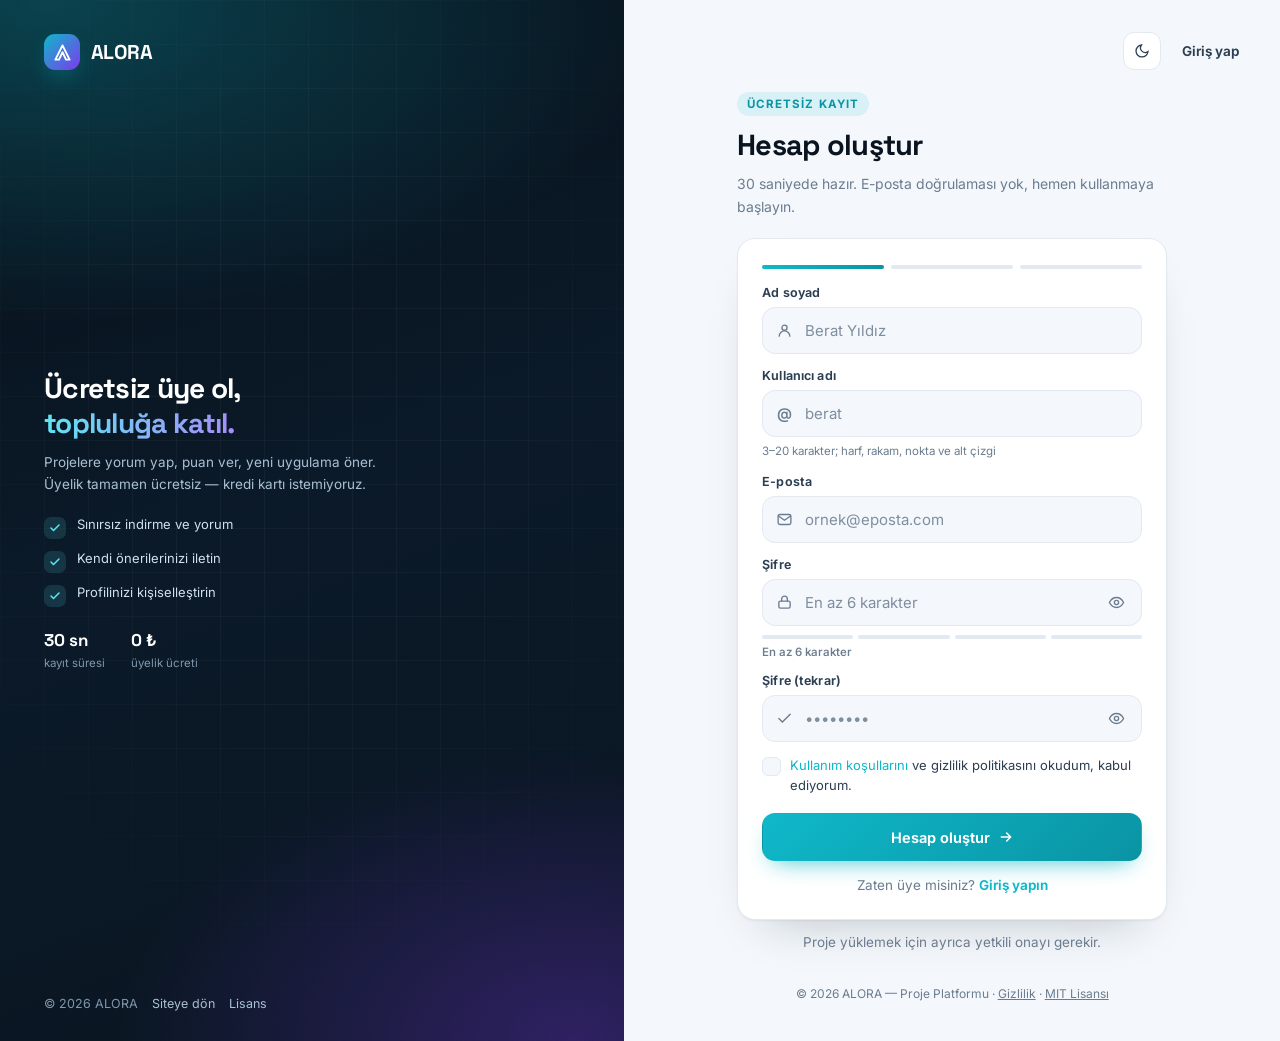
<file: kayit.html>
<!DOCTYPE html>
<html lang="tr" data-theme="light">
<head>
<meta charset="utf-8" />
<meta name="viewport" content="width=device-width, initial-scale=1, viewport-fit=cover" />
<meta name="theme-color" content="#0a1420" />
<title>Üye Ol — ALORA</title>
<meta name="description" content="ALORA'ya ücretsiz üye olun: projeleri indirin, yorum yapın, öneri bırakın." />
<link rel="icon" href="data:image/svg+xml,%3Csvg xmlns='http://www.w3.org/2000/svg' viewBox='0 0 64 64'%3E%3Crect width='64' height='64' rx='16' fill='%230d1b2a'/%3E%3Cpath d='M32 12 51 51h-9.4L32 31 22.4 51H13Z' fill='%2312b8c8'/%3E%3C/svg%3E" />
<link rel="preconnect" href="https://fonts.googleapis.com" />
<link rel="preconnect" href="https://fonts.gstatic.com" crossorigin />
<link href="https://fonts.googleapis.com/css2?family=Inter:wght@400;500;600;700;800&family=Space+Grotesk:wght@500;600;700&display=swap" rel="stylesheet" />
<link rel="stylesheet" href="assets/auth.css" />
<style>
/* sol panel: içeriği dikey ortala, taşmayı engelle */
.auth-aside{justify-content:center !important;gap:26px;padding:38px 44px !important}
.auth-aside .aside-top{position:absolute;top:34px;left:44px;right:44px}
.auth-aside .aside-foot{position:absolute;bottom:30px;left:44px;right:44px}
.aside-mid{margin:0 !important;max-width:430px}
.aside-mid h2{font-size:clamp(23px,2.2vw,29px) !important;line-height:1.25}
.aside-mid p{font-size:13.5px !important;line-height:1.62;margin-top:11px !important}
.aside-list{margin-top:20px !important;gap:11px !important}
.aside-list li{font-size:13px !important}
.aside-stats{margin-top:22px !important;gap:26px !important}
.aside-stats b{font-size:17px !important}
@media(max-width:1250px){ .auth-aside{padding:32px 34px !important} .auth-aside .aside-top,.auth-aside .aside-foot{left:34px;right:34px} }
@media(max-height:760px){ .aside-stats{display:none} .aside-list{margin-top:14px !important} }
</style>
</head>
<body>

<div class="auth-shell">

  <aside class="auth-aside">
    <div class="aside-top">
      <a class="aside-logo" href="index.html">
        <span class="aside-mark">
          <svg width="19" height="19" viewBox="0 0 24 24" fill="none" stroke="currentColor" stroke-width="2.4" stroke-linecap="round" stroke-linejoin="round"><path d="M12 3 21 21h-4.6L12 11.6 7.6 21H3Z"/></svg>
        </span>
        ALORA
      </a>
    </div>

    <div class="aside-mid">
      <h2>Ücretsiz üye ol,<br><em>topluluğa katıl.</em></h2>
      <p>Projelere yorum yap, puan ver, yeni uygulama öner. Üyelik tamamen ücretsiz — kredi kartı istemiyoruz.</p>

      <ul class="aside-list">
        <li>
          <span class="ic"><svg width="12" height="12" viewBox="0 0 24 24" fill="none" stroke="currentColor" stroke-width="3" stroke-linecap="round" stroke-linejoin="round"><path d="M20 6 9 17l-5-5"/></svg></span>
          Sınırsız indirme ve yorum
        </li>
        <li>
          <span class="ic"><svg width="12" height="12" viewBox="0 0 24 24" fill="none" stroke="currentColor" stroke-width="3" stroke-linecap="round" stroke-linejoin="round"><path d="M20 6 9 17l-5-5"/></svg></span>
          Kendi önerilerinizi iletin
        </li>
        <li>
          <span class="ic"><svg width="12" height="12" viewBox="0 0 24 24" fill="none" stroke="currentColor" stroke-width="3" stroke-linecap="round" stroke-linejoin="round"><path d="M20 6 9 17l-5-5"/></svg></span>
          Profilinizi kişiselleştirin
        </li>
      </ul>

      <div class="aside-stats">
        <div><b>30 sn</b><small>kayıt süresi</small></div>
        <div><b>0 ₺</b><small>üyelik ücreti</small></div>
      </div>
    </div>

    <div class="aside-foot">
      <span>© 2026 ALORA</span>
      <a href="index.html">Siteye dön</a>
      <a href="LICENSE">Lisans</a>
    </div>
  </aside>

  <main class="auth-main">
    <div class="auth-top">
      <a class="mob-logo" href="index.html">
        <span class="aside-mark" style="width:30px;height:30px;border-radius:9px">
          <svg width="16" height="16" viewBox="0 0 24 24" fill="none" stroke="currentColor" stroke-width="2.4" stroke-linecap="round" stroke-linejoin="round"><path d="M12 3 21 21h-4.6L12 11.6 7.6 21H3Z"/></svg>
        </span>
        ALORA
      </a>
      <div style="display:flex;gap:8px;align-items:center">
        <button class="icon-btn" type="button" data-theme-toggle aria-label="Tema değiştir">
          <svg width="16" height="16" viewBox="0 0 24 24" fill="none" stroke="currentColor" stroke-width="1.9" stroke-linecap="round"><path d="M21 12.8A9 9 0 1 1 11.2 3a7 7 0 0 0 9.8 9.8Z"/></svg>
        </button>
        <a class="btn btn-ghost" href="giris.html">Giriş yap</a>
      </div>
    </div>

    <div class="auth-center">
      <div class="auth-box">

        <div class="auth-head">
          <span class="eyebrow">Ücretsiz kayıt</span>
          <h1>Hesap oluştur</h1>
          <p>30 saniyede hazır. E-posta doğrulaması yok, hemen kullanmaya başlayın.</p>
        </div>

        <div class="card">
          <div class="steps" aria-hidden="true">
            <span class="on" id="s1"></span><span id="s2"></span><span id="s3"></span>
          </div>

          <div class="alert alert-err" id="errBox">
            <span class="ai"><svg width="15" height="15" viewBox="0 0 24 24" fill="none" stroke="currentColor" stroke-width="2.2" stroke-linecap="round"><circle cx="12" cy="12" r="9"/><path d="M12 8v5M12 16h.01"/></svg></span>
            <span id="errText"></span>
          </div>
          <div class="alert alert-ok" id="okBox">
            <span class="ai"><svg width="15" height="15" viewBox="0 0 24 24" fill="none" stroke="currentColor" stroke-width="2.4" stroke-linecap="round" stroke-linejoin="round"><path d="M20 6 9 17l-5-5"/></svg></span>
            <span id="okText"></span>
          </div>

          <form id="signupForm" novalidate autocomplete="on">
            <div class="field" id="fName">
              <label for="fullName">Ad soyad</label>
              <div class="inp has-ic">
                <span class="ic">
                  <svg width="17" height="17" viewBox="0 0 24 24" fill="none" stroke="currentColor" stroke-width="1.9" stroke-linecap="round"><circle cx="12" cy="8" r="3.6"/><path d="M4.5 20a7.5 7.5 0 0 1 15 0"/></svg>
                </span>
                <input id="fullName" name="name" type="text" autocomplete="name" placeholder="Berat Yıldız" required />
              </div>
              <span class="err">Adınızı yazın</span>
            </div>

            <div class="field" id="fUser">
              <label for="username">Kullanıcı adı</label>
              <div class="inp has-ic">
                <span class="ic" style="font-size:15px;font-weight:600">@</span>
                <input id="username" name="username" type="text" autocomplete="username"
                       autocapitalize="none" spellcheck="false" placeholder="berat" required />
              </div>
              <small class="hint">3–20 karakter; harf, rakam, nokta ve alt çizgi</small>
              <span class="err">En az 3 karakter olmalı</span>
            </div>

            <div class="field" id="fMail">
              <label for="email">E-posta</label>
              <div class="inp has-ic">
                <span class="ic">
                  <svg width="17" height="17" viewBox="0 0 24 24" fill="none" stroke="currentColor" stroke-width="1.9" stroke-linecap="round" stroke-linejoin="round"><rect x="3" y="5" width="18" height="14" rx="2.5"/><path d="m3.5 7 8.5 6 8.5-6"/></svg>
                </span>
                <input id="email" name="email" type="email" autocomplete="email"
                       autocapitalize="none" spellcheck="false" placeholder="ornek@eposta.com" required />
              </div>
              <span class="err">Geçerli bir e-posta adresi girin</span>
            </div>

            <div class="field" id="fPw">
              <label for="password">Şifre</label>
              <div class="inp has-ic">
                <span class="ic">
                  <svg width="17" height="17" viewBox="0 0 24 24" fill="none" stroke="currentColor" stroke-width="1.9" stroke-linecap="round"><rect x="4" y="10" width="16" height="10" rx="2.5"/><path d="M8 10V7a4 4 0 0 1 8 0v3"/></svg>
                </span>
                <input id="password" name="password" type="password" autocomplete="new-password"
                       placeholder="En az 6 karakter" required />
                <span class="suffix">
                  <button class="pw-eye" type="button" data-pw="password" aria-label="Şifreyi göster">
                    <svg width="17" height="17" viewBox="0 0 24 24" fill="none" stroke="currentColor" stroke-width="1.9" stroke-linecap="round"><path d="M2 12s3.6-7 10-7 10 7 10 7-3.6 7-10 7-10-7-10-7Z"/><circle cx="12" cy="12" r="3"/></svg>
                  </button>
                </span>
              </div>
              <div class="pw-meter" id="pwMeter"><i></i><i></i><i></i><i></i></div>
              <div class="pw-label" id="pwLabel">En az 6 karakter</div>
              <span class="err">Şifre en az 6 karakter olmalı</span>
            </div>

            <div class="field" id="fPw2">
              <label for="password2">Şifre (tekrar)</label>
              <div class="inp has-ic">
                <span class="ic">
                  <svg width="17" height="17" viewBox="0 0 24 24" fill="none" stroke="currentColor" stroke-width="1.9" stroke-linecap="round"><path d="M20 6 9 17l-5-5"/></svg>
                </span>
                <input id="password2" type="password" autocomplete="new-password" placeholder="••••••••" required />
                <span class="suffix">
                  <button class="pw-eye" type="button" data-pw="password2" aria-label="Şifreyi göster">
                    <svg width="17" height="17" viewBox="0 0 24 24" fill="none" stroke="currentColor" stroke-width="1.9" stroke-linecap="round"><path d="M2 12s3.6-7 10-7 10 7 10 7-3.6 7-10 7-10-7-10-7Z"/><circle cx="12" cy="12" r="3"/></svg>
                  </button>
                </span>
              </div>
              <span class="err">Şifreler uyuşmuyor</span>
            </div>

            <label class="check" id="fTerms" style="margin:4px 0 18px">
              <input type="checkbox" id="terms" />
              <span><a href="LICENSE" target="_blank">Kullanım koşullarını</a> ve gizlilik politikasını okudum, kabul ediyorum.</span>
            </label>

            <button class="btn btn-primary btn-block" type="submit" id="submitBtn">
              Hesap oluştur
              <svg width="16" height="16" viewBox="0 0 24 24" fill="none" stroke="currentColor" stroke-width="2.3" stroke-linecap="round" stroke-linejoin="round"><path d="M5 12h14M13 6l6 6-6 6"/></svg>
            </button>
          </form>

          <p class="foot-note">Zaten üye misiniz? <a href="giris.html">Giriş yapın</a></p>
        </div>

        <p class="foot-note" style="margin-top:14px">
          Proje yüklemek için ayrıca yetkili onayı gerekir.
        </p>

      </div>
    </div>

    <footer class="site-foot">
      © 2026 ALORA — Proje Platformu · <a href="index.html">Gizlilik</a> · <a href="LICENSE">MIT Lisansı</a>
    </footer>
  </main>

</div>

<script src="assets/alora-ui.js"></script>
<script>window.AloraAPI = window.AloraAPI || { PROXY_URL: "https://alora-bridge.bold-yew-bb8.workers.dev", PUBLIC_TOKEN: "41ca9eb5f3a5747a2a6a5c7c9c9a46ddc205eca7274db5ae" };</script>
<script src="alora-auth.js"></script>
<script>
(function () {
  'use strict';
  var errBox = document.getElementById('errBox');
  var okBox = document.getElementById('okBox');
  var errText = document.getElementById('errText');
  var okText = document.getElementById('okText');
  var form = document.getElementById('signupForm');
  var btn = document.getElementById('submitBtn');
  var BTN_HTML = btn.innerHTML;

  function show(box, el, msg) {
    errBox.classList.remove('show'); okBox.classList.remove('show');
    if (!msg) return;
    el.textContent = msg; box.classList.add('show');
  }
  function mark(id, bad) {
    var el = document.getElementById(id);
    if (el) el.classList.toggle('bad', !!bad);
  }

  // güç göstergesi
  var meter = document.querySelectorAll('#pwMeter i');
  var pwLabel = document.getElementById('pwLabel');
  var COLORS = ['#e5484d', '#f5a623', '#2fbf71', '#0fb8c9'];
  var LABELS = ['Çok zayıf', 'Zayıf', 'İyi', 'Güçlü'];

  function updateStrength(pw) {
    var s = AloraUI.strength(pw);
    meter.forEach(function (b, i) { b.style.background = i < s ? COLORS[Math.max(0, s - 1)] : 'var(--line)'; });
    if (!pw) { pwLabel.textContent = 'En az 6 karakter'; pwLabel.style.color = 'var(--muted)'; }
    else { pwLabel.textContent = LABELS[Math.max(0, s - 1)] || 'Çok zayıf'; pwLabel.style.color = COLORS[Math.max(0, s - 1)]; }

    // adım göstergesi
    var done = 0;
    if (document.getElementById('fullName').value.trim().length > 1) done++;
    if (document.getElementById('username').value.trim().length >= 3) done++;
    if (/^[^\s@]+@[^\s@]+\.[^\s@]+$/.test(document.getElementById('email').value.trim())) done++;
    document.getElementById('s1').classList.toggle('on', done >= 1);
    document.getElementById('s2').classList.toggle('on', done >= 2);
    document.getElementById('s3').classList.toggle('on', done >= 3 && s >= 1);
  }

  document.getElementById('password').addEventListener('input', function () { updateStrength(this.value); });
  ['fullName', 'username', 'email'].forEach(function (id) {
    document.getElementById(id).addEventListener('input', function () { updateStrength(document.getElementById('password').value); });
  });

  document.getElementById('username').addEventListener('input', function () {
    this.value = this.value.replace(/[^a-zA-Z0-9._]/g, '').slice(0, 20).toLowerCase();
  });

  form.addEventListener('submit', async function (e) {
    e.preventDefault();
    var fullName = document.getElementById('fullName').value.trim();
    var username = document.getElementById('username').value.trim();
    var email = document.getElementById('email').value.trim();
    var pw = document.getElementById('password').value;
    var pw2 = document.getElementById('password2').value;
    var terms = document.getElementById('terms').checked;

    mark('fName', fullName.length < 2);
    mark('fUser', username.length < 3);
    mark('fMail', !/^[^\s@]+@[^\s@]+\.[^\s@]+$/.test(email));
    mark('fPw', pw.length < 6);
    mark('fPw2', pw !== pw2 || !pw2);
    document.getElementById('fTerms').classList.toggle('bad', !terms);

    if (fullName.length < 2) return show(errBox, errText, 'Adınızı yazın');
    if (username.length < 3) return show(errBox, errText, 'Kullanıcı adı en az 3 karakter olmalı');
    if (!/^[^\s@]+@[^\s@]+\.[^\s@]+$/.test(email)) return show(errBox, errText, 'Geçerli bir e-posta adresi girin');
    if (pw.length < 6) return show(errBox, errText, 'Şifre en az 6 karakter olmalı');
    if (pw !== pw2) return show(errBox, errText, 'Şifreler birbiriyle uyuşmuyor');
    if (!terms) return show(errBox, errText, 'Devam etmek için koşulları kabul edin');

    btn.disabled = true;
    btn.innerHTML = '<span class="spin"></span> Hesap oluşturuluyor…';
    show();

    try {
      var r = await AloraAuth.signUp(email, pw, username, fullName);
      if (r.needConfirm) {
        show(okBox, okText, 'Hesabınız oluşturuldu. E-postanıza gelen doğrulama bağlantısına tıklayın.');
        btn.textContent = 'E-posta gönderildi';
        setTimeout(function () { location.href = 'giris.html'; }, 4000);
      } else {
        btn.innerHTML = '<span class="spin"></span> Yönlendiriliyor…';
        location.replace('index.html');
      }
    } catch (err) {
      var m = err.message || 'Kayıt yapılamadı';
      if (/already/i.test(m)) m = 'Bu e-posta veya kullanıcı adı zaten kullanılıyor';
      if (/bağlantı|Yetkisiz/i.test(m)) m = 'Sunucuya ulaşılamadı. Sayfayı yenileyip tekrar deneyin.';
      show(errBox, errText, m);
      btn.disabled = false;
      btn.innerHTML = BTN_HTML;
    }
  });
})();
</script>
</body>
</html>
</file>
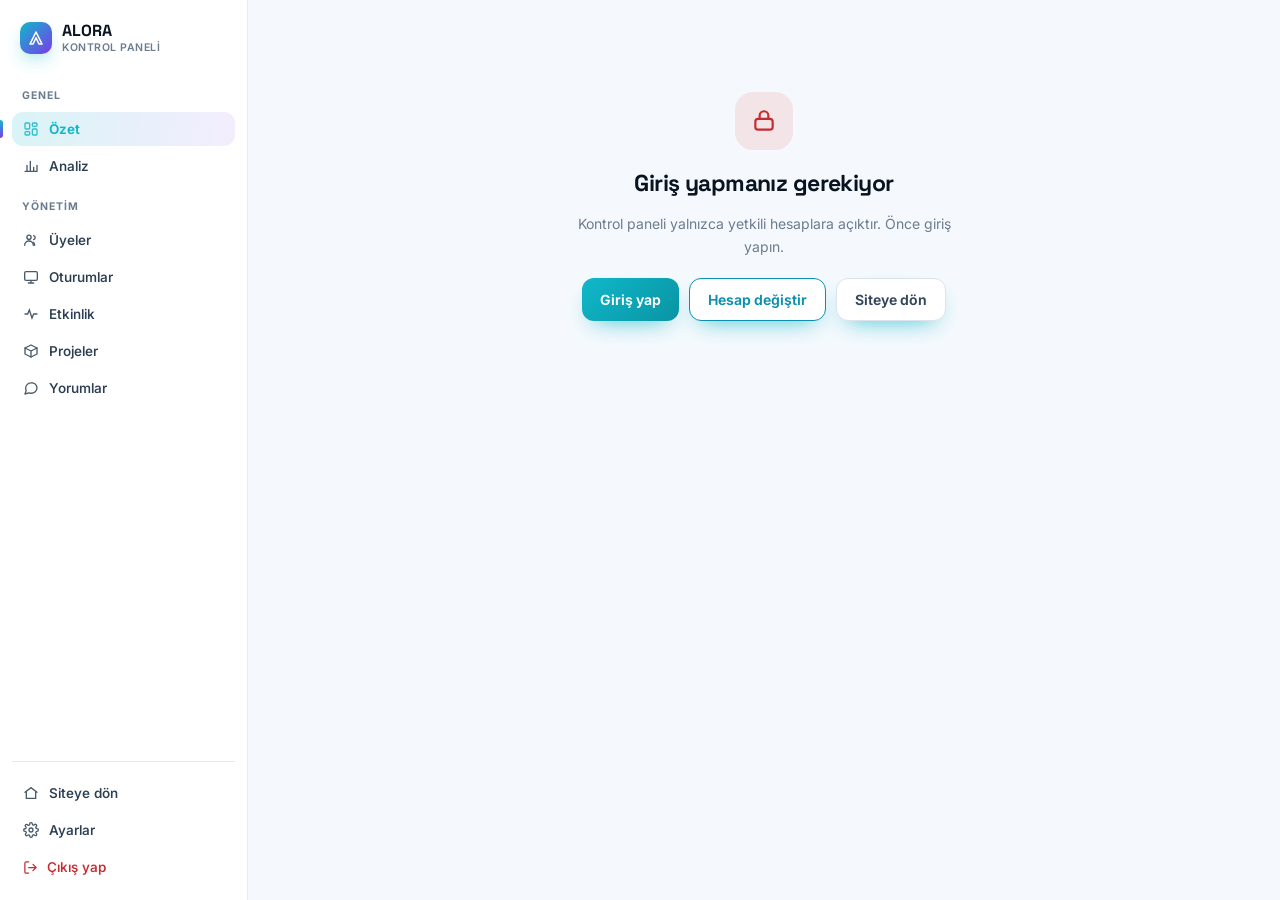
<file: panel.html>
<!DOCTYPE html>
<html lang="tr" data-theme="light">
<head>
<meta charset="utf-8" />
<meta name="viewport" content="width=device-width, initial-scale=1, viewport-fit=cover" />
<meta name="theme-color" content="#0d1b2a" />
<meta name="robots" content="noindex, nofollow, noarchive, nosnippet" />
<title>ALORA — Kontrol Paneli</title>
<link rel="icon" href="data:image/svg+xml,%3Csvg xmlns='http://www.w3.org/2000/svg' viewBox='0 0 64 64'%3E%3Crect width='64' height='64' rx='16' fill='%230d1b2a'/%3E%3Cpath d='M32 12 51 51h-9.4L32 31 22.4 51H13Z' fill='%2312b8c8'/%3E%3C/svg%3E" />
<link rel="preconnect" href="https://fonts.googleapis.com" />
<link rel="preconnect" href="https://fonts.gstatic.com" crossorigin />
<link href="https://fonts.googleapis.com/css2?family=Inter:wght@400;500;600;700;800&family=Space+Grotesk:wght@500;600;700&display=swap" rel="stylesheet" />
<link rel="stylesheet" href="assets/panel.css" />
</head>
<body>

<div class="mbar">
  <button class="icon-btn" id="menuBtn" aria-label="Menü">
    <svg width="17" height="17" viewBox="0 0 24 24" fill="none" stroke="currentColor" stroke-width="2.2" stroke-linecap="round"><path d="M4 6h16M4 12h16M4 18h16"/></svg>
  </button>
  <span class="mbar-logo">ALORA</span>
  <button class="icon-btn" style="margin-left:auto" data-theme-toggle aria-label="Tema">
    <svg width="16" height="16" viewBox="0 0 24 24" fill="none" stroke="currentColor" stroke-width="2" stroke-linecap="round"><path d="M21 12.8A9 9 0 1 1 11.2 3a7 7 0 0 0 9.8 9.8Z"/></svg>
  </button>
</div>

<div class="shell">
  <aside class="side" id="sideNav">
    <div class="side-brand">
      <span class="brand-mark">
        <svg width="16" height="16" viewBox="0 0 24 24" fill="none" stroke="currentColor" stroke-width="2.4" stroke-linecap="round" stroke-linejoin="round"><path d="M12 3 21 21h-4.6L12 11.6 7.6 21H3Z"/></svg>
      </span>
      <span>ALORA<small>kontrol paneli</small></span>
    </div>

    <div class="side-group">Genel</div>
    <a class="nav on" href="#ozet" data-tab="ozet">
      <svg width="16" height="16" viewBox="0 0 24 24" fill="none" stroke="currentColor" stroke-width="2" stroke-linecap="round"><rect x="3" y="3" width="7" height="9" rx="1.5"/><rect x="14" y="3" width="7" height="5" rx="1.5"/><rect x="14" y="12" width="7" height="9" rx="1.5"/><rect x="3" y="16" width="7" height="5" rx="1.5"/></svg>
      Özet
    </a>
    <a class="nav" href="#analiz" data-tab="analiz">
      <svg width="16" height="16" viewBox="0 0 24 24" fill="none" stroke="currentColor" stroke-width="2" stroke-linecap="round" stroke-linejoin="round"><path d="M3 20h18M6 20V11M11 20V5M16 20v-6M21 20v-9"/></svg>
      Analiz
    </a>

    <div class="side-group">Yönetim</div>
    <a class="nav" href="#uyeler" data-tab="uyeler">
      <svg width="16" height="16" viewBox="0 0 24 24" fill="none" stroke="currentColor" stroke-width="2" stroke-linecap="round"><circle cx="9" cy="8" r="3.2"/><path d="M2.5 20a6.5 6.5 0 0 1 13 0"/><path d="M16 5.5a3 3 0 0 1 0 5.8M17.5 20a6 6 0 0 0-2-4.5"/></svg>
      Üyeler
    </a>
    <a class="nav" href="#oturumlar" data-tab="oturumlar">
      <svg width="16" height="16" viewBox="0 0 24 24" fill="none" stroke="currentColor" stroke-width="2" stroke-linecap="round"><rect x="2.5" y="4" width="19" height="13" rx="2"/><path d="M8 21h8M12 17v4"/></svg>
      Oturumlar
    </a>
    <a class="nav" href="#etkinlik" data-tab="etkinlik">
      <svg width="16" height="16" viewBox="0 0 24 24" fill="none" stroke="currentColor" stroke-width="2" stroke-linecap="round"><path d="M3 12h4l2.5-6 4 12 2.5-6h5"/></svg>
      Etkinlik
    </a>
    <a class="nav" href="#projeler" data-tab="projeler">
      <svg width="16" height="16" viewBox="0 0 24 24" fill="none" stroke="currentColor" stroke-width="2" stroke-linecap="round" stroke-linejoin="round"><path d="M12 3 3 7.5v9L12 21l9-4.5v-9L12 3Z"/><path d="M3 7.5 12 12l9-4.5M12 12v9"/></svg>
      Projeler
    </a>
    <a class="nav" href="#yorumlar" data-tab="yorumlar">
      <svg width="16" height="16" viewBox="0 0 24 24" fill="none" stroke="currentColor" stroke-width="2" stroke-linecap="round" stroke-linejoin="round"><path d="M21 11.5a8.4 8.4 0 0 1-9 8.4 9 9 0 0 1-3.3-.6L3 21l1.7-5.1a8.4 8.4 0 0 1-.7-3.4 8.4 8.4 0 0 1 8.4-8.4 8.4 8.4 0 0 1 8.6 7.4Z"/></svg>
      Yorumlar
    </a>

    <div class="side-foot">
      <a class="nav" href="index.html">
        <svg width="16" height="16" viewBox="0 0 24 24" fill="none" stroke="currentColor" stroke-width="2" stroke-linecap="round"><path d="M3 11 12 4l9 7"/><path d="M5 10v10h14V10"/></svg>
        Siteye dön
      </a>
      <a class="nav" href="ayarlar.html">
        <svg width="16" height="16" viewBox="0 0 24 24" fill="none" stroke="currentColor" stroke-width="2" stroke-linecap="round" stroke-linejoin="round"><circle cx="12" cy="12" r="3"/><path d="M19.4 15a1.6 1.6 0 0 0 .3 1.8l.1.1a2 2 0 1 1-2.8 2.8l-.1-.1a1.6 1.6 0 0 0-1.8-.3 1.6 1.6 0 0 0-1 1.5V21a2 2 0 1 1-4 0v-.1a1.6 1.6 0 0 0-1-1.5 1.6 1.6 0 0 0-1.8.3l-.1.1a2 2 0 1 1-2.8-2.8l.1-.1a1.6 1.6 0 0 0 .3-1.8 1.6 1.6 0 0 0-1.5-1H3a2 2 0 1 1 0-4h.1a1.6 1.6 0 0 0 1.5-1 1.6 1.6 0 0 0-.3-1.8l-.1-.1a2 2 0 1 1 2.8-2.8l.1.1a1.6 1.6 0 0 0 1.8.3H9a1.6 1.6 0 0 0 1-1.5V3a2 2 0 1 1 4 0v.1a1.6 1.6 0 0 0 1 1.5 1.6 1.6 0 0 0 1.8-.3l.1-.1a2 2 0 1 1 2.8 2.8l-.1.1a1.6 1.6 0 0 0-.3 1.8V9a1.6 1.6 0 0 0 1.5 1H21a2 2 0 1 1 0 4h-.1a1.6 1.6 0 0 0-1.5 1Z"/></svg>
        Ayarlar
      </a>
      <button class="btn-out" data-logout>
        <svg width="15" height="15" viewBox="0 0 24 24" fill="none" stroke="currentColor" stroke-width="2" stroke-linecap="round" stroke-linejoin="round"><path d="M9 21H5a2 2 0 0 1-2-2V5a2 2 0 0 1 2-2h4M16 17l5-5-5-5M21 12H9"/></svg>
        Çıkış yap
      </button>
    </div>
  </aside>

  <main class="main">
    <div class="lock" id="lockScreen">
      <div class="lock-ic">
        <svg width="26" height="26" viewBox="0 0 24 24" fill="none" stroke="currentColor" stroke-width="2" stroke-linecap="round"><rect x="4" y="10" width="16" height="10" rx="2.5"/><path d="M8 10V7a4 4 0 0 1 8 0v3"/></svg>
      </div>
      <h2 id="lockTitle">Yetkiniz yok</h2>
      <p id="lockDesc">Bu sayfa yalnızca yetkili hesaplara açıktır. Giriş yapın veya yöneticiden yetki isteyin.</p>
      <div style="display:flex;gap:10px;justify-content:center;flex-wrap:wrap">
        <a class="btn-primary" href="giris.html">Giriş yap</a>
        <a class="btn-primary" id="lockWrong" href="#" style="display:none;background:#fff;color:#0d8fb0;border:1px solid #0d8fb0">Hesap değiştir</a>
        <a class="btn-primary" href="index.html" style="background:#fff;color:#33465c;border:1px solid #dbe3ec">Siteye dön</a>
      </div>
    </div>

    <div id="panelBody" hidden>
      <header class="main-head">
        <div>
          <h1 id="pageTitle">Özet</h1>
          <p id="pageSub">Platformun anlık durumu</p>
        </div>
        <div class="head-actions">
          <span class="live"><i></i><span id="liveTxt">canlı</span></span>
          <button class="btn-ghost" id="refreshBtn">
            <svg width="14" height="14" viewBox="0 0 24 24" fill="none" stroke="currentColor" stroke-width="2.2" stroke-linecap="round" stroke-linejoin="round"><path d="M20 11a8 8 0 1 0-2.3 6.3M20 5v6h-6"/></svg>
            Yenile
          </button>
          <span class="me-pill"><span class="me-av" id="meAv">B</span><span id="meRole">—</span></span>
        </div>
      </header>

      <div id="tabContent"></div>
    </div>
  </main>
</div>

<script src="assets/alora-ui.js"></script>
<script>window.AloraAPI = window.AloraAPI || { PROXY_URL: "https://alora-bridge.bold-yew-bb8.workers.dev", PUBLIC_TOKEN: "41ca9eb5f3a5747a2a6a5c7c9c9a46ddc205eca7274db5ae" };</script>
<script src="alora-auth.js"></script>
<script>
/* ============================================================
   ALORA — kontrol paneli uygulaması (v2)
   Özet, analiz (grafik), üyeler, oturumlar, etkinlik, projeler
   ============================================================ */
(function () {
  'use strict';

  var API = window.AloraAuth;
  var state = { me: null, profile: null, tab: 'ozet', data: {} };
  var $ = function (s, r) { return (r || document).querySelector(s); };
  var $$ = function (s, r) { return Array.prototype.slice.call((r || document).querySelectorAll(s)); };

  function esc(s) {
    return String(s == null ? '' : s).replace(/[&<>"']/g, function (c) {
      return { '&': '&amp;', '<': '&lt;', '>': '&gt;', '"': '&quot;', "'": '&#39;' }[c];
    });
  }
  function fmtDate(d) {
    if (!d) return '—';
    var x = new Date(d);
    return x.toLocaleDateString('tr-TR', { day: '2-digit', month: 'short' }) + ' ' +
           x.toLocaleTimeString('tr-TR', { hour: '2-digit', minute: '2-digit' });
  }
  function ago(d) {
    if (!d) return '';
    var s = Math.floor((Date.now() - new Date(d).getTime()) / 1000);
    if (s < 60) return 'az önce';
    if (s < 3600) return Math.floor(s / 60) + ' dk önce';
    if (s < 86400) return Math.floor(s / 3600) + ' sa önce';
    return Math.floor(s / 86400) + ' gün önce';
  }
  function rolePill(role) {
    var cls = role === 'admin' ? 'pill-admin' : role === 'yetkili' ? 'pill-staff' : 'pill-user';
    return '<span class="pill ' + cls + '">' + esc(API.roleLabel(role)) + '</span>';
  }
  function initials(name) {
    var p = String(name || '?').trim().split(/\s+/);
    return p.length === 1 ? p[0].slice(0, 2).toUpperCase() : (p[0][0] + p[1][0]).toUpperCase();
  }
  function skeleton(rows) {
    var h = '';
    for (var i = 0; i < (rows || 3); i++) h += '<div class="skel skel-line" style="width:' + (90 - i * 12) + '%"></div>';
    return '<div class="box"><div class="box-body">' + h + '</div></div>';
  }

  /* ---------------- giriş kontrolü ---------------- */
  async function guard() {
    var s = await API.me().catch(function () { return null; });
    if (!s || !s.user || !s.profile || !API.isStaff(s.profile)) return false;
    state.me = s.user; state.profile = s.profile;
    return true;
  }

  /* ---------------- sekmeler ---------------- */
  var TITLES = {
    ozet: ['Özet', 'Platformun anlık durumu'],
    analiz: ['Analiz', 'İndirme, üyelik ve etkileşim grafikleri'],
    uyeler: ['Üyeler', 'Kayıtlı kullanıcılar ve rolleri'],
    oturumlar: ['Oturumlar', 'Kim, ne zaman, hangi cihazdan giriş yaptı'],
    etkinlik: ['Etkinlik', 'Son yapılan işlemler'],
    projeler: ['Projeler', 'Yayınlanan projeler ve indirme sayıları'],
    yorumlar: ['Yorumlar', 'Kullanıcı yorumları ve puanlar']
  };

  function setTab(tab) {
    if (!TITLES[tab]) tab = 'ozet';
    state.tab = tab;
    $$('.side .nav[data-tab]').forEach(function (a) {
      a.classList.toggle('on', a.getAttribute('data-tab') === tab);
    });
    var t = TITLES[tab];
    $('#pageTitle').textContent = t[0];
    $('#pageSub').textContent = t[1];
    if (window.innerWidth <= 900) $('#sideNav').classList.remove('open');
    render();
  }

  /* ---------------- veri ---------------- */
  async function loadSummary() {
    try { state.data.summary = await API.call('/admin/summary'); }
    catch (e) { state.data.summary = null; }
  }
  async function loadMembers() {
    try {
      var r = await API.call('/admin/members');
      state.data.members = Array.isArray(r) ? r : [];
    } catch (e) { state.data.members = []; }
  }
  async function loadList(key, path, fallback) {
    try {
      var r = await API.call(path);
      state.data[key] = Array.isArray(r) ? r : [];
    } catch (e) { state.data[key] = fallback || []; }
  }

  /* ---------------- grafikler ---------------- */
  function barChart(items, alt) {
    if (!items.length) return '<div class="chart-empty">Henüz veri yok — ilk proje eklendiğinde grafik dolmaya başlar.</div>';
    var max = Math.max.apply(null, items.map(function (i) { return i.value; }).concat([1]));
    var h = '<div class="chart">';
    items.forEach(function (it, idx) {
      var pct = Math.max(3, Math.round((it.value / max) * 100));
      h += '<div class="bar-wrap" title="' + esc(it.label) + ': ' + it.value + '">' +
        '<div class="bar' + (alt ? ' alt' : '') + '" style="height:' + pct + '%;animation-delay:' + (idx * 0.06) + 's"></div>' +
        '<span class="bar-lbl">' + esc(it.label) + '</span>' +
      '</div>';
    });
    return h + '</div>';
  }

  function donut(items, total, center) {
    var R = 52, C = 2 * Math.PI * R;
    var colors = ['#0fb8c9', '#7c3aed', '#f5a623', '#17b26a', '#e5484d'];
    var segs = '', off = 0;
    items.forEach(function (it, i) {
      var frac = total ? it.value / total : 0;
      var len = C * frac;
      segs += '<circle class="val" cx="66" cy="66" r="' + R + '" stroke="' + colors[i % colors.length] + '" ' +
        'stroke-dasharray="' + len + ' ' + (C - len) + '" stroke-dashoffset="' + (-off) + '" ' +
        'style="animation-delay:' + (i * 0.15) + 's"></circle>';
      off += len;
    });
    if (!segs) segs = '<circle class="val" cx="66" cy="66" r="' + R + '" stroke="#e4ebf3" stroke-dasharray="0 ' + C + '"></circle>';

    var legend = items.map(function (it, i) {
      return '<div><i style="background:' + colors[i % colors.length] + '"></i>' + esc(it.label) +
        '<b>' + it.value + '</b></div>';
    }).join('');

    return '<div class="donut-wrap">' +
      '<div class="donut-center">' +
        '<svg class="donut" viewBox="0 0 132 132">' +
          '<defs><linearGradient id="dgrad" x1="0" y1="0" x2="1" y2="1"><stop offset="0" stop-color="#0fb8c9"/><stop offset="1" stop-color="#7c3aed"/></linearGradient></defs>' +
          '<circle class="trk" cx="66" cy="66" r="' + R + '"></circle>' + segs +
        '</svg>' +
        '<span class="donut-num">' + esc(center) + '</span>' +
      '</div>' +
      '<div class="legend">' + legend + '</div>' +
    '</div>';
  }

  /* ---------------- görünümler ---------------- */
  function viewOzet() {
    var s = state.data.summary;
    if (!s) {
      return '<div class="box"><div class="box-body" style="color:var(--muted);font-size:13.5px">' +
        'Özet yüklenemedi. Oturumu kapatıp tekrar giriş yapmayı deneyin.</div></div>';
    }
    var cards = [
      ['Projeler', s.projeler, 'yayında'],
      ['Kullanıcılar', s.kullanicilar, (s.yetkililer || 0) + ' yetkili'],
      ['Yorumlar', s.yorumlar, 'geri bildirim'],
      ['İndirmeler', s.indirmeler, 'toplam'],
      ['Aktif oturum', s.aktif_oturum, 'son 30 dk'],
      ['Bugün giriş', s.bugun_giris, 'kişi'],
      ['Depolama', (s.depolama_mb || 0) + ' MB', (s.dosyalar || 0) + ' dosya']
    ];
    var html = '<div class="stats">' + cards.map(function (c) {
      return '<div class="stat"><small>' + esc(c[0]) + '</small><b>' + esc(c[1]) + '</b><span>' + esc(c[2]) + '</span></div>';
    }).join('') + '</div>';

    var roles = s.rol_dagilimi || {};
    var roleItems = [
      { label: 'Üyeler', value: roles.uye || 0 },
      { label: 'Yetkililer', value: roles.yetkili || 0 },
      { label: 'Yöneticiler', value: roles.admin || 0 }
    ].filter(function (x) { return x.value > 0; });

    html += '<div class="grid2">';
    html += '<div class="box"><div class="box-head"><h3>Son etkinlik</h3><span class="cnt">' +
      ((s.son_etkinlik || []).length) + ' kayıt</span></div>' + feedHtml(s.son_etkinlik) + '</div>';
    html += '<div class="box"><div class="box-head"><h3>Rol dağılımı</h3><span class="cnt">' +
      (s.kullanicilar || 0) + ' kişi</span></div><div class="box-body">' +
      donut(roleItems, s.kullanicilar || 0, s.kullanicilar || 0) + '</div></div>';
    html += '</div>';

    html += '<div class="box"><div class="box-head"><h3>Son kayıtlar</h3><span class="cnt">' +
      ((s.son_kayitlar || []).length) + ' kişi</span></div>' + usersFeed(s.son_kayitlar) + '</div>';
    return html;
  }

  function feedHtml(list) {
    var items = list || [];
    if (!items.length) return '<div class="box-body" style="color:var(--muted);font-size:13px">Henüz etkinlik yok.</div>';
    return '<div class="feed">' + items.map(function (a, i) {
      return '<div class="feed-i" style="animation-delay:' + (i * 0.04) + 's">' +
        '<span class="feed-av">' + esc(initials(a.actor)) + '</span>' +
        '<span class="feed-t"><b>' + esc(a.actor) + '</b> — ' + esc(a.action) +
          (a.detail ? ' <span style="color:var(--muted)">' + esc(a.detail) + '</span>' : '') +
          '<small>' + ago(a.created_at) + ' · ' + fmtDate(a.created_at) + '</small></span>' +
        '</div>';
    }).join('') + '</div>';
  }

  function usersFeed(list) {
    var items = list || [];
    if (!items.length) return '<div class="box-body" style="color:var(--muted);font-size:13px">Henüz üye yok.</div>';
    return '<div class="feed">' + items.map(function (u, i) {
      return '<div class="feed-i" style="animation-delay:' + (i * 0.04) + 's">' +
        '<span class="feed-av">' + esc(initials(u.full_name || u.username)) + '</span>' +
        '<span class="feed-t"><b>' + esc(u.full_name || u.username) + '</b> ' + rolePill(u.role) +
          '<small>@' + esc(u.username) + ' · ' + fmtDate(u.created_at) + '</small></span>' +
        '</div>';
    }).join('') + '</div>';
  }

  function viewAnaliz() {
    var s = state.data.summary || {};
    var members = state.data.members || [];
    var projects = state.data.projects || [];

    // aylık kayıt grafiği (son 6 ay)
    var months = [];
    var now = new Date();
    for (var i = 5; i >= 0; i--) {
      var d = new Date(now.getFullYear(), now.getMonth() - i, 1);
      months.push({
        label: d.toLocaleDateString('tr-TR', { month: 'short' }),
        key: d.getFullYear() + '-' + d.getMonth(),
        value: 0
      });
    }
    members.forEach(function (m) {
      var c = new Date(m.created_at);
      var k = c.getFullYear() + '-' + c.getMonth();
      months.forEach(function (mo) { if (mo.key === k) mo.value++; });
    });

    // proje platform dağılımı
    var plat = {};
    projects.forEach(function (p) {
      var arr = p.platforms;
      var k = (Array.isArray(arr) && arr.length) ? arr[0]
            : (typeof arr === 'string' && arr) ? arr
            : 'diğer';
      plat[k] = (plat[k] || 0) + 1;
    });
    var platItems = Object.keys(plat).map(function (k) { return { label: k, value: plat[k] }; });

    var html = '<div class="stats">' +
      '<div class="stat"><small>Toplam indirme</small><b>' + (s.indirmeler || 0) + '</b><span>tüm projeler</span></div>' +
      '<div class="stat"><small>Ortalama yorum</small><b>' + (s.projeler ? (s.yorumlar / s.projeler).toFixed(1) : '0') + '</b><span>proje başına</span></div>' +
      '<div class="stat"><small>Aktif oturum</small><b>' + (s.aktif_oturum || 0) + '</b><span>son 30 dk</span></div>' +
      '<div class="stat"><small>Depolama</small><b>' + (s.depolama_mb || 0) + '</b><span>MB kullanım</span></div>' +
    '</div>';

    html += '<div class="box"><div class="box-head"><h3>Aylık yeni üye</h3><span class="cnt">son 6 ay</span></div>' +
      '<div class="box-body">' + barChart(months, false) + '</div></div>';

    html += '<div class="grid2">';
    html += '<div class="box"><div class="box-head"><h3>Platform dağılımı</h3><span class="cnt">' +
      projects.length + ' proje</span></div><div class="box-body">' +
      (platItems.length ? donut(platItems, projects.length, projects.length)
        : '<div class="chart-empty">Henüz proje yok.</div>') + '</div></div>';
    html += '<div class="box"><div class="box-head"><h3>En çok indirilen</h3><span class="cnt">ilk 5</span></div>' +
      topProjects(projects) + '</div>';
    html += '</div>';
    return html;
  }

  function topProjects(list) {
    if (!list.length) return '<div class="box-body" style="color:var(--muted);font-size:13px">Henüz proje yok.</div>';
    var top = list.slice().sort(function (a, b) { return (b.downloads || 0) - (a.downloads || 0); }).slice(0, 5);
    var max = Math.max.apply(null, top.map(function (p) { return p.downloads || 0; }).concat([1]));
    return '<div class="box-body">' + top.map(function (p, i) {
      var pct = Math.round(((p.downloads || 0) / max) * 100);
      return '<div style="margin-bottom:13px">' +
        '<div style="display:flex;justify-content:space-between;font-size:12.5px;margin-bottom:5px">' +
          '<span style="color:var(--ink);font-weight:600">' + esc(p.name) + '</span>' +
          '<span style="color:var(--muted);font-variant-numeric:tabular-nums">' + (p.downloads || 0) + '</span>' +
        '</div>' +
        '<div style="height:7px;border-radius:5px;background:var(--line);overflow:hidden">' +
          '<div style="height:100%;width:' + pct + '%;border-radius:5px;background:linear-gradient(90deg,var(--brand),var(--brand-2));' +
            'animation:grow .8s cubic-bezier(.22,1,.36,1) both;transform-origin:left"></div>' +
        '</div>' +
      '</div>';
    }).join('') + '</div>';
  }

  function viewMembers() {
    var list = state.data.members || [];
    var h = '<div class="box"><div class="box-head"><h3>Üyeler</h3><span class="cnt">' + list.length + ' kullanıcı</span></div>';
    if (!list.length) return h + '<div class="box-body" style="color:var(--muted);font-size:13px">Üye bulunamadı.</div></div>';
    var isAdmin = API.isAdmin(state.profile);
    h += '<div class="tbl-wrap"><table class="tbl"><thead><tr><th>Kullanıcı</th><th>E-posta</th><th>Rol</th><th>Proje</th><th>Yorum</th><th>Kayıt</th><th></th></tr></thead><tbody>';
    list.forEach(function (u) {
      h += '<tr>' +
        '<td><div style="display:flex;align-items:center;gap:9px"><span class="feed-av" style="width:28px;height:28px;font-size:10.5px">' +
          esc(initials(u.full_name || u.username)) + '</span><span><b style="color:var(--ink)">' + esc(u.full_name || u.username) +
          '</b><br><small style="color:var(--muted)">@' + esc(u.username) + '</small></span></div></td>' +
        '<td>' + esc(u.email || '—') + '</td>' +
        '<td>' + rolePill(u.role) + (u.banned ? ' <span class="pill pill-ban">askıda</span>' : '') + '</td>' +
        '<td>' + (u.proje_sayisi || 0) + '</td><td>' + (u.yorum_sayisi || 0) + '</td>' +
        '<td style="white-space:nowrap">' + fmtDate(u.created_at) + '</td>' +
        '<td style="white-space:nowrap">' + (isAdmin ?
          '<select class="sel" data-role="' + u.id + '">' + ['uye', 'yetkili', 'admin'].map(function (r) {
            return '<option value="' + r + '"' + (u.role === r ? ' selected' : '') + '>' + API.roleLabel(r) + '</option>';
          }).join('') + '</select> ' +
          '<button class="btn-sm ' + (u.banned ? '' : 'btn-danger') + '" data-ban="' + u.id + '" data-banned="' + (u.banned ? '1' : '0') + '">' +
          (u.banned ? 'Aç' : 'Askıya al') + '</button>'
          : '<span style="color:var(--muted);font-size:11.5px">sadece yönetici</span>') + '</td>' +
      '</tr>';
    });
    return h + '</tbody></table></div></div>';
  }

  function viewSessions() {
    var list = state.data.sessions || [];
    var h = '<div class="box"><div class="box-head"><h3>Giriş oturumları</h3><span class="cnt">' + list.length + ' kayıt</span></div>';
    if (!list.length) return h + '<div class="box-body" style="color:var(--muted);font-size:13px">Henüz oturum kaydı yok.</div></div>';
    h += '<div class="tbl-wrap"><table class="tbl"><thead><tr><th>Kullanıcı</th><th>Cihaz</th><th>Giriş</th><th>Son görülme</th><th>IP</th><th>Durum</th></tr></thead><tbody>';
    list.forEach(function (s) {
      var active = s.active && (Date.now() - new Date(s.last_seen_at).getTime()) < 30 * 60000;
      h += '<tr>' +
        '<td><b style="color:var(--ink)">' + esc(s.username) + '</b></td>' +
        '<td>' + esc(s.device) + '</td>' +
        '<td style="white-space:nowrap">' + fmtDate(s.logged_in_at) + '</td>' +
        '<td style="white-space:nowrap">' + ago(s.last_seen_at) + '</td>' +
        '<td><small style="color:var(--muted)">' + esc((s.ip || '—').slice(0, 24)) + '</small></td>' +
        '<td>' + (active ? '<span class="pill pill-ok">aktif</span>' : '<span class="pill pill-user">kapalı</span>') + '</td>' +
      '</tr>';
    });
    return h + '</tbody></table></div></div>';
  }

  function viewProjects() {
    var list = state.data.projects || [];
    var h = '<div class="box"><div class="box-head"><h3>Projeler</h3><span class="cnt">' + list.length + ' proje</span></div>';
    if (!list.length) return h + '<div class="box-body" style="color:var(--muted);font-size:13px">Henüz proje yok. Ana sayfadan yeni proje ekleyin.</div></div>';
    h += '<div class="tbl-wrap"><table class="tbl"><thead><tr><th>Proje</th><th>Sürüm</th><th>Durum</th><th>İndirme</th><th>Tarih</th><th></th></tr></thead><tbody>';
    list.forEach(function (p) {
      var st = p.status === 'yayinda' ? '<span class="pill pill-ok">yayında</span>' :
               p.status === 'bakimda' ? '<span class="pill pill-staff">bakımda</span>' :
               '<span class="pill pill-user">arşiv</span>';
      h += '<tr>' +
        '<td><b style="color:var(--ink)">' + esc(p.name) + '</b><br><small style="color:var(--muted)">' + esc(p.author || '') + '</small></td>' +
        '<td>' + esc(p.version || '—') + '</td><td>' + st + '</td>' +
        '<td>' + (p.downloads || 0) + '</td>' +
        '<td style="white-space:nowrap">' + fmtDate(p.created_at) + '</td>' +
        '<td><button class="btn-sm btn-danger" data-delproj="' + p.id + '">Sil</button></td>' +
      '</tr>';
    });
    return h + '</tbody></table></div></div>';
  }

  function viewComments() {
    var list = state.data.comments || [];
    var h = '<div class="box"><div class="box-head"><h3>Yorumlar</h3><span class="cnt">' + list.length + ' yorum</span></div>';
    if (!list.length) return h + '<div class="box-body" style="color:var(--muted);font-size:13px">Henüz yorum yok.</div></div>';
    h += '<div class="feed">' + list.map(function (c, i) {
      var stars = c.rating ? '★'.repeat(c.rating) : '';
      return '<div class="feed-i" style="animation-delay:' + (i * 0.04) + 's">' +
        '<span class="feed-av">' + esc(initials(c.author)) + '</span>' +
        '<span class="feed-t"><b>' + esc(c.author) + '</b> ' +
          (stars ? '<span style="color:#f5a623">' + stars + '</span>' : '') +
          '<div style="color:var(--ink-2);margin:4px 0">' + esc(c.body) + '</div>' +
          '<small>' + ago(c.created_at) + '</small></span>' +
        '</div>';
    }).join('') + '</div></div>';
    return h;
  }

  /* ---------------- çiz ---------------- */
  async function render() {
    var box = $('#tabContent');
    box.innerHTML = skeleton(3);

    if (state.tab === 'ozet') { await loadSummary(); box.innerHTML = viewOzet(); }
    else if (state.tab === 'analiz') {
      await loadSummary(); await loadMembers();
      await loadList('projects', '/rest/projects?select=*&order=created_at.desc&limit=200');
      box.innerHTML = viewAnaliz();
    }
    else if (state.tab === 'uyeler') { await loadMembers(); box.innerHTML = viewMembers(); }
    else if (state.tab === 'oturumlar') { await loadList('sessions', '/rest/sessions_log?select=*&order=logged_in_at.desc&limit=100'); box.innerHTML = viewSessions(); }
    else if (state.tab === 'etkinlik') { await loadSummary(); box.innerHTML = '<div class="box"><div class="box-head"><h3>Son etkinlik</h3></div>' + feedHtml((state.data.summary || {}).son_etkinlik) + '</div>'; }
    else if (state.tab === 'projeler') { await loadList('projects', '/rest/projects?select=*&order=created_at.desc&limit=100'); box.innerHTML = viewProjects(); }
    else if (state.tab === 'yorumlar') { await loadList('comments', '/rest/comments?select=*&order=created_at.desc&limit=100'); box.innerHTML = viewComments(); }

    bind();
  }

  function bind() {
    $$('[data-role]').forEach(function (sel) {
      sel.addEventListener('change', async function () {
        if (!confirm('Rolü "' + API.roleLabel(sel.value) + '" olarak değiştirmek istiyor musunuz?')) { render(); return; }
        try { await API.call('/admin/role', { method: 'POST', body: { user_id: sel.getAttribute('data-role'), role: sel.value } }); }
        catch (e) { alert(e.message); }
        render();
      });
    });
    $$('[data-ban]').forEach(function (b) {
      b.addEventListener('click', async function () {
        var banned = b.getAttribute('data-banned') === '1';
        if (!confirm(banned ? 'Bu üyenin erişimini açmak istiyor musunuz?' : 'Bu üyeyi askıya almak istiyor musunuz?')) return;
        try { await API.call('/admin/ban', { method: 'POST', body: { user_id: b.getAttribute('data-ban'), banned: !banned } }); }
        catch (e) { alert(e.message); }
        render();
      });
    });
    $$('[data-delproj]').forEach(function (b) {
      b.addEventListener('click', async function () {
        if (!confirm('Bu proje kalıcı olarak silinsin mi?')) return;
        try { await API.call('/rest/projects?id=eq.' + b.getAttribute('data-delproj'), { method: 'DELETE' }); }
        catch (e) { alert(e.message); }
        render();
      });
    });
  }

  /* ---------------- başlat ---------------- */
  (async function boot() {
    var ok = await guard();
    if (!ok) { $('#lockScreen').style.display = 'block'; $('#panelBody').hidden = true;
      var t = document.getElementById('lockTitle'), d = document.getElementById('lockDesc');
      var w = document.getElementById('lockWrong');
      if (w) w.style.display = 'inline-flex';
      var s0 = null;
      try { s0 = JSON.parse(localStorage.getItem('alora.session.v2') || sessionStorage.getItem('alora.session.v2') || 'null'); } catch (e) {}
      if (!s0 || !s0.access_token) {
        if (t) t.textContent = 'Giriş yapmanız gerekiyor';
        if (d) d.textContent = 'Kontrol paneli yalnızca yetkili hesaplara açıktır. Önce giriş yapın.';
      } else {
        if (t) t.textContent = 'Yetkiniz yok';
        if (d) d.textContent = 'Bu hesap yetkili ya da yönetici değil. Başka bir hesapla giriş yapın.';
      }
      return; }
    $('#lockScreen').style.display = 'none';
    $('#panelBody').hidden = false;

    var p = state.profile || {};
    var name = p.full_name || p.username || 'B';
    $('#meAv').textContent = initials(name);
    $('#meRole').textContent = API.roleLabel(p.role);

    $$('.side .nav[data-tab]').forEach(function (a) {
      a.addEventListener('click', function (e) { e.preventDefault(); location.hash = a.getAttribute('data-tab'); });
    });
    window.addEventListener('hashchange', function () { setTab((location.hash || '#ozet').slice(1)); });

    var lw = document.getElementById('lockWrong');
    if (lw) lw.addEventListener('click', function (e) {
      e.preventDefault();
      try { localStorage.removeItem('alora.session.v2'); sessionStorage.removeItem('alora.session.v2'); } catch (er) {}
      location.href = 'giris.html';
    });

    $('#refreshBtn').addEventListener('click', render);
    var mb = $('#menuBtn');
    if (mb) mb.addEventListener('click', function () { $('#sideNav').classList.toggle('open'); });

    var lo = $('[data-logout]');
    if (lo) lo.addEventListener('click', async function () { await API.signOut(); location.replace('index.html'); });

    setTab((location.hash || '#ozet').slice(1) || 'ozet');

    // canlı yenileme (60 sn)
    setInterval(function () {
      if (document.hidden) return;
      if (state.tab === 'ozet' || state.tab === 'analiz') render();
    }, 60000);
  })();
})();

</script>
<script>
document.addEventListener('DOMContentLoaded', function () {
  var av = document.getElementById('meAv');
  if (av && !av.textContent.trim()) {
    try {
      var k = 'alora.session.v2';
      var sess = JSON.parse(localStorage.getItem(k) || sessionStorage.getItem(k) || '{}');
      var em = (sess.user && sess.user.email) || 'A';
      av.textContent = em.charAt(0).toUpperCase();
    } catch (e) { av.textContent = 'A'; }
  }
});
</script>
</body>
</html>
</file>
<file: assets/alora-ui.css>
/* ============================================================
   ALORA — ortak arayüz stilleri (giriş, kayıt, panel)
   Mobil öncelikli: telefon / tablet / bilgisayar uyumlu
   ============================================================ */
:root{
  --ink:#0d1b2a; --ink-2:#33475b; --muted:#6b7c8f; --line:#e3e9f0;
  --bg:#f6f9fd; --card:#ffffff; --brand:#12b8c8; --brand-2:#8a4fb0;
  --ok:#17b26a; --err:#e5484d; --warn:#f5a623;
  --r:16px; --shadow:0 1px 2px rgba(13,27,42,.06),0 12px 32px -16px rgba(13,27,42,.24);
}
html[data-theme="dark"]{
  --ink:#eaf1f8; --ink-2:#b7c6d6; --muted:#93a4b7; --line:#22303f;
  --bg:#080e15; --card:#0f1822;
  --shadow:0 1px 2px rgba(0,0,0,.5),0 18px 40px -20px rgba(0,0,0,.8);
}
*{box-sizing:border-box}
html,body{margin:0;padding:0}
body{
  font-family:'Inter',system-ui,-apple-system,'Segoe UI',sans-serif;
  background:var(--bg);color:var(--ink);
  -webkit-font-smoothing:antialiased;
  min-height:100vh;min-height:100dvh;
  padding-left:env(safe-area-inset-left);
  padding-right:env(safe-area-inset-right);
}
h1,h2,h3,h4{font-family:'Space Grotesk','Inter',sans-serif;letter-spacing:-.02em;margin:0}
a{color:var(--brand);text-decoration:none}
a:hover{text-decoration:underline}

.topbar{
  position:sticky;top:0;z-index:50;
  background:rgba(246,249,253,.88);
  backdrop-filter:blur(16px) saturate(150%);
  border-bottom:1px solid var(--line);
  padding:0 16px;
}
html[data-theme="dark"] .topbar{background:rgba(8,14,21,.88)}
.topbar-in{max-width:1120px;margin:0 auto;display:flex;align-items:center;justify-content:space-between;gap:12px;height:60px}
.brand{display:flex;align-items:center;gap:9px;font-weight:800;font-size:17px;letter-spacing:-.03em;color:var(--ink);text-decoration:none}
.brand:hover{text-decoration:none}
.brand-mark{width:30px;height:30px;border-radius:9px;display:grid;place-items:center;background:linear-gradient(135deg,var(--brand),var(--brand-2));color:#fff;flex:0 0 auto}
.top-actions{display:flex;align-items:center;gap:8px}

.btn{
  display:inline-flex;align-items:center;justify-content:center;gap:7px;
  padding:10px 16px;border-radius:11px;border:1px solid transparent;
  font:inherit;font-size:14px;font-weight:600;cursor:pointer;
  transition:transform .15s,box-shadow .15s,background .15s,border-color .15s;
  text-decoration:none;white-space:nowrap;min-height:42px;
}
.btn:hover{text-decoration:none}
.btn:active{transform:scale(.98)}
.btn-primary{background:linear-gradient(135deg,var(--brand),#0f9fb5);color:#fff;box-shadow:0 6px 18px -8px rgba(18,184,200,.75)}
.btn-primary:hover{box-shadow:0 10px 24px -8px rgba(18,184,200,.85)}
.btn-secondary{background:var(--card);color:var(--ink);border-color:var(--line)}
.btn-secondary:hover{border-color:var(--brand);color:var(--brand)}
.btn-ghost{background:transparent;color:var(--ink-2)}
.btn-ghost:hover{background:rgba(13,27,42,.06);text-decoration:none}
html[data-theme="dark"] .btn-ghost:hover{background:rgba(255,255,255,.08)}
.btn-danger{background:#fdecec;color:#c62b30;border-color:#f6c9cb}
html[data-theme="dark"] .btn-danger{background:#2a1416;border-color:#4a2226;color:#ff8b8f}
.btn-block{width:100%}
.btn-sm{padding:7px 12px;font-size:13px;min-height:36px;border-radius:9px}
.btn:disabled{opacity:.55;cursor:not-allowed;transform:none}

.wrap{max-width:1120px;margin:0 auto;padding:0 16px}
.wrap-narrow{max-width:460px;margin:0 auto;padding:0 16px}
.card{background:var(--card);border:1px solid var(--line);border-radius:var(--r);box-shadow:var(--shadow)}
.auth-wrap{padding:40px 0 64px}
.auth-head{text-align:center;margin-bottom:22px}
.auth-head h1{font-size:clamp(22px,5vw,27px);font-weight:700;margin-bottom:8px;color:var(--ink)}
.auth-head p{color:var(--muted);font-size:14.5px;margin:0;line-height:1.6}
.auth-card{padding:24px 20px}
@media(min-width:520px){.auth-card{padding:30px 28px}}
.field{margin-bottom:15px}
.field label{display:block;font-size:13px;font-weight:600;color:var(--ink-2);margin-bottom:6px}
.field input,.field select,.field textarea{
  width:100%;padding:12px 13px;border-radius:11px;border:1px solid var(--line);
  background:var(--bg);color:var(--ink);font:inherit;font-size:15px;
  transition:border-color .15s,box-shadow .15s;
}
.field input:focus,.field select:focus,.field textarea:focus{
  outline:none;border-color:var(--brand);box-shadow:0 0 0 3px rgba(18,184,200,.18);
}
.field input::placeholder{color:var(--muted)}
.field small{display:block;margin-top:5px;font-size:12px;color:var(--muted)}
.row-between{display:flex;align-items:center;justify-content:space-between;gap:10px;flex-wrap:wrap}
.check{display:flex;align-items:center;gap:8px;font-size:13.5px;color:var(--ink-2);cursor:pointer}
.check input{width:17px;height:17px;accent-color:var(--brand);margin:0}
.form-note{margin:14px 0 0;font-size:13px;color:var(--muted);text-align:center;line-height:1.6}
.alert{padding:11px 14px;border-radius:11px;font-size:13.5px;line-height:1.5;margin-bottom:15px;display:none}
.alert.show{display:block}
.alert-err{background:#fdecec;color:#a3242a;border:1px solid #f6c9cb}
.alert-ok{background:#e8f8ef;color:#0d6b41;border:1px solid #bfe9d2}
html[data-theme="dark"] .alert-err{background:#2a1416;border-color:#4a2226;color:#ff9a9e}
html[data-theme="dark"] .alert-ok{background:#0e2318;border-color:#1c4630;color:#6ee7a8}

.pw-wrap{position:relative}
.pw-wrap input{padding-right:46px}
.pw-eye{position:absolute;right:6px;top:50%;transform:translateY(-50%);width:34px;height:34px;border:0;background:transparent;color:var(--muted);cursor:pointer;border-radius:8px;display:grid;place-items:center}
.pw-eye:hover{background:rgba(13,27,42,.06);color:var(--ink)}

.site-foot{margin-top:auto;border-top:1px solid var(--line);padding:18px 16px 26px;text-align:center;font-size:12.5px;color:var(--muted)}
.site-foot a{color:var(--muted);text-decoration:underline}
.page{display:flex;flex-direction:column;min-height:100vh;min-height:100dvh}
.page-main{flex:1}

.spin{width:16px;height:16px;border:2px solid rgba(255,255,255,.4);border-top-color:#fff;border-radius:50%;animation:spin .7s linear infinite;display:inline-block}
@keyframes spin{to{transform:rotate(360deg)}}

@media(max-width:560px){
  .top-actions .hide-sm{display:none}
  .auth-wrap{padding:24px 0 44px}
  .btn{min-height:44px}
}
</file>
<file: assets/auth.css>
/* ============================================================
   ALORA — giriş / kayıt arayüzü (v2)
   Bölünmüş ekran: solda marka paneli, sağda form.
   Telefon / tablet / bilgisayar uyumlu.
   ============================================================ */
:root{
  --ink:#0a1420; --ink-2:#2c3e52; --muted:#6b7c8f; --line:#e2e9f1;
  --bg:#f4f8fc; --card:#ffffff; --brand:#0fb8c9; --brand-d:#0a94a4;
  --brand-2:#7c3aed; --ok:#17b26a; --err:#e5484d;
  --r:18px; --shadow:0 1px 2px rgba(10,20,32,.05),0 24px 48px -28px rgba(10,20,32,.28);
  --font:'Inter',system-ui,-apple-system,'Segoe UI',sans-serif;
  --head:'Space Grotesk','Inter',sans-serif;
}
html[data-theme="dark"]{
  --ink:#e9f1f8; --ink-2:#b3c3d4; --muted:#8b9db0; --line:#1d2a38;
  --bg:#070d14; --card:#0e1721;
  --shadow:0 1px 2px rgba(0,0,0,.6),0 24px 48px -24px rgba(0,0,0,.9);
}
*{box-sizing:border-box}
html,body{margin:0;padding:0}
body{
  font-family:var(--font);background:var(--bg);color:var(--ink);
  -webkit-font-smoothing:antialiased;
  min-height:100vh;min-height:100dvh;
}
h1,h2,h3{font-family:var(--head);letter-spacing:-.025em;margin:0}
a{color:var(--brand);text-decoration:none}
a:hover{text-decoration:underline}

/* ---------- iskelet ---------- */
.auth-shell{
  display:grid;grid-template-columns:1fr;min-height:100vh;min-height:100dvh;
}
@media(min-width:1000px){
  .auth-shell{grid-template-columns:minmax(0,1fr) minmax(0,1.05fr)}
}

/* ---------- sol: marka paneli ---------- */
.auth-aside{
  display:none;position:relative;overflow:hidden;
  background:
    radial-gradient(1000px 520px at 8% 0%, rgba(15,184,201,.30), transparent 62%),
    radial-gradient(760px 480px at 92% 100%, rgba(124,58,237,.32), transparent 60%),
    linear-gradient(160deg,#071019 0%,#0b1a29 48%,#0a1520 100%);
  color:#eaf4fb;padding:44px 48px;
  flex-direction:column;justify-content:space-between;
}
@media(min-width:1000px){ .auth-aside{display:flex} }
.auth-aside::after{
  content:"";position:absolute;inset:0;pointer-events:none;
  background-image:linear-gradient(rgba(255,255,255,.035) 1px,transparent 1px),
                   linear-gradient(90deg,rgba(255,255,255,.035) 1px,transparent 1px);
  background-size:44px 44px;
  mask-image:radial-gradient(70% 60% at 50% 40%,#000 40%,transparent 100%);
}
.aside-top{position:relative;z-index:1}
.aside-logo{display:flex;align-items:center;gap:11px;font-family:var(--head);font-weight:800;font-size:20px;letter-spacing:-.03em;color:#fff;text-decoration:none}
.aside-logo:hover{text-decoration:none}
.aside-mark{width:36px;height:36px;border-radius:11px;display:grid;place-items:center;
  background:linear-gradient(135deg,var(--brand),var(--brand-2));color:#fff;
  box-shadow:0 10px 26px -10px rgba(15,184,201,.9)}
.aside-mid{position:relative;z-index:1;margin:38px 0}
.aside-mid h2{font-size:clamp(26px,2.5vw,34px);line-height:1.22;font-weight:700;color:#fff}
.aside-mid h2 em{font-style:normal;background:linear-gradient(100deg,#5ee6f2,#a78bfa);-webkit-background-clip:text;background-clip:text;color:transparent}
.aside-mid p{color:#a9c1d4;font-size:14.5px;line-height:1.7;margin:14px 0 0;max-width:38ch}
.aside-list{list-style:none;padding:0;margin:26px 0 0;display:flex;flex-direction:column;gap:13px}
.aside-list li{display:flex;gap:11px;align-items:flex-start;font-size:14px;color:#cfe0ee}
.aside-list .ic{flex:0 0 auto;width:22px;height:22px;border-radius:7px;display:grid;place-items:center;
  background:rgba(94,230,242,.14);color:#5ee6f2;margin-top:1px}
.aside-foot{position:relative;z-index:1;display:flex;align-items:center;gap:14px;font-size:12.5px;color:#7f97ab}
.aside-foot a{color:#a9c1d4}
.aside-stats{display:flex;gap:22px;margin-top:18px}
.aside-stats b{display:block;font-family:var(--head);font-size:19px;color:#fff}
.aside-stats small{font-size:11.5px;color:#7f97ab}

/* ---------- sağ: form ---------- */
.auth-main{
  display:flex;flex-direction:column;
  padding:20px 16px 32px;
  background:var(--bg);
}
@media(min-width:640px){ .auth-main{padding:32px 28px 40px} }
.auth-top{display:flex;align-items:center;justify-content:space-between;gap:12px;margin-bottom:8px}
.auth-top .mob-logo{display:flex;align-items:center;gap:9px;font-family:var(--head);font-weight:800;font-size:17px;color:var(--ink);text-decoration:none}
.auth-top .mob-logo:hover{text-decoration:none}
@media(min-width:1000px){ .auth-top .mob-logo{visibility:hidden} }
.auth-center{flex:1;display:flex;align-items:center;justify-content:center;padding:14px 0}
.auth-box{width:100%;max-width:430px}

.auth-head{margin-bottom:20px}
.auth-head .eyebrow{
  display:inline-flex;align-items:center;gap:6px;font-size:11.5px;font-weight:700;
  letter-spacing:.09em;text-transform:uppercase;color:var(--brand-d);
  background:rgba(15,184,201,.12);padding:5px 10px;border-radius:20px;margin-bottom:12px;
}
html[data-theme="dark"] .auth-head .eyebrow{color:#5ee6f2;background:rgba(94,230,242,.13)}
.auth-head h1{font-size:clamp(23px,4.6vw,29px);font-weight:750;line-height:1.2;color:var(--ink)}
.auth-head p{color:var(--muted);font-size:14px;line-height:1.65;margin:9px 0 0}

.card{
  background:var(--card);border:1px solid var(--line);border-radius:var(--r);
  box-shadow:var(--shadow);padding:22px 18px;
}
@media(min-width:520px){ .card{padding:26px 24px} }

/* ---------- alanlar ---------- */
.field{margin-bottom:14px}
.field > label{display:block;font-size:12.5px;font-weight:650;color:var(--ink-2);margin-bottom:7px;letter-spacing:.01em}
.inp{
  position:relative;display:flex;align-items:center;
  background:var(--bg);border:1.5px solid var(--line);border-radius:13px;
  transition:border-color .16s,box-shadow .16s,background .16s;
}
.inp:focus-within{
  border-color:var(--brand);background:var(--card);
  box-shadow:0 0 0 4px rgba(15,184,201,.13);
}
.inp .ic{display:grid;place-items:center;width:42px;color:var(--muted);flex:0 0 auto}
.inp input{
  flex:1;min-width:0;border:0;background:transparent;color:var(--ink);
  font:inherit;font-size:15px;padding:13px 12px 13px 0;outline:none;
}
.inp.has-ic input{padding-left:0}
.inp input::placeholder{color:var(--muted);opacity:.85}
.inp .suffix{padding-right:8px;display:flex;align-items:center}
.pw-eye{
  width:34px;height:34px;border:0;background:transparent;color:var(--muted);
  border-radius:9px;cursor:pointer;display:grid;place-items:center;
}
.pw-eye:hover{background:rgba(10,20,32,.06);color:var(--ink)}
html[data-theme="dark"] .pw-eye:hover{background:rgba(255,255,255,.08)}
.field small.hint{display:block;margin-top:6px;font-size:11.5px;color:var(--muted);line-height:1.5}
.field .err{display:none;margin-top:6px;font-size:12px;color:var(--err);font-weight:550}
.field.bad .inp{border-color:var(--err);box-shadow:0 0 0 4px rgba(229,72,77,.1)}
.field.bad .err{display:block}

/* güç çubuğu */
.pw-meter{display:flex;gap:5px;margin-top:9px}
.pw-meter i{height:4px;flex:1;border-radius:3px;background:var(--line);transition:background .2s}
.pw-label{font-size:11.5px;color:var(--muted);margin-top:6px;font-weight:550}

/* ---------- butonlar ---------- */
.btn{
  display:inline-flex;align-items:center;justify-content:center;gap:8px;
  padding:13px 18px;border-radius:13px;border:1.5px solid transparent;
  font:inherit;font-size:14.5px;font-weight:650;cursor:pointer;
  transition:transform .14s,box-shadow .16s,background .16s,border-color .16s,color .16s;
  text-decoration:none;white-space:nowrap;min-height:48px;
}
.btn:hover{text-decoration:none}
.btn:active{transform:translateY(1px)}
.btn-primary{
  background:linear-gradient(135deg,var(--brand) 0%,var(--brand-d) 100%);
  color:#fff;box-shadow:0 10px 24px -12px rgba(15,184,201,.95);
}
.btn-primary:hover{box-shadow:0 14px 30px -12px rgba(15,184,201,1)}
.btn-block{width:100%}
.btn-ghost{background:transparent;color:var(--ink-2);border-color:transparent;min-height:38px;padding:8px 12px;font-size:13.5px;border-radius:10px}
.btn-ghost:hover{background:rgba(10,20,32,.05);color:var(--ink)}
html[data-theme="dark"] .btn-ghost:hover{background:rgba(255,255,255,.07)}
.btn:disabled{opacity:.6;cursor:not-allowed;transform:none;box-shadow:none}
.icon-btn{
  width:38px;height:38px;border-radius:11px;border:1px solid var(--line);
  background:var(--card);color:var(--ink-2);display:grid;place-items:center;cursor:pointer;
}
.icon-btn:hover{color:var(--brand);border-color:var(--brand)}

/* ---------- uyarı ---------- */
.alert{display:none;gap:9px;padding:11px 13px;border-radius:12px;font-size:13px;line-height:1.55;margin-bottom:15px;align-items:flex-start}
.alert.show{display:flex}
.alert .ai{flex:0 0 auto;margin-top:1px}
.alert-err{background:#fdecec;color:#96222a;border:1px solid #f6c9cb}
.alert-ok{background:#e7f8ef;color:#0b6640;border:1px solid #bfe9d2}
html[data-theme="dark"] .alert-err{background:#2a1416;border-color:#4a2226;color:#ff9a9e}
html[data-theme="dark"] .alert-ok{background:#0e2318;border-color:#1c4630;color:#6ee7a8}

/* ---------- satırlar ---------- */
.row-between{display:flex;align-items:center;justify-content:space-between;gap:10px;flex-wrap:wrap}
.check{display:flex;align-items:flex-start;gap:9px;font-size:13px;color:var(--ink-2);cursor:pointer;line-height:1.5}
.check input{
  appearance:none;-webkit-appearance:none;flex:0 0 auto;
  width:19px;height:19px;margin:1px 0 0;border-radius:6px;
  border:1.5px solid var(--line);background:var(--bg);cursor:pointer;
  transition:background .15s,border-color .15s;position:relative;
}
.check input:checked{background:var(--brand);border-color:var(--brand)}
.check input:checked::after{
  content:"";position:absolute;left:5.5px;top:1.5px;width:5px;height:10px;
  border:solid #fff;border-width:0 2px 2px 0;transform:rotate(45deg);
}
.check.bad input{border-color:var(--err)}

.divider{display:flex;align-items:center;gap:12px;margin:18px 0;color:var(--muted);font-size:11.5px;text-transform:uppercase;letter-spacing:.08em;font-weight:600}
.divider::before,.divider::after{content:"";flex:1;height:1px;background:var(--line)}

.foot-note{margin:16px 0 0;text-align:center;font-size:13.5px;color:var(--muted)}
.foot-note a{font-weight:650}

.site-foot{margin-top:auto;padding-top:22px;text-align:center;font-size:12px;color:var(--muted)}
.site-foot a{color:var(--muted);text-decoration:underline}

.spin{width:16px;height:16px;border:2px solid rgba(255,255,255,.35);border-top-color:#fff;border-radius:50%;animation:spin .7s linear infinite;display:inline-block}
@keyframes spin{to{transform:rotate(360deg)}}

/* adım göstergesi (kayıt) */
.steps{display:flex;align-items:center;gap:7px;margin-bottom:16px}
.steps span{height:4px;flex:1;border-radius:3px;background:var(--line);transition:background .25s}
.steps span.on{background:linear-gradient(90deg,var(--brand),var(--brand-d))}

@media(max-width:560px){
  .auth-main{padding:16px 14px 26px}
  .card{padding:18px 16px;border-radius:16px}
  .auth-head h1{font-size:22px}
  .btn{min-height:50px}
}
</file>
<file: assets/panel.css>
/* ============================================================
   ALORA — kontrol paneli stilleri (v2)
   Animasyonlu kartlar, grafikler, tablolar.
   ============================================================ */
:root{
  --ink:#0a1420; --ink-2:#2c3e52; --muted:#6b7c8f; --line:#e4ebf3;
  --bg:#f5f9fd; --card:#ffffff; --brand:#0fb8c9; --brand-d:#0a94a4;
  --brand-2:#7c3aed; --ok:#17b26a; --warn:#f5a623; --err:#e5484d;
  --font:'Inter',system-ui,-apple-system,'Segoe UI',sans-serif;
  --head:'Space Grotesk','Inter',sans-serif;
  --shadow:0 1px 2px rgba(10,20,32,.05),0 14px 34px -20px rgba(10,20,32,.22);
}
html[data-theme="dark"]{
  --ink:#e9f1f8; --ink-2:#b3c3d4; --muted:#8496a9; --line:#1c2938;
  --bg:#060c13; --card:#0d1620;
  --shadow:0 1px 2px rgba(0,0,0,.55),0 16px 36px -20px rgba(0,0,0,.85);
}
*{box-sizing:border-box}
html,body{margin:0;padding:0}
body{
  font-family:var(--font);background:var(--bg);color:var(--ink);
  -webkit-font-smoothing:antialiased;min-height:100vh;min-height:100dvh;
}
h1,h2,h3,h4{font-family:var(--head);letter-spacing:-.025em;margin:0}
a{color:var(--brand);text-decoration:none}
a:hover{text-decoration:none}

/* ---------- iskelet ---------- */
.shell{display:grid;grid-template-columns:248px minmax(0,1fr);min-height:100vh;min-height:100dvh}

/* ---------- yan menü ---------- */
.side{
  background:var(--card);border-right:1px solid var(--line);
  padding:16px 12px;display:flex;flex-direction:column;gap:3px;
  position:sticky;top:0;height:100vh;height:100dvh;overflow-y:auto;
}
.side-brand{display:flex;align-items:center;gap:10px;padding:6px 8px 18px;font-family:var(--head);font-weight:800;font-size:16px;color:var(--ink)}
.side-brand span:last-child{display:flex;flex-direction:column;line-height:1.1}
.side-brand small{font-family:var(--font);font-size:10.5px;font-weight:600;color:var(--muted);letter-spacing:.05em;text-transform:uppercase;margin-top:2px}
.brand-mark{width:32px;height:32px;border-radius:10px;display:grid;place-items:center;
  background:linear-gradient(135deg,var(--brand),var(--brand-2));color:#fff;flex:0 0 auto;
  box-shadow:0 8px 20px -8px rgba(15,184,201,.85)}
.side-group{font-size:10.5px;font-weight:700;letter-spacing:.1em;text-transform:uppercase;color:var(--muted);padding:14px 10px 7px}
.nav{
  display:flex;align-items:center;gap:10px;padding:9px 11px;border-radius:11px;
  font-size:13.5px;font-weight:550;color:var(--ink-2);position:relative;
  transition:background .16s,color .16s,transform .16s;
}
.nav svg{flex:0 0 auto;opacity:.85}
.nav:hover{background:rgba(15,184,201,.08);color:var(--brand)}
.nav.on{background:linear-gradient(100deg,rgba(15,184,201,.16),rgba(124,58,237,.09));color:var(--brand);font-weight:650}
.nav.on::before{content:"";position:absolute;left:-12px;top:50%;transform:translateY(-50%);width:3px;height:18px;border-radius:0 3px 3px 0;background:linear-gradient(180deg,var(--brand),var(--brand-2))}
.side-foot{margin-top:auto;padding-top:14px;border-top:1px solid var(--line);display:flex;flex-direction:column;gap:3px}
.btn-out{
  display:flex;align-items:center;gap:9px;width:100%;padding:9px 11px;border-radius:11px;
  font:inherit;font-size:13.5px;font-weight:550;color:#c62b30;background:transparent;border:0;cursor:pointer;
  transition:background .16s;
}
.btn-out:hover{background:rgba(229,72,77,.1)}

/* ---------- üst bar ---------- */
.main{padding:22px 24px 60px;min-width:0}
.main-head{display:flex;align-items:flex-start;justify-content:space-between;gap:16px;flex-wrap:wrap;margin-bottom:22px}
.main-head h1{font-size:clamp(21px,3.6vw,27px);font-weight:750;color:var(--ink)}
.main-head p{margin:5px 0 0;font-size:13.5px;color:var(--muted)}
.head-actions{display:flex;align-items:center;gap:9px;flex-wrap:wrap}
.live{display:inline-flex;align-items:center;gap:6px;font-size:11.5px;font-weight:700;color:var(--ok);
  background:rgba(23,178,106,.11);padding:6px 11px;border-radius:20px;letter-spacing:.03em}
.live i{width:7px;height:7px;border-radius:50%;background:var(--ok);animation:pulse 1.9s infinite}
@keyframes pulse{0%{box-shadow:0 0 0 0 rgba(23,178,106,.55)}70%{box-shadow:0 0 0 7px rgba(23,178,106,0)}100%{box-shadow:0 0 0 0 rgba(23,178,106,0)}}
.btn-ghost{display:inline-flex;align-items:center;gap:7px;padding:8px 13px;border-radius:10px;
  border:1px solid var(--line);background:var(--card);color:var(--ink-2);font:inherit;font-size:12.5px;
  font-weight:600;cursor:pointer;transition:border-color .16s,color .16s,transform .16s}
.btn-ghost:hover{border-color:var(--brand);color:var(--brand)}
.btn-ghost:active{transform:scale(.97)}
.me-pill{display:inline-flex;align-items:center;gap:7px;padding:5px 12px 5px 5px;border-radius:20px;
  background:var(--card);border:1px solid var(--line);font-size:12px;font-weight:650;color:var(--ink-2)}
.me-av{width:24px;height:24px;border-radius:50%;display:grid;place-items:center;font-size:11px;font-weight:800;
  color:#fff;background:linear-gradient(135deg,var(--brand),var(--brand-2))}

/* ---------- kartlar ---------- */
.stats{display:grid;grid-template-columns:repeat(auto-fit,minmax(158px,1fr));gap:13px;margin-bottom:18px}
.stat{
  background:var(--card);border:1px solid var(--line);border-radius:16px;padding:16px 17px;
  position:relative;overflow:hidden;box-shadow:var(--shadow);
  animation:cardIn .5s cubic-bezier(.22,1,.36,1) both;
  transition:transform .2s,box-shadow .2s;
}
.stat:hover{transform:translateY(-2px);box-shadow:0 18px 40px -20px rgba(10,20,32,.3)}
.stat::after{content:"";position:absolute;right:-28px;top:-28px;width:86px;height:86px;border-radius:50%;
  background:radial-gradient(circle,rgba(15,184,201,.16),transparent 70%)}
.stat small{display:block;font-size:10.5px;text-transform:uppercase;letter-spacing:.09em;color:var(--muted);font-weight:700;margin-bottom:8px}
.stat b{font-family:var(--head);font-size:27px;font-weight:700;color:var(--ink);letter-spacing:-.03em;font-variant-numeric:tabular-nums;display:block;line-height:1}
.stat span{display:block;font-size:11.5px;color:var(--muted);margin-top:6px}
@keyframes cardIn{from{opacity:0;transform:translateY(14px)}to{opacity:1;transform:none}}
.stats .stat:nth-child(1){animation-delay:.02s}
.stats .stat:nth-child(2){animation-delay:.06s}
.stats .stat:nth-child(3){animation-delay:.1s}
.stats .stat:nth-child(4){animation-delay:.14s}
.stats .stat:nth-child(5){animation-delay:.18s}
.stats .stat:nth-child(6){animation-delay:.22s}
.stats .stat:nth-child(7){animation-delay:.26s}

.box{background:var(--card);border:1px solid var(--line);border-radius:16px;overflow:hidden;
  box-shadow:var(--shadow);margin-bottom:16px;animation:cardIn .55s cubic-bezier(.22,1,.36,1) both}
.box-head{display:flex;align-items:center;justify-content:space-between;gap:10px;padding:15px 18px;
  border-bottom:1px solid var(--line);flex-wrap:wrap}
.box-head h3{font-size:14px;font-weight:700;color:var(--ink)}
.box-head .cnt{font-size:11.5px;font-weight:600;color:var(--muted);background:var(--bg);
  padding:4px 10px;border-radius:20px;border:1px solid var(--line)}
.box-body{padding:16px 18px}
.grid2{display:grid;grid-template-columns:1fr;gap:16px}
@media(min-width:1100px){ .grid2{grid-template-columns:1.15fr 1fr} }

/* ---------- grafik ---------- */
.chart{display:flex;align-items:flex-end;gap:9px;height:170px;padding:8px 2px 0}
.bar-wrap{flex:1;display:flex;flex-direction:column;align-items:center;gap:7px;min-width:0;height:100%;justify-content:flex-end}
.bar{
  width:100%;max-width:46px;border-radius:8px 8px 4px 4px;min-height:4px;
  background:linear-gradient(180deg,var(--brand),var(--brand-d));
  transform-origin:bottom;animation:grow .75s cubic-bezier(.22,1,.36,1) both;
  position:relative;transition:filter .18s;
}
.bar:hover{filter:brightness(1.14)}
.bar.alt{background:linear-gradient(180deg,var(--brand-2),#5b21b6)}
.bar-lbl{font-size:10.5px;color:var(--muted);font-weight:600;white-space:nowrap}
@keyframes grow{from{transform:scaleY(0)}to{transform:scaleY(1)}}
.chart-empty{padding:34px 0;text-align:center;color:var(--muted);font-size:13px}

.donut-wrap{display:flex;align-items:center;gap:22px;flex-wrap:wrap;justify-content:center}
.donut{width:132px;height:132px;flex:0 0 auto;transform:rotate(-90deg)}
.donut circle{fill:none;stroke-width:14;stroke-linecap:round}
.donut .trk{stroke:var(--line)}
.donut .val{stroke:url(#dgrad);stroke-dasharray:0 999;transition:stroke-dasharray 1s cubic-bezier(.22,1,.36,1);animation:donutIn 1.1s ease both}
@keyframes donutIn{from{stroke-dasharray:0 999}}
.donut-center{position:relative;display:grid;place-items:center}
.donut-num{position:absolute;font-family:var(--head);font-size:24px;font-weight:700;color:var(--ink)}
.legend{display:flex;flex-direction:column;gap:9px;font-size:12.5px}
.legend div{display:flex;align-items:center;gap:8px;color:var(--ink-2)}
.legend i{width:10px;height:10px;border-radius:3px;flex:0 0 auto}
.legend b{margin-left:auto;font-weight:700;color:var(--ink);font-variant-numeric:tabular-nums}

/* ---------- tablo ---------- */
.tbl-wrap{overflow-x:auto;-webkit-overflow-scrolling:touch}
.tbl{width:100%;border-collapse:collapse;font-size:13px}
.tbl th{text-align:left;padding:11px 18px;font-size:10.5px;text-transform:uppercase;letter-spacing:.09em;
  color:var(--muted);font-weight:700;border-bottom:1px solid var(--line);white-space:nowrap;background:var(--bg)}
.tbl td{padding:12px 18px;border-bottom:1px solid var(--line);color:var(--ink-2);vertical-align:middle}
.tbl tbody tr{transition:background .15s}
.tbl tbody tr:hover{background:rgba(15,184,201,.05)}
.tbl tr:last-child td{border-bottom:none}

/* ---------- etiketler ---------- */
.pill{display:inline-flex;align-items:center;gap:5px;padding:3px 9px;border-radius:20px;font-size:11px;font-weight:700}
.pill-admin{background:rgba(124,58,237,.14);color:#6d28d9}
.pill-staff{background:rgba(15,184,201,.14);color:#0a8494}
.pill-user{background:rgba(107,124,143,.14);color:#5b6b7c}
.pill-ban{background:rgba(229,72,77,.14);color:#c62b30}
.pill-ok{background:rgba(23,178,106,.14);color:#0d6b41}
html[data-theme="dark"] .pill-admin{color:#c4b5fd}
html[data-theme="dark"] .pill-staff{color:#67e8f9}
html[data-theme="dark"] .pill-user{color:#a9b8c6}
html[data-theme="dark"] .pill-ban{color:#ff9a9e}
html[data-theme="dark"] .pill-ok{color:#6ee7a8}

/* ---------- akış ---------- */
.feed{display:flex;flex-direction:column}
.feed-i{display:flex;gap:11px;padding:12px 18px;border-bottom:1px solid var(--line);font-size:13px;
  animation:feedIn .4s ease both}
.feed-i:last-child{border-bottom:none}
@keyframes feedIn{from{opacity:0;transform:translateX(-6px)}to{opacity:1;transform:none}}
.feed-av{width:30px;height:30px;border-radius:50%;display:grid;place-items:center;font-size:11px;font-weight:800;
  color:#fff;background:linear-gradient(135deg,var(--brand),var(--brand-2));flex:0 0 auto}
.feed-t{flex:1;min-width:0}
.feed-t b{color:var(--ink);font-weight:650}
.feed-t small{display:block;color:var(--muted);font-size:11px;margin-top:3px}

/* ---------- kontrol öğeleri ---------- */
select.sel{font-size:12px;padding:6px 9px;border-radius:8px;border:1px solid var(--line);
  background:var(--bg);color:var(--ink);font-family:inherit;cursor:pointer}
.btn-sm{display:inline-flex;align-items:center;gap:6px;padding:6px 11px;border-radius:8px;border:1px solid var(--line);
  background:var(--card);color:var(--ink-2);font:inherit;font-size:12px;font-weight:600;cursor:pointer;
  transition:border-color .16s,color .16s,transform .16s}
.btn-sm:hover{border-color:var(--brand);color:var(--brand)}
.btn-sm:active{transform:scale(.96)}
.btn-danger{background:rgba(229,72,77,.1);color:#c62b30;border-color:rgba(229,72,77,.28)}
.btn-danger:hover{background:rgba(229,72,77,.16);color:#a3242a;border-color:rgba(229,72,77,.45)}
.btn-primary{display:inline-flex;align-items:center;justify-content:center;gap:8px;padding:12px 18px;border-radius:12px;
  background:linear-gradient(135deg,var(--brand),var(--brand-d));color:#fff;font:inherit;font-size:14px;font-weight:650;
  border:0;cursor:pointer;box-shadow:0 10px 24px -12px rgba(15,184,201,.95);text-decoration:none}
.btn-primary:hover{text-decoration:none;color:#fff}

.skel{height:14px;border-radius:6px;background:linear-gradient(90deg,var(--line) 25%,rgba(255,255,255,.4) 37%,var(--line) 63%);
  background-size:400% 100%;animation:shimmer 1.3s infinite}
@keyframes shimmer{0%{background-position:100% 0}100%{background-position:0 0}}
.skel-line{margin-bottom:10px}

/* ---------- kilit ekranı ---------- */
.lock{max-width:430px;margin:70px auto;text-align:center;padding:0 16px}
.lock h2{font-size:23px;margin-bottom:10px;color:var(--ink)}
.lock p{color:var(--muted);font-size:14px;line-height:1.65;margin-bottom:20px}
.lock-ic{width:58px;height:58px;border-radius:18px;display:grid;place-items:center;margin:0 auto 18px;
  background:rgba(229,72,77,.12);color:#c62b30}

/* ---------- mobil ---------- */
.mbar{display:none}
.icon-btn{width:38px;height:38px;border-radius:11px;border:1px solid var(--line);background:var(--card);
  color:var(--ink-2);display:grid;place-items:center;cursor:pointer}
.icon-btn:hover{color:var(--brand);border-color:var(--brand)}
@media(max-width:900px){
  .shell{grid-template-columns:1fr}
  .side{display:none}
  .side.open{display:flex;position:fixed;inset:0 auto 0 0;width:248px;z-index:200;box-shadow:0 0 50px rgba(0,0,0,.35);animation:slideIn .22s ease}
  @keyframes slideIn{from{transform:translateX(-100%)}to{transform:none}}
  .main{padding:14px 14px 50px}
  .mbar{display:flex;align-items:center;gap:10px;padding:11px 14px;border-bottom:1px solid var(--line);
    background:var(--card);position:sticky;top:0;z-index:100}
  .mbar-logo{font-family:var(--head);font-weight:800;font-size:15px;color:var(--ink)}
  .stats{grid-template-columns:repeat(auto-fit,minmax(136px,1fr))}
  .stat b{font-size:23px}
  .chart{height:140px}
  .main-head h1{font-size:20px}
}
</file>
